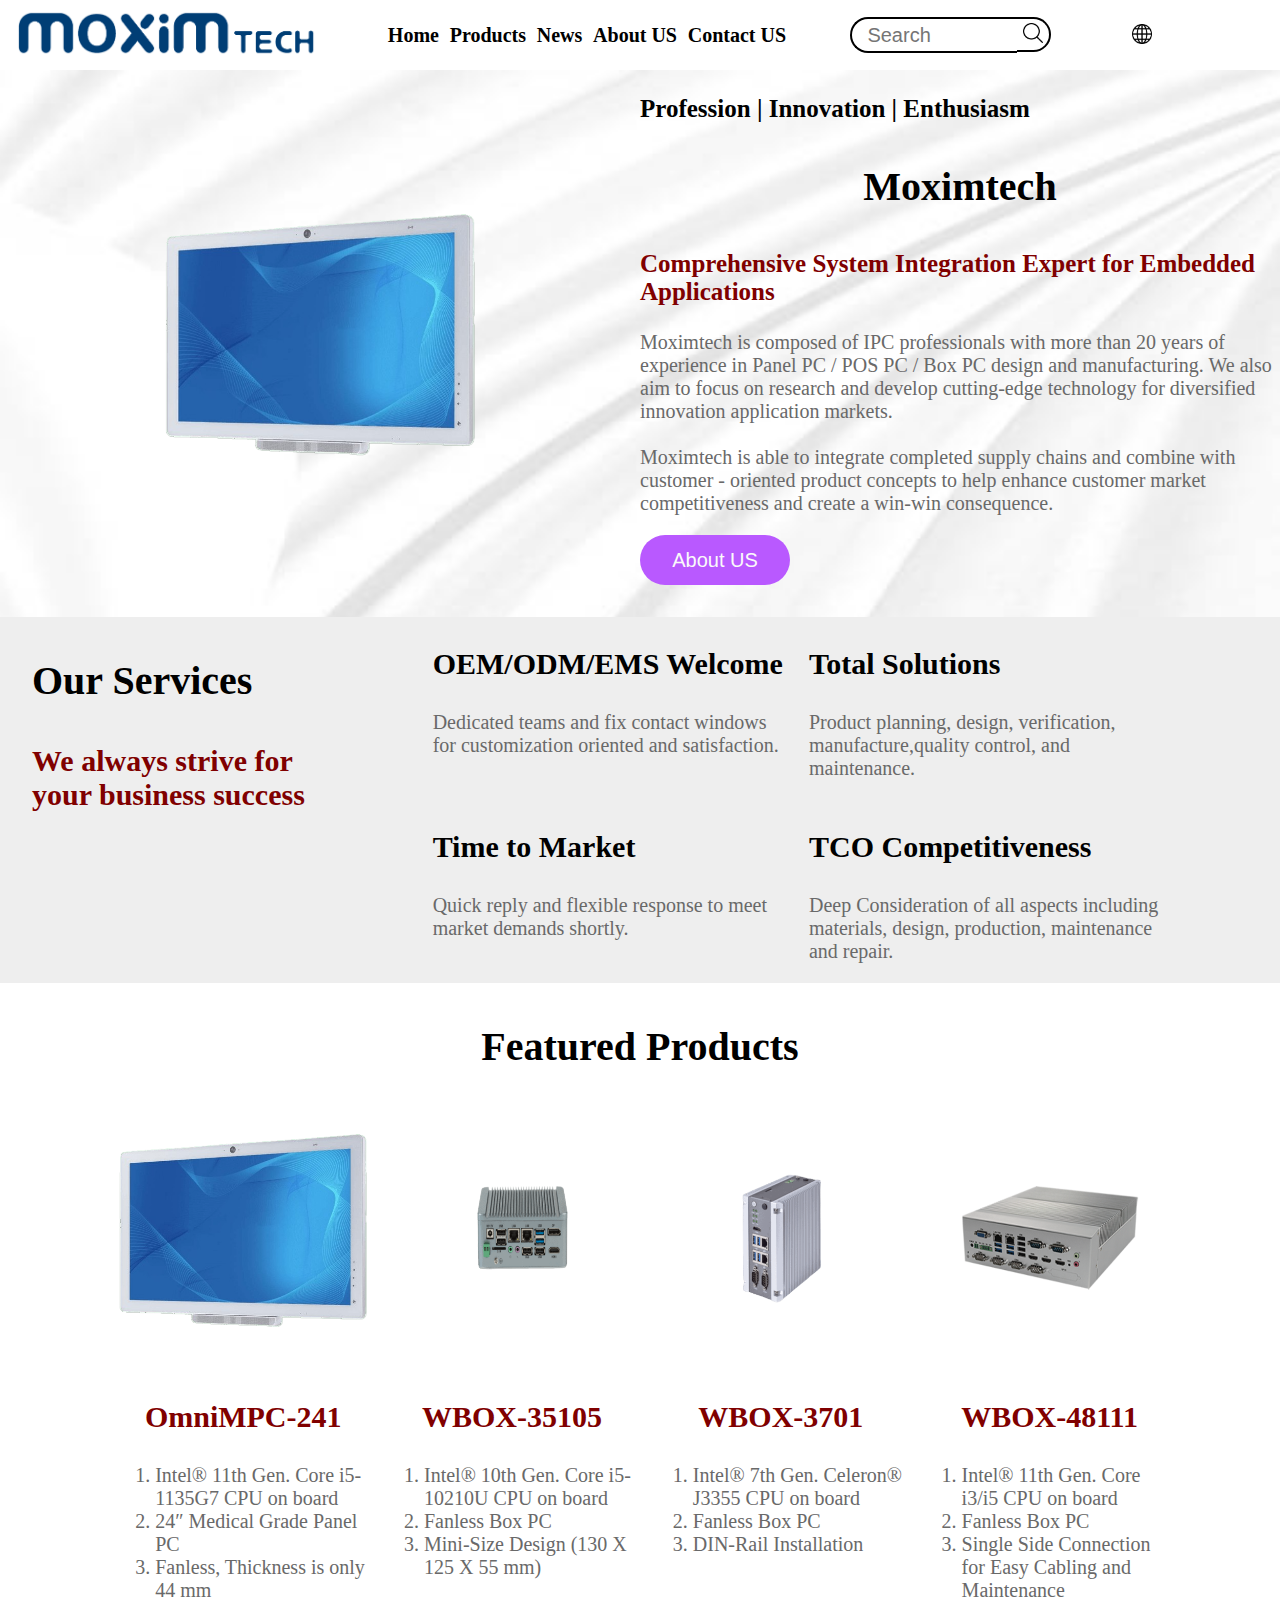
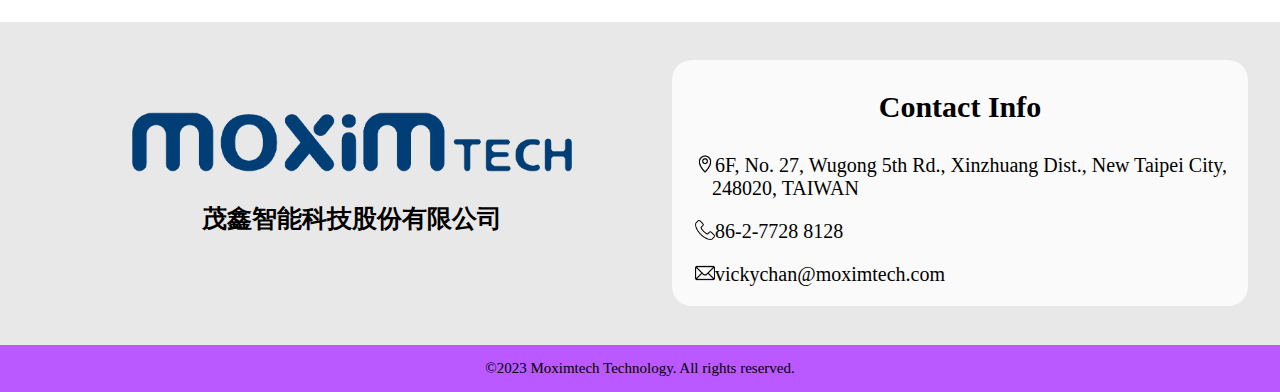
<file: Moximtech/EN/index.html>
<!DOCTYPE html>
<html>
    <head>
        <meta name="viewport" content="width=device-width, initial-scale=1.0 , user-scalable=no">
        <meta charset="utf-8"></meat>
        <meta name="description" content="Moximtech is composed of IPC professionals with more than 20 years of experience in Panel PC / POS PC / Box PC design and manufacturing.">
        <title>Moximtech</title>
        <link rel="shortcut icon" href="../Picture/Moximtech_ico.ico"/>
        <link rel="stylesheet" href="Basic.css"/>
        <link rel="stylesheet" href="index.css"/>
        <script src="Basic.js"></script>
    </head>

    <body>
        <!--導覽列-->
        <div class="guide">
            <div class="logo">
                <a href="index.html"><img src="../Picture/Moximtech_Logo.png"></a>
            </div>
            <div class="link">
                <div class="drop-down-menu">
                    <a href="index.html">Home</a>
                    <a href="Products.html">Products</a>
                    <a href="News.html">News</a>
                    <a href="About US.html">About US</a>
                    <a href="Contact US.html">Contact US</a>
                </div>
                <div class="search">
                    <form action="https://www.google.com/search" method="get" target="_blank">
                        <input class="search-bar" type="text" name="q" placeholder="Search" autocomplete="off">
                        <button class="search-btn"><img src="../Picture/Search.png" height="20px"></button>
                    </form>
                </div>
                <div class="language" onclick="languagebtn()">
                    <button class="language-btn"><img src="../Picture/language.png" height="20px">
                    </button>
                    <div class="language-content">
                        <a href="../EN/index.html">English</a>
                        <a href="../ZH-TW/index.html">繁中</a>
                    </div>
                </div>
                <div class="menu" onclick="menubtn()">
                    <button class="menu-btn"><img src="../Picture/Menu.png" height=" 20px">
                    </button>
                    <div class="menu-content">
                        <a href="index.html">Home</a>
                        <a href="Products.html">Products</a>
                        <a href="News.html">News</a>
                        <a href="About US.html">About US</a>
                        <a href="Contact US.html">Contact US</a>
                    </div>
                </div>
            </div>
        </div>

        <!--內文-->
        <div class="content">
            <div class="content1">
                <div class="word1">
                    <img src="../Picture/medical-panel-pc-omnimpc-241.png">
                </div>
                <div class="word2">
                    <p class="p1">Profession | Innovation | Enthusiasm</p>
                    <p class="p2">Moximtech</p>
                    <p class="p3">Comprehensive System Integration Expert for Embedded Applications</p>
                    <p class="p4">Moximtech is composed of IPC professionals with more than 20 years of experience 
                        in Panel PC / POS PC / Box PC design and manufacturing. We also aim to focus on research and 
                        develop cutting-edge technology for diversified innovation application markets.
                        <br><br>
                        Moximtech is able to integrate completed supply chains and combine with customer
                        - oriented product concepts to help enhance customer market competitiveness and create a win-win
                         consequence. 
                    </p>
                    <a onclick="location.href='About US.html'">
                        <button class="color-transition-button">
                            <span class="button-text">About US</span>
                            <span class="fill"></span>
                        </button>
                    </a>
                </div>
            </div>
            <div class="content2">
                <div class="word1">
                    <p class="p1">Our Services</p>
                    <p class="p2">We always strive for your business success</p>
                </div>
                <div class="word2">
                    <div class="word2-1">
                        <p class="p1">OEM/ODM/EMS Welcome</p>
                        <p class="p2">Dedicated teams and fix contact windows for customization oriented and satisfaction.</p>
                    </div>
                    <div class="word2-1">
                        <p class="p1">Total Solutions</p>
                        <p class="p2">Product planning, design, verification, manufacture,quality control, and maintenance.</p>
                    </div>
                    <div class="word2-1">
                        <p class="p1">Time to Market</p>
                        <p class="p2">Quick reply and flexible response to meet market demands shortly.</p>
                    </div>
                    <div class="word2-1">
                        <p class="p1">TCO Competitiveness</p>
                        <p class="p2">Deep Consideration of all aspects including materials, design, production, maintenance and repair.</p>
                    </div>
                </div>
            </div>
            <div class="content3">
                <div class="word1">
                    <p>Featured Products</p>
                </div>
                <div class="word2">
                    <div class="word2-1">
                        <img src="../Picture/medical-panel-pc-omnimpc-241.png">
                        <p class="p1">OmniMPC-241</p>
                        <ol class="p2">
                            <li>Intel® 11th Gen. Core i5-1135G7 CPU on board</li>
                            <li>24″ Medical Grade Panel PC</li>
                            <li>Fanless, Thickness is only 44 mm </li>
                        </ol>
                    </div>
                    <div class="word2-1">
                        <img src="../Picture/WBOX-35105.png">
                        <p class="p1">WBOX-35105</p>
                        <ol class="p2">
                            <li>Intel® 10th Gen. Core i5-10210U CPU  on board</li>
                            <li>Fanless Box PC</li>
                            <li>Mini-Size Design (130 X 125 X 55 mm)</li>
                        </ol>
                    </div>
                    <div class="word2-1">
                        <img src="../Picture/WBOX-3701.png">
                        <p class="p1">WBOX-3701</p>
                        <ol class="p2">
                            <li>Intel® 7th Gen. Celeron® J3355 CPU on board</li>
                            <li>Fanless Box PC</li>
                            <li>DIN-Rail Installation</li>
                        </ol>
                    </div>
                    <div class="word2-1">
                        <img src="../Picture/WBOX-48111.png">
                        <p class="p1">WBOX-48111</p>
                        <ol class="p2">
                            <li>Intel® 11th Gen. Core i3/i5 CPU on board</li>
                            <li>Fanless Box PC</li>
                            <li>Single Side Connection for Easy Cabling and Maintenance</li>
                        </ol>
                    </div>
                </div>
            </div>
            <div class="content4">
                <div class="word1">
                    <img src="../Picture/Moximtech_Logo.png">
                    <p class="p1">茂鑫智能科技股份有限公司</p>
                </div>
                <div class="word2">
                    <p class="p1">Contact Info</p>
                    <img src="../Picture/Address.png">
                    <ol class="p2">
                        <p>6F, No. 27, Wugong 5th Rd., Xinzhuang Dist., New Taipei City, 248020, TAIWAN</p>
                    </ol>
                    <img src="../Picture/Phone.png">
                    <ol class="p2">
                        <p>86-2-7728 8128</p>
                    </ol>
                    <img src="../Picture/Mail.png">
                    <ol class="p2">
                        <a href="mailto:vickychan@moximtech.com">vickychan@moximtech.com</a>
                    </ol>
                </div>
            </div>
        </div>

        <!--頁尾-->
        <div class="copyright">
           <p>©2023 Moximtech Technology. All rights reserved.</p>
        </div>
    </body>
</html>
</file>
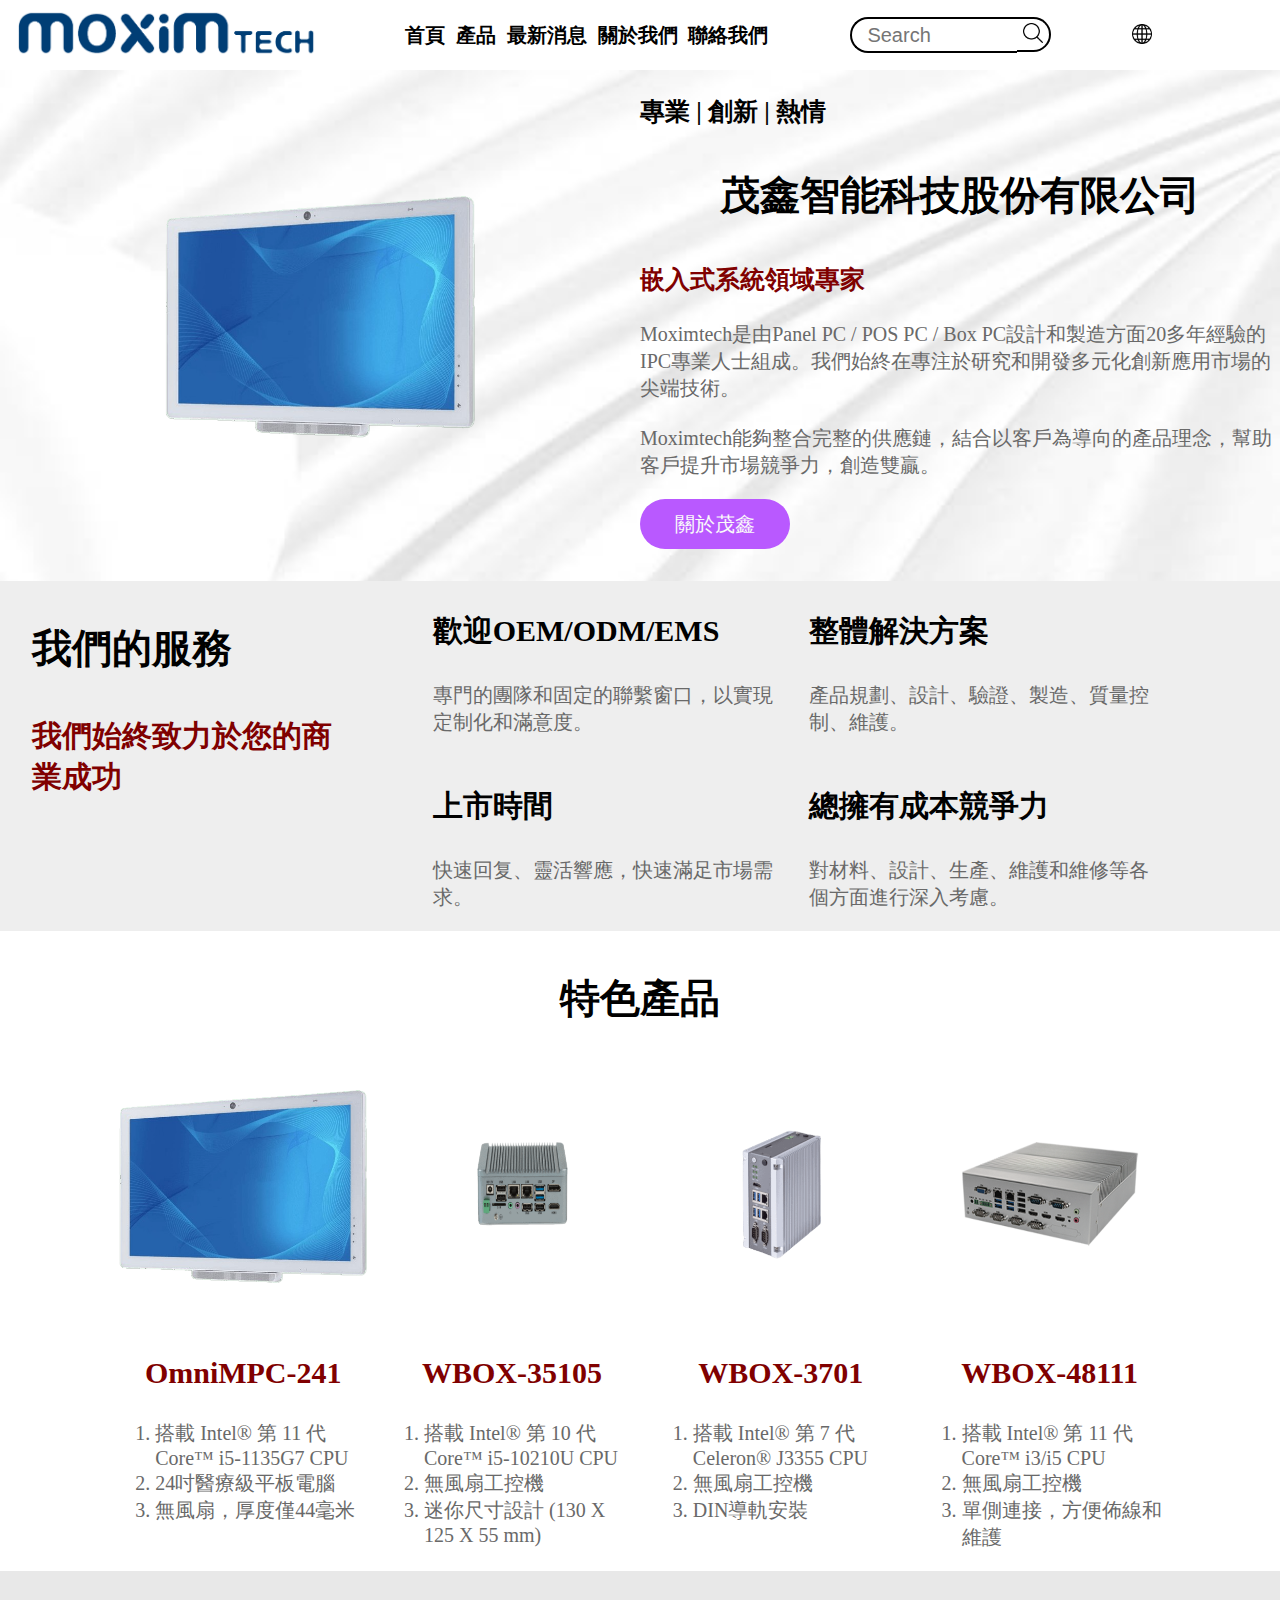
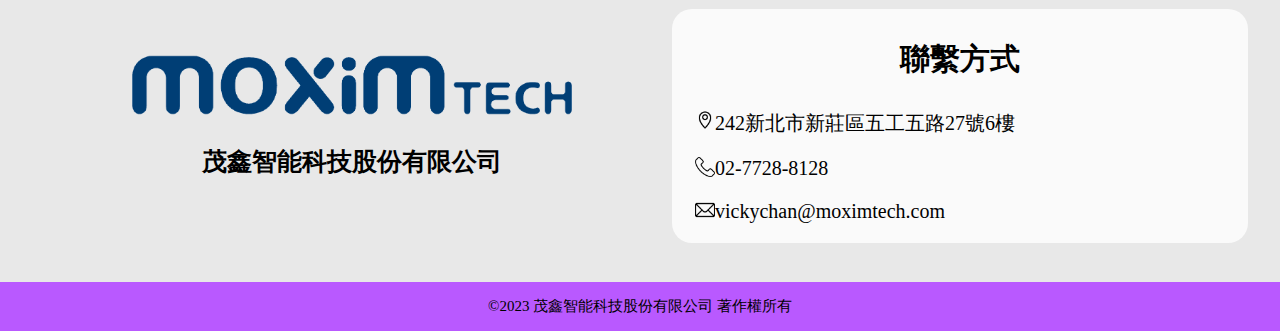
<file: Moximtech/ZH-TW/index.html>
<!DOCTYPE html>
<html>
    <head>
        <meta name="viewport" content="width=device-width, initial-scale=1.0 , user-scalable=no">
        <meta charset="UTF-8"></meat>
        <title>Moximtech</title>
        <link rel="shortcut icon" href="../Picture/Moximtech_ico.ico"/>
        <link rel="stylesheet" href="Basic.css"/>
        <link rel="stylesheet" href="index.css"/>
        <script src="Basic.js"></script>
    </head>

    <body>
        <!--導覽列-->
        <div class="guide">
            <div class="logo">
                <a href="index.html"><img src="../Picture/Moximtech_Logo.png"></a>
            </div>
            <div class="link">
                <div class="drop-down-menu">
                    <a href="index.html">首頁</a>
                    <a href="Products.html">產品</a>
                    <a href="News.html">最新消息</a>
                    <a href="About US.html">關於我們</a>
                    <a href="Contact US.html">聯絡我們</a>
                </div>
                <div class="search">
                    <form action="https://www.google.com/search" method="get" target="_blank">
                        <input class="search-bar" type="text" name="q" placeholder="Search" autocomplete="off">
                        <button class="search-btn"><img src="../Picture/Search.png" height="20px"></button>
                    </form>
                </div>
                <div class="language" onclick="languagebtn()">
                    <button class="language-btn"><img src="../Picture/language.png" height="20px">
                    </button>
                    <div class="language-content">
                        <a href="../EN/index.html">English</a>
                        <a href="../ZH-TW/index.html">繁中</a>
                    </div>
                </div>
                <div class="menu" onclick="menubtn()">
                    <button class="menu-btn"><img src="../Picture/Menu.png" height=" 20px">
                    </button>
                    <div class="menu-content">
                        <a href="index.html">首頁</a>
                        <a href="Products.html">產品</a>
                        <a href="News.html">最新消息</a>
                        <a href="About US.html">關於我們</a>
                        <a href="Contact US.html">聯絡我們</a>
                    </div>
                </div>
            </div>
        </div>

        <!--內文-->
        <div class="content">
            <div class="content1">
                <div class="word1">
                    <img src="../Picture/medical-panel-pc-omnimpc-241.png">
                </div>
                <div class="word2">
                    <p class="p1">專業 | 創新 | 熱情</p>
                    <p class="p2">茂鑫智能科技股份有限公司</p>
                    <p class="p3">嵌入式系統領域專家</p>
                    <p class="p4">Moximtech是由Panel PC / POS PC / Box PC設計和製造方面20多年經驗的IPC專業人士組成。我們始終在專注於研究和開發多元化創新應用市場的尖端技術。
                        <br><br>
                        Moximtech能夠整合完整的供應鏈，結合以客戶為導向的產品理念，幫助客戶提升市場競爭力，創造雙贏。
                    </p>
                    <a onclick="location.href='About US.html'">
                        <button class="color-transition-button">
                            <span class="button-text">關於茂鑫</span>
                            <span class="fill"></span>
                        </button>
                    </a>
                </div>
            </div>
            <div class="content2">
                <div class="word1">
                    <p class="p1">我們的服務</p>
                    <p class="p2">我們始終致力於您的商業成功</p>
                </div>
                <div class="word2">
                    <div class="word2-1">
                        <p class="p1">歡迎OEM/ODM/EMS</p>
                        <p class="p2">專門的團隊和固定的聯繫窗口，以實現定制化和滿意度。</p>
                    </div>
                    <div class="word2-1">
                        <p class="p1">整體解決方案</p>
                        <p class="p2">產品規劃、設計、驗證、製造、質量控制、維護。</p>
                    </div>
                    <div class="word2-1">
                        <p class="p1">上市時間</p>
                        <p class="p2">快速回复、靈活響應，快速滿足市場需求。</p>
                    </div>
                    <div class="word2-1">
                        <p class="p1">總擁有成本競爭力</p>
                        <p class="p2">對材料、設計、生產、維護和維修等各個方面進行深入考慮。</p>
                    </div>
                </div>
            </div>
            <div class="content3">
                <div class="word1">
                    <p>特色產品</p>
                </div>
                <div class="word2">
                    <div class="word2-1">
                        <img src="../Picture/medical-panel-pc-omnimpc-241.png">
                        <p class="p1">OmniMPC-241</p>
                        <ol class="p2">
                            <li>搭載 Intel® 第 11 代 Core™ i5-1135G7 CPU</li>
                            <li>24吋醫療級平板電腦</li>
                            <li>無風扇，厚度僅44毫米</li>
                        </ol>
                    </div>
                    <div class="word2-1">
                        <img src="../Picture/WBOX-35105.png">
                        <p class="p1">WBOX-35105</p>
                        <ol class="p2">
                            <li>搭載 Intel® 第 10 代 Core™ i5-10210U CPU</li>
                            <li>無風扇工控機</li>
                            <li>迷你尺寸設計 (130 X 125 X 55 mm)</li>
                        </ol>
                    </div>
                    <div class="word2-1">
                        <img src="../Picture/WBOX-3701.png">
                        <p class="p1">WBOX-3701</p>
                        <ol class="p2">
                            <li>搭載 Intel® 第 7 代 Celeron® J3355 CPU</li>
                            <li>無風扇工控機</li>
                            <li>DIN導軌安裝</li>
                        </ol>
                    </div>
                    <div class="word2-1">
                        <img src="../Picture/WBOX-48111.png">
                        <p class="p1">WBOX-48111</p>
                        <ol class="p2">
                            <li>搭載 Intel® 第 11 代 Core™ i3/i5 CPU</li>
                            <li>無風扇工控機</li>
                            <li>單側連接，方便佈線和維護</li>
                        </ol>
                    </div>
                </div>
            </div>
            <div class="content4">
                <div class="word1">
                    <img src="../Picture/Moximtech_Logo.png">
                    <p class="p1">茂鑫智能科技股份有限公司</p>
                </div>
                <div class="word2">
                    <p class="p1">聯繫方式</p>
                    <img src="../Picture/Address.png">
                    <ol class="p2">
                        <p>242新北市新莊區五工五路27號6樓</p>
                    </ol>
                    <img src="../Picture/Phone.png">
                    <ol class="p2">
                        <p>02-7728-8128</p>
                    </ol>
                    <img src="../Picture/Mail.png">
                    <ol class="p2">
                        <a href="mailto:vickychan@moximtech.com">vickychan@moximtech.com</a>
                    </ol>
                </div>
            </div>
        </div>

        <!--頁尾-->
        <div class="copyright">
           <p>©2023 茂鑫智能科技股份有限公司 著作權所有</p>
        </div>
    </body>
</html>
</file>
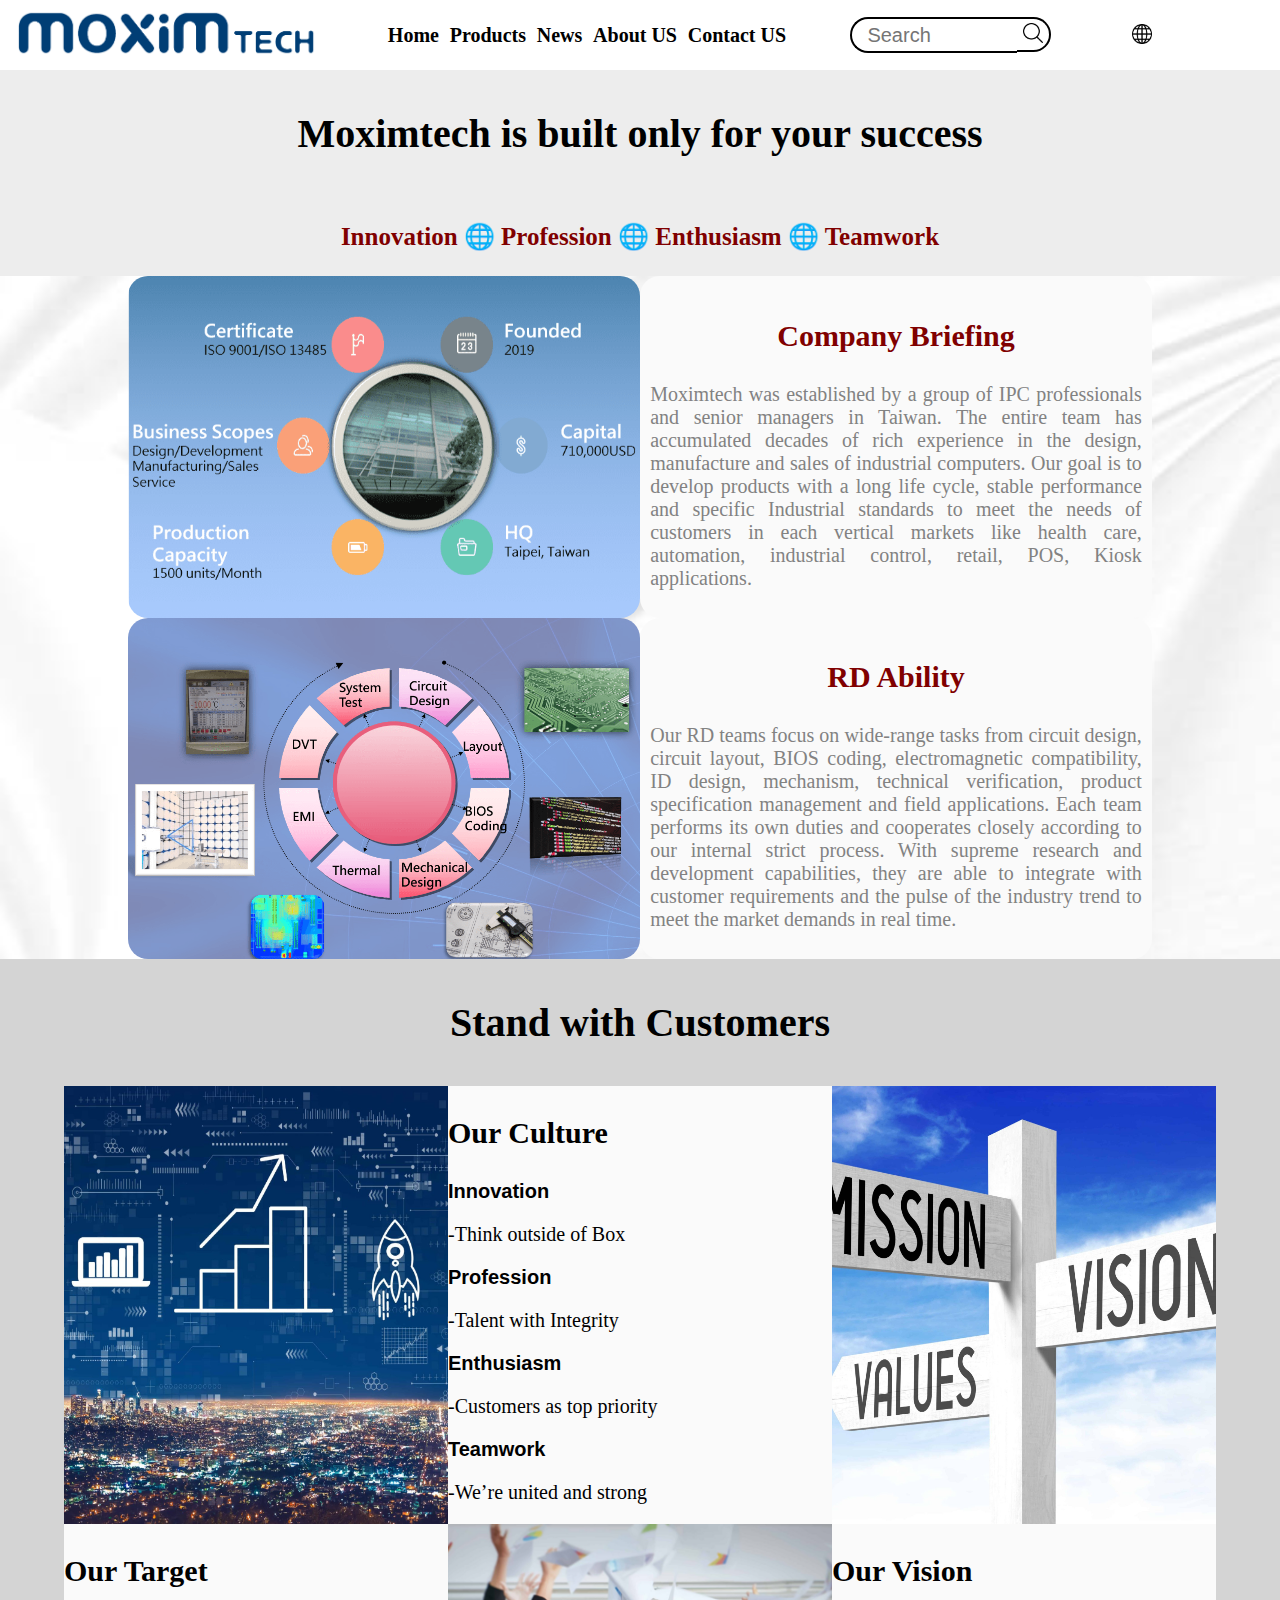
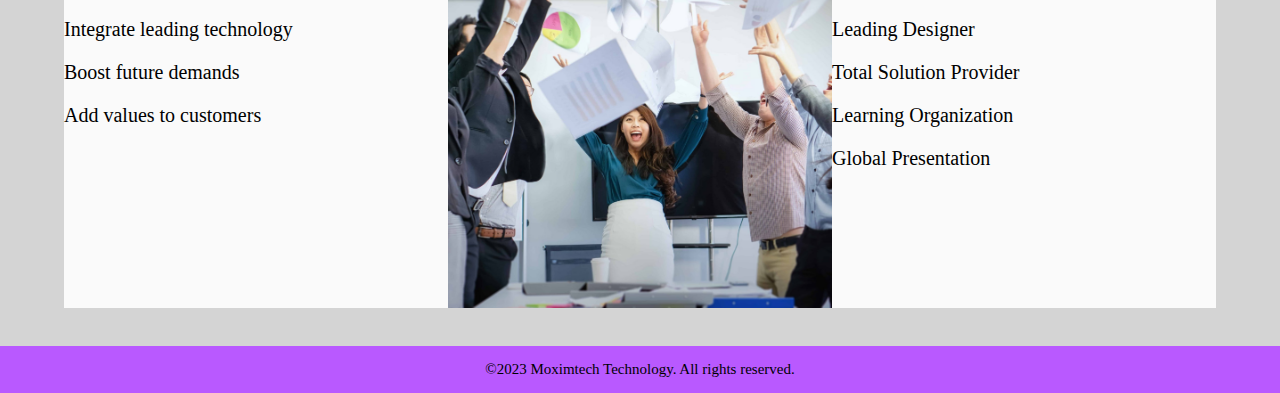
<file: Moximtech/EN/About US.html>
<!DOCTYPE html>
<html>
    <head>
        <meta name="viewport" content="width=device-width, initial-scale=1.0">
        <meta charset="UTF-8"></meat>
        <title>Moximtech</title>
        <link rel="shortcut icon" href="../Picture/Moximtech_ico.ico"/>
        <link rel="stylesheet" href="Basic.css"/>
        <link rel="stylesheet" href="About US.css"/>
        <script src="Basic.js"> </script>
    </head>

    <body>
        <!--導覽列-->
        <div class="guide">
            <div class="logo">
                <a href="index.html"><img src="../Picture/Moximtech_Logo.png"></a>
            </div>
            <div class="link">
                <div class="drop-down-menu">
                    <a href="index.html">Home</a>
                    <a href="Products.html">Products</a>
                    <a href="News.html">News</a>
                    <a href="About US.html">About US</a>
                    <a href="Contact US.html">Contact US</a>
                </div>
                <div class="search">
                    <form action="https://www.google.com/search" method="get" target="_blank">
                        <input class="search-bar" type="text" name="q" placeholder="Search" autocomplete="off">
                        <button class="search-btn"><img src="../Picture/Search.png" height="20px"></button>
                    </form>
                </div>
                <div class="language" onclick="languagebtn()">
                    <button class="language-btn"><img src="../Picture/language.png" height="20px">
                    </button>
                    <div class="language-content">
                        <a href="../EN/About US.html">English</a>
                        <a href="../ZH-TW/About US.html">繁中</a>
                    </div>
                </div>
                <div class="menu" onclick="menubtn()">
                    <button class="menu-btn"><img src="../Picture/Menu.png" height=" 20px">
                    </button>
                    <div class="menu-content">
                        <a href="index.html">Home</a>
                        <a href="Products.html">Products</a>
                        <a href="News.html">News</a>
                        <a href="About US.html">About US</a>
                        <a href="Contact US.html">Contact US</a>
                    </div>
                </div>
            </div>
        </div>

        <!--內文-->
        <div class="content">
            <div class="content1">
                <div class="word1">
                    <p class="p1">Moximtech is built only for your success</p>
                    <p class="p2">Innovation 🌐 Profession 🌐 Enthusiasm 🌐 Teamwork</p>
                </div>
            </div>
            <div class="content2">
                <div class="word1">
                    <img src="../Picture/test1.png">
                </div>
                <div class="word2">
                    <p class="p1">Company Briefing</p>
                    <p class="p2">Moximtech was established by a group of IPC professionals and senior managers in Taiwan. 
                        The entire team has accumulated decades of rich experience in the design, 
                        manufacture and sales of industrial computers. Our goal is to develop products with a long life cycle, 
                        stable performance and specific Industrial standards to meet the needs of customers in each vertical markets like health care, 
                        automation, industrial control, retail, POS, Kiosk applications.
                    </p>
                </div>
                <div class="word1">
                    <img src="../Picture/test2.png">
                </div>
                <div class="word2">
                    <p class="p1">RD Ability</p>
                    <p class="p2">Our RD teams focus on wide-range tasks from circuit design, circuit layout, BIOS coding, 
                        electromagnetic compatibility, ID design, mechanism, technical verification, product specification management and field applications.  
                        Each team performs its own duties and cooperates closely according to our internal strict process. With supreme research and development capabilities, 
                        they are able to integrate with customer requirements and the pulse of the industry trend to meet the market demands in real time.
                    </p>
                </div>
            </div>
            <div class="content3">
                <div class="word1">
                    <p>Stand with Customers</p>
                </div>
                <div class="word2">
                    <img src="../Picture/test5.png">
                </div>
                <div class="word3">
                    <p class="p1">Our Culture</p>
                    <p class="p2">Innovation</p>
                    <p class="p3">-Think outside of Box</p>
                    <p class="p2">Profession</p>
                    <p class="p3">-Talent with Integrity</p>
                    <p class="p2">Enthusiasm</p>
                    <p class="p3">-Customers as top priority </p>
                    <p class="p2">Teamwork</p>
                    <p class="p3">-We’re united and strong </p>
                </div>
                <div class="word2">
                    <img src="../Picture/test6.png">
                </div>
                <div class="word3">
                    <p class="p1">Our Target</p>
                    <p class="p3">Integrate leading technology</p>
                    <p class="p3">Boost future demands</p>
                    <p class="p3">Add values to customers</p>
                </div>
                <div class="word2">
                    <img src="../Picture/test7.png">
                </div>
                <div class="word3">
                    <p class="p1">Our Vision</p>
                    <p class="p3">Leading Designer</p>
                    <p class="p3">Total Solution Provider</p>
                    <p class="p3">Learning Organization</p>
                    <p class="p3">Global Presentation</p>
                </div>
            </div>
        </div>

        <!--頁尾-->
        <div class="copyright">
           <p>©2023 Moximtech Technology. All rights reserved.</p>
        </div>
    </body>
</html>
</file>
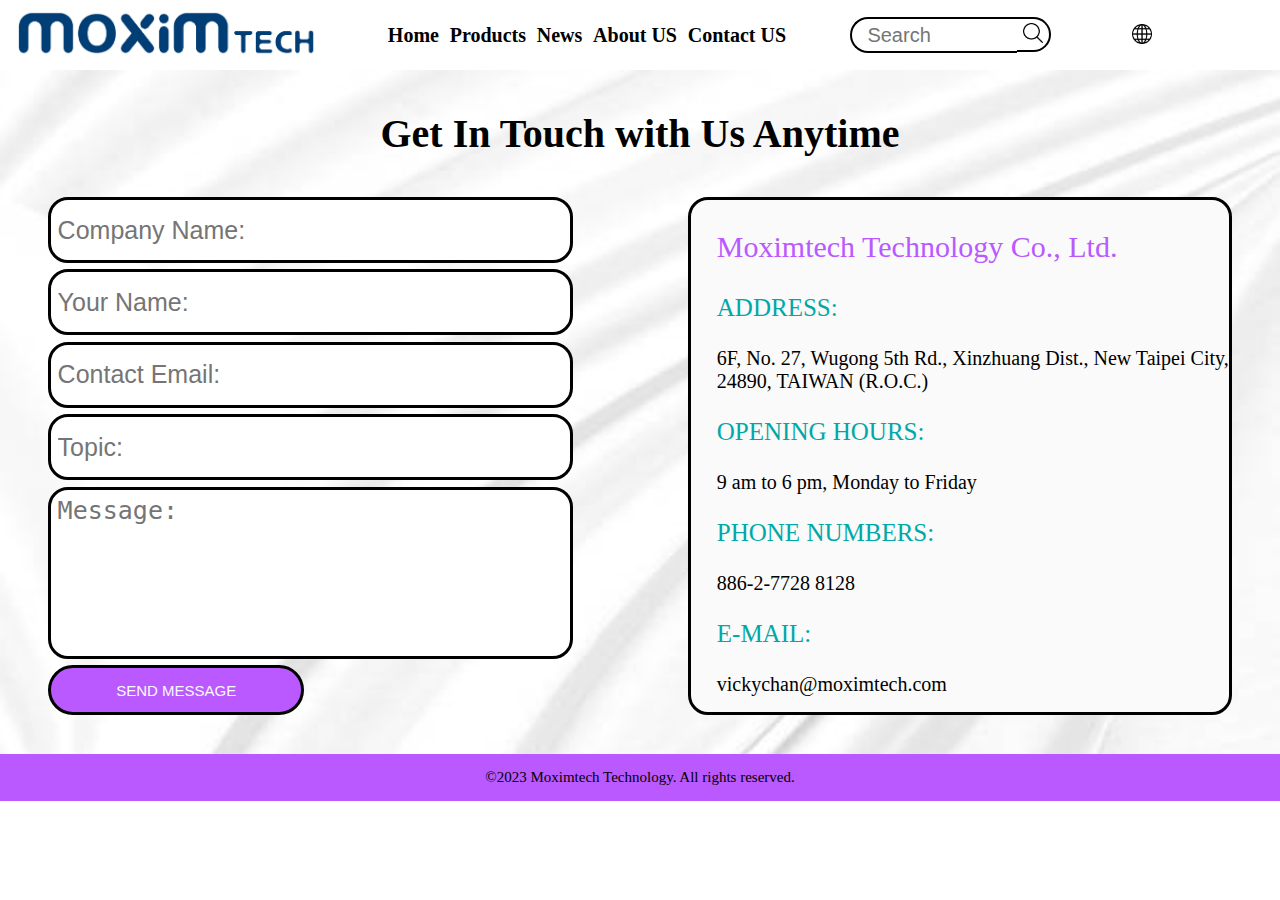
<file: Moximtech/EN/Contact US.html>
<!DOCTYPE html>
<html>
    <head>
        <meta name="viewport" content="width=device-width, initial-scale=1.0">
        <meta charset="UTF-8"></meat>
        <title>Moximtech</title>
        <link rel="shortcut icon" href="../Picture/Moximtech_ico.ico"/>
        <link rel="stylesheet" href="Basic.css"/>
        <link rel="stylesheet" href="Contact US.css"/>
        <script src="Basic.js"> </script>
    </head>

    <body>
        <!--導覽列-->
        <div class="guide">
            <div class="logo">
                <a href="index.html"><img src="../Picture/Moximtech_Logo.png"></a>
            </div>
            <div class="link">
                <div class="drop-down-menu">
                    <a href="index.html">Home</a>
                    <a href="Products.html">Products</a>
                    <a href="News.html">News</a>
                    <a href="About US.html">About US</a>
                    <a href="Contact US.html">Contact US</a>
                </div>
                <div class="search">
                    <form action="https://www.google.com/search" method="get" target="_blank">
                        <input class="search-bar" type="text" name="q" placeholder="Search" autocomplete="off">
                        <button class="search-btn"><img src="../Picture/Search.png" height="20px"></button>
                    </form>
                </div>
                <div class="language" onclick="languagebtn()">
                    <button class="language-btn"><img src="../Picture/language.png" height="20px">
                    </button>
                    <div class="language-content">
                        <a href="../EN/Contact US.html">English</a>
                        <a href="../ZH-TW/Contact US.html">繁中</a>
                    </div>
                </div>
                <div class="menu" onclick="menubtn()">
                    <button class="menu-btn"><img src="../Picture/Menu.png" height=" 20px">
                    </button>
                    <div class="menu-content">
                        <a href="index.html">Home</a>
                        <a href="Products.html">Products</a>
                        <a href="News.html">News</a>
                        <a href="About US.html">About US</a>
                        <a href="Contact US.html">Contact US</a>
                    </div>
                </div>
            </div>
        </div>

        <!--內文-->
        <div class="content">
            <div class="content1">
                <div class="word1">
                    <p>Get In Touch with Us Anytime</p>
                </div>
            </div>
            <div class="content2">  
                <div class="word1">
                    <form action="Contact US.php" method="post" target="_top">
                        <input type="text" placeholder="Company Name:" name="companyname" autocomplete="off">
                        <input type="text" placeholder="Your Name:" name="username" autocomplete="off">
                        <input type="text" placeholder="Contact Email:" name="emailText" autocomplete="off">
                        <input type="text" placeholder="Topic:" name="subject" autocomplete="off">
                        <textarea placeholder="Message:" name="body" autocomplete="off"></textarea>
                        <!-- <input type="submit" value="送出"> -->
                        <button class="color-transition-button" type="submit">
                            <span class="button-text">SEND MESSAGE</span>
                            <span class="fill"></span>
                        </button>
                    </form>
                </div>
                <div class="word2">
                    <p class="p1">Moximtech Technology Co., Ltd.</p>
                    <p class="p2">ADDRESS:</p>
                    <p class="p3">6F, No. 27, Wugong 5th Rd., Xinzhuang Dist., New Taipei City, 24890, TAIWAN (R.O.C.)</p>
                    <p class="p2">OPENING HOURS:</p>
                    <p class="p3">9 am to 6 pm, Monday to Friday</p>
                    <p class="p2">PHONE NUMBERS:</p>
                    <p class="p3">886-2-7728 8128</p>
                    <p class="p2">E-MAIL:</p>
                    <a class="p3" href="mailto:vickychan@moximtech.com">vickychan@moximtech.com</a>
                </div>
            </div>
            <script src="../EN/Contact US.js"></script>
        </div>
        <!--頁尾-->
        <div class="copyright">
           <p>©2023 Moximtech Technology. All rights reserved.</p>
        </div>
    </body>
</html>
</file>
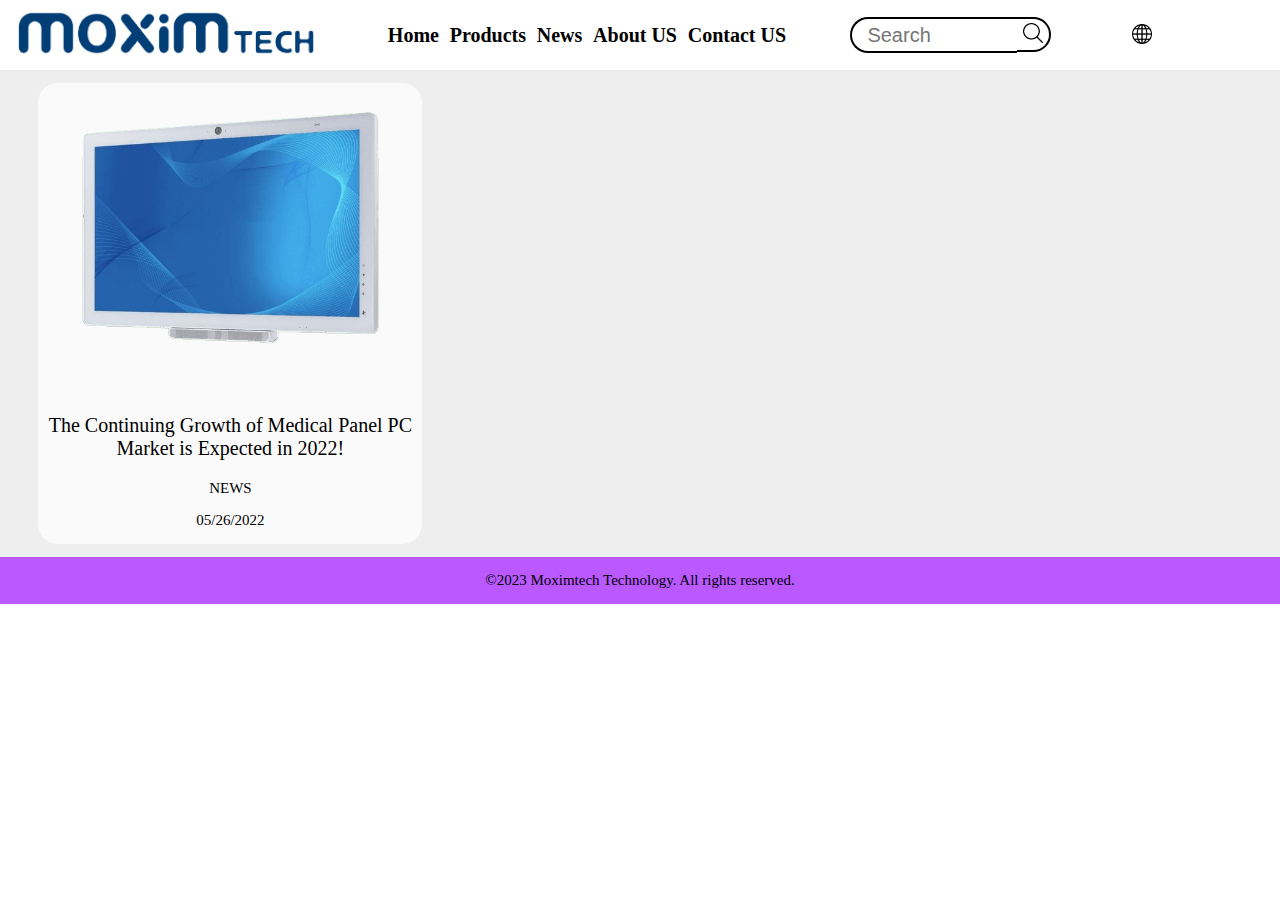
<file: Moximtech/EN/News.html>
<!DOCTYPE html>
<html>
    <head>
        <meta name="viewport" content="width=device-width, initial-scale=1.0">
        <meta charset="UTF-8"></meat>
        <title>Moximtech</title>
        <link rel="shortcut icon" href="../Picture/Moximtech_ico.ico"/>
        <link rel="stylesheet" href="Basic.css"/>
        <link rel="stylesheet" href="News.css"/>
        <script src="Basic.js"> </script>
    </head>

    <body>
        <!--導覽列-->
        <div class="guide">
            <div class="logo">
                <a href="index.html"><img src="../Picture/Moximtech_Logo.png"></a>
            </div>
            <div class="link">
                <div class="drop-down-menu">
                    <a href="index.html">Home</a>
                    <a href="Products.html">Products</a>
                    <a href="News.html">News</a>
                    <a href="About US.html">About US</a>
                    <a href="Contact US.html">Contact US</a>
                </div>
                <div class="search">
                    <form action="https://www.google.com/search" method="get" target="_blank">
                        <input class="search-bar" type="text" name="q" placeholder="Search" autocomplete="off">
                        <button class="search-btn"><img src="../Picture/Search.png" height="20px"></button>
                    </form>
                </div>
                <div class="language" onclick="languagebtn()">
                    <button class="language-btn"><img src="../Picture/language.png" height="20px">
                    </button>
                    <div class="language-content">
                        <a href="../EN/News.html">English</a>
                        <a href="../ZH-TW/News.html">繁中</a>
                    </div>
                </div>
                <div class="menu" onclick="menubtn()">
                    <button class="menu-btn"><img src="../Picture/Menu.png" height=" 20px">
                    </button>
                    <div class="menu-content">
                        <a href="index.html">Home</a>
                        <a href="Products.html">Products</a>
                        <a href="News.html">News</a>
                        <a href="About US.html">About US</a>
                        <a href="Contact US.html">Contact US</a>
                    </div>
                </div>
            </div>
        </div>

        <!--內文-->
        
        <div class="content">
            <div class="content1">
                <div class="word1">
                    <a href="ProductsNews/News1.html">
                        <img src="../Picture/medical-panel-pc-omnimpc-241.png">
                    </a>
                </div>
                <div class="word2">
                    <a class="p1" href="ProductsNews/News1.html">
                        <p class="p1">The Continuing Growth of Medical Panel PC Market is Expected in 2022!</p>
                        <p class="p2">NEWS</p>
                        <p class="p2">05/26/2022</p>
                    </a>
                </div>
            </div>
        </div>

        <!--頁尾-->
        <div class="copyright">
           <p>©2023 Moximtech Technology. All rights reserved.</p>
        </div>
    </body>
</html>
</file>
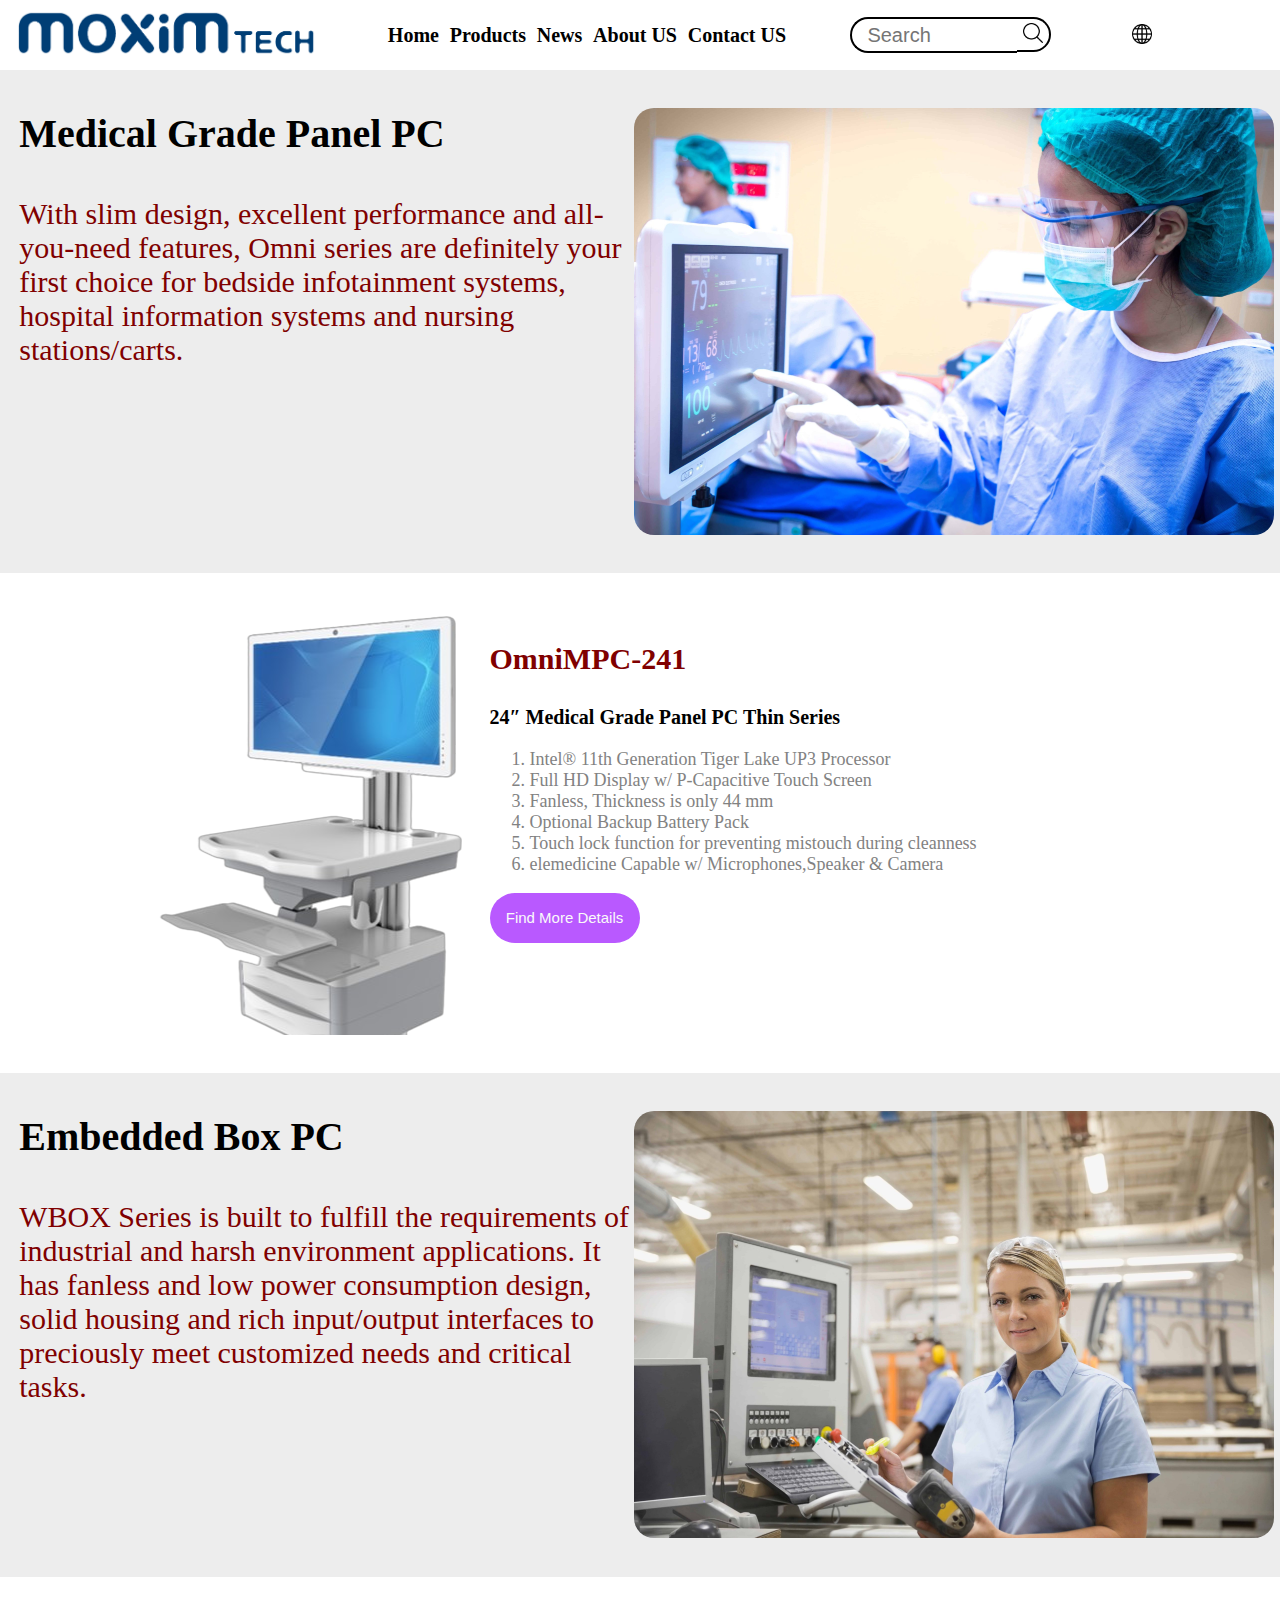
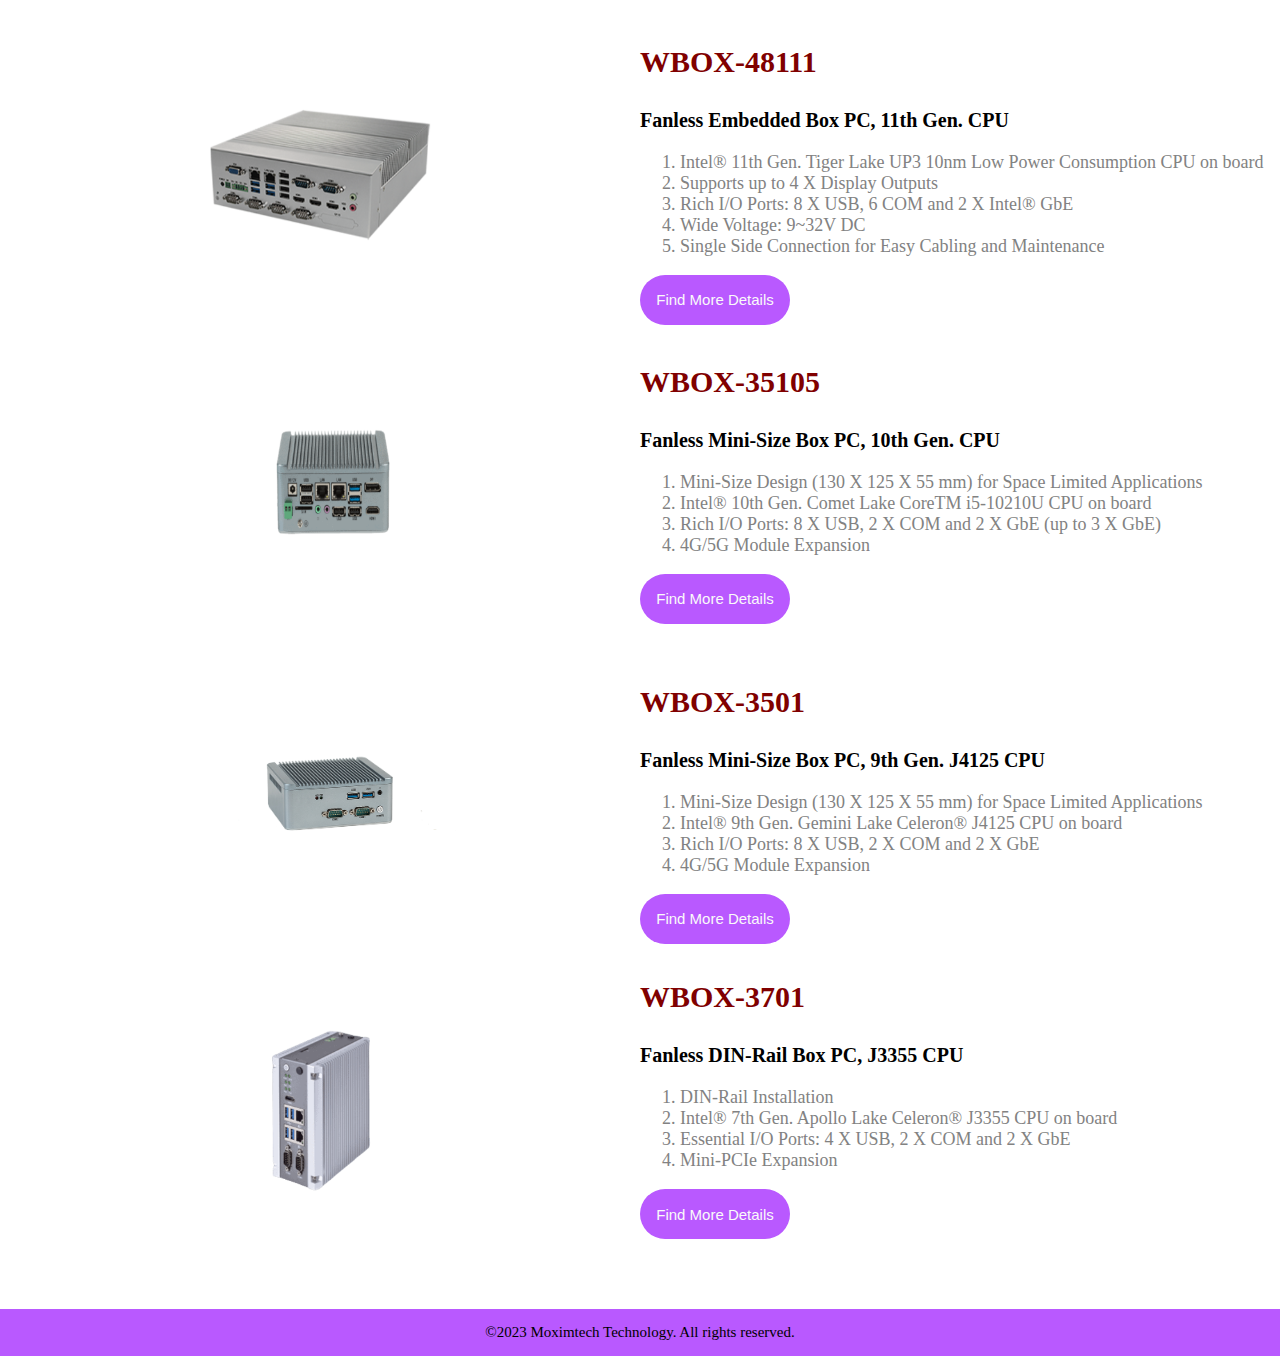
<file: Moximtech/EN/Products.html>
<!DOCTYPE html>
<html>
    <head>
        <meta name="viewport" content="width=device-width, initial-scale=1.0">
        <meta charset="UTF-8"></meat>
        <title>Moximtech</title>
        <link rel="shortcut icon" href="../Picture/Moximtech_ico.ico"/>
        <link rel="stylesheet" href="Basic.css"/>
        <link rel="stylesheet" href="Products.css"/>
        <script src="Basic.js"> </script>
    </head>

    <body>
        <!--導覽列-->
        <div class="guide">
            <div class="logo">
                <a href="index.html"><img src="../Picture/Moximtech_Logo.png"></a>
            </div>
            <div class="link">
                <div class="drop-down-menu">
                    <a href="index.html">Home</a>
                    <a href="Products.html">Products</a>
                    <a href="News.html">News</a>
                    <a href="About US.html">About US</a>
                    <a href="Contact US.html">Contact US</a>
                </div>
                <div class="search">
                    <form action="https://www.google.com/search" method="get" target="_blank">
                        <input class="search-bar" type="text" name="q" placeholder="Search" autocomplete="off">
                        <button class="search-btn"><img src="../Picture/Search.png" height="20px"></button>
                    </form>
                </div>
                <div class="language" onclick="languagebtn()">
                    <button class="language-btn"><img src="../Picture/language.png" height="20px">
                    </button>
                    <div class="language-content">
                        <a href="../EN/Products.html">English</a>
                        <a href="../ZH-TW/Products.html">繁中</a>
                    </div>
                </div>
                <div class="menu" onclick="menubtn()">
                    <button class="menu-btn"><img src="../Picture/Menu.png" height=" 20px">
                    </button>
                    <div class="menu-content">
                        <a href="index.html">Home</a>
                        <a href="Products.html">Products</a>
                        <a href="News.html">News</a>
                        <a href="About US.html">About US</a>
                        <a href="Contact US.html">Contact US</a>
                    </div>
                </div>
            </div>
        </div>

        <!--內文-->
        <div class="content">
            <div class="content1">
                <div class="word1">
                    <p class="p1">Medical Grade Panel PC</p>
                    <p class="p2">With slim design, excellent performance and all-you-need features, 
                        Omni series are definitely your first choice for bedside infotainment systems, 
                        hospital information systems and nursing stations/carts.
                    </p>
                </div>
                <div class="word2">
                    <img src="../Picture/test9.png">
                </div>
            </div>
            <div class="content2">
                <div class="word1">
                    <img src="../Picture/OmniMPC-241-1.png">
                </div>
                <div class="word2">
                    <p class="p1">OmniMPC-241</p>
                    <p class="p2">24″ Medical Grade Panel PC Thin Series</p>
                    <ol class="p3">
                        <li>Intel® 11th Generation Tiger Lake UP3 Processor</li>
                        <li>Full HD Display w/ P-Capacitive Touch Screen</li>
                        <li>Fanless, Thickness is only 44 mm</li>
                        <li>Optional Backup Battery Pack</li>
                        <li>Touch lock function for preventing mistouch during cleanness</li>
                        <li>elemedicine Capable w/ Microphones,Speaker & Camera</li>
                    </ol>
                    <a href="mailto:vickychan@moximtech.com?subject=OmniMPC-241">
                        <button class="color-transition-button">
                            <span class="button-text">Find More Details</span>
                            <span class="fill"></span>
                        </button>
                    </a>
                </div>
            </div>
            <div class="content3">
                <div class="word1">
                    <p class="p1">Embedded Box PC</p>
                    <p class="p2">WBOX Series is built to fulfill the requirements of industrial and harsh environment applications. 
                        It has fanless and low power consumption design, solid housing and rich input/output interfaces  to preciously 
                        meet customized needs and critical tasks.
                    </p>
                </div>
                <div class="word2">
                    <img src="../Picture/test10.png">
                </div>
            </div>
            <div class="content4">
                <div class="word1">
                    <img src="../Picture/WBOX-48111.png">
                </div>
                <div class="word2">
                    <p class="p1">WBOX-48111</p>
                    <p class="p2">Fanless Embedded Box PC, 11th Gen. CPU</p>
                    <ol class="p3">
                        <li>Intel® 11th Gen. Tiger Lake UP3 10nm Low Power Consumption CPU on board</li>
                        <li>Supports up to 4 X Display Outputs</li>
                        <li>Rich I/O Ports: 8 X USB, 6 COM and 2 X Intel® GbE</li>
                        <li>Wide Voltage: 9~32V DC</li>
                        <li>Single Side Connection for Easy Cabling and Maintenance</li>
                    </ol>
                    <a href="mailto:vickychan@moximtech.com?subject=OmniMPC-241">
                        <button class="color-transition-button">
                            <span class="button-text">Find More Details</span>
                            <span class="fill"></span>
                        </button>
                    </a>
                </div>
                <div class="word1">
                    <img src="../Picture/WBOX-35105.png">
                </div>
                <div class="word2">
                    <p class="p1">WBOX-35105</p>
                    <p class="p2">Fanless Mini-Size Box PC, 10th Gen. CPU</p>
                    <ol class="p3">
                        <li>Mini-Size Design (130 X 125 X 55 mm) for Space Limited Applications</li>
                        <li>Intel® 10th Gen. Comet Lake CoreTM i5-10210U CPU on board</li>
                        <li>Rich I/O Ports: 8 X USB, 2 X COM and 2 X GbE (up to 3 X GbE)</li>
                        <li>4G/5G Module Expansion</li>
                    </ol>
                    <a href="mailto:vickychan@moximtech.com?subject=WBOX-35105">
                        <button class="color-transition-button">
                            <span class="button-text">Find More Details</span>
                            <span class="fill"></span>
                        </button>
                    </a>
                </div>
                <div class="word1">
                    <img src="../Picture/WBOX-3501.png">
                </div>
                <div class="word2">
                    <p class="p1">WBOX-3501</p>
                    <p class="p2">Fanless Mini-Size Box PC, 9th Gen. J4125 CPU</p>
                    <ol class="p3">
                        <li>Mini-Size Design (130 X 125 X 55 mm) for Space Limited Applications</li>
                        <li>Intel® 9th Gen. Gemini Lake Celeron® J4125 CPU on board</li>
                        <li>Rich I/O Ports: 8 X USB, 2 X COM and 2 X GbE</li>
                        <li>4G/5G Module Expansion</li>
                    </ol>
                    <a href="mailto:vickychan@moximtech.com?subject=WBOX-3501">
                        <button class="color-transition-button">
                            <span class="button-text">Find More Details</span>
                            <span class="fill"></span>
                        </button>
                    </a>
                </div>
                <div class="word1">
                    <img src="../Picture/WBOX-3701.png">
                </div>
                <div class="word2">
                    <p class="p1">WBOX-3701</p>
                    <p class="p2">Fanless DIN-Rail Box PC, J3355 CPU</p>
                    <ol class="p3">
                        <li>DIN-Rail Installation</li>
                        <li>Intel® 7th Gen. Apollo Lake Celeron® J3355 CPU on board</li>
                        <li>Essential I/O Ports: 4 X USB, 2 X COM and 2 X GbE</li>
                        <li>Mini-PCIe Expansion</li>
                    </ol>
                    <a href="mailto:vickychan@moximtech.com?subject=WBOX-3701">
                        <button class="color-transition-button">
                            <span class="button-text">Find More Details</span>
                            <span class="fill"></span>
                        </button>
                    </a>
                </div>
            </div>
        </div>

        <!--頁尾-->
        <div class="copyright">
           <p>©2023 Moximtech Technology. All rights reserved.</p>
        </div>
    </body>
</html>
</file>
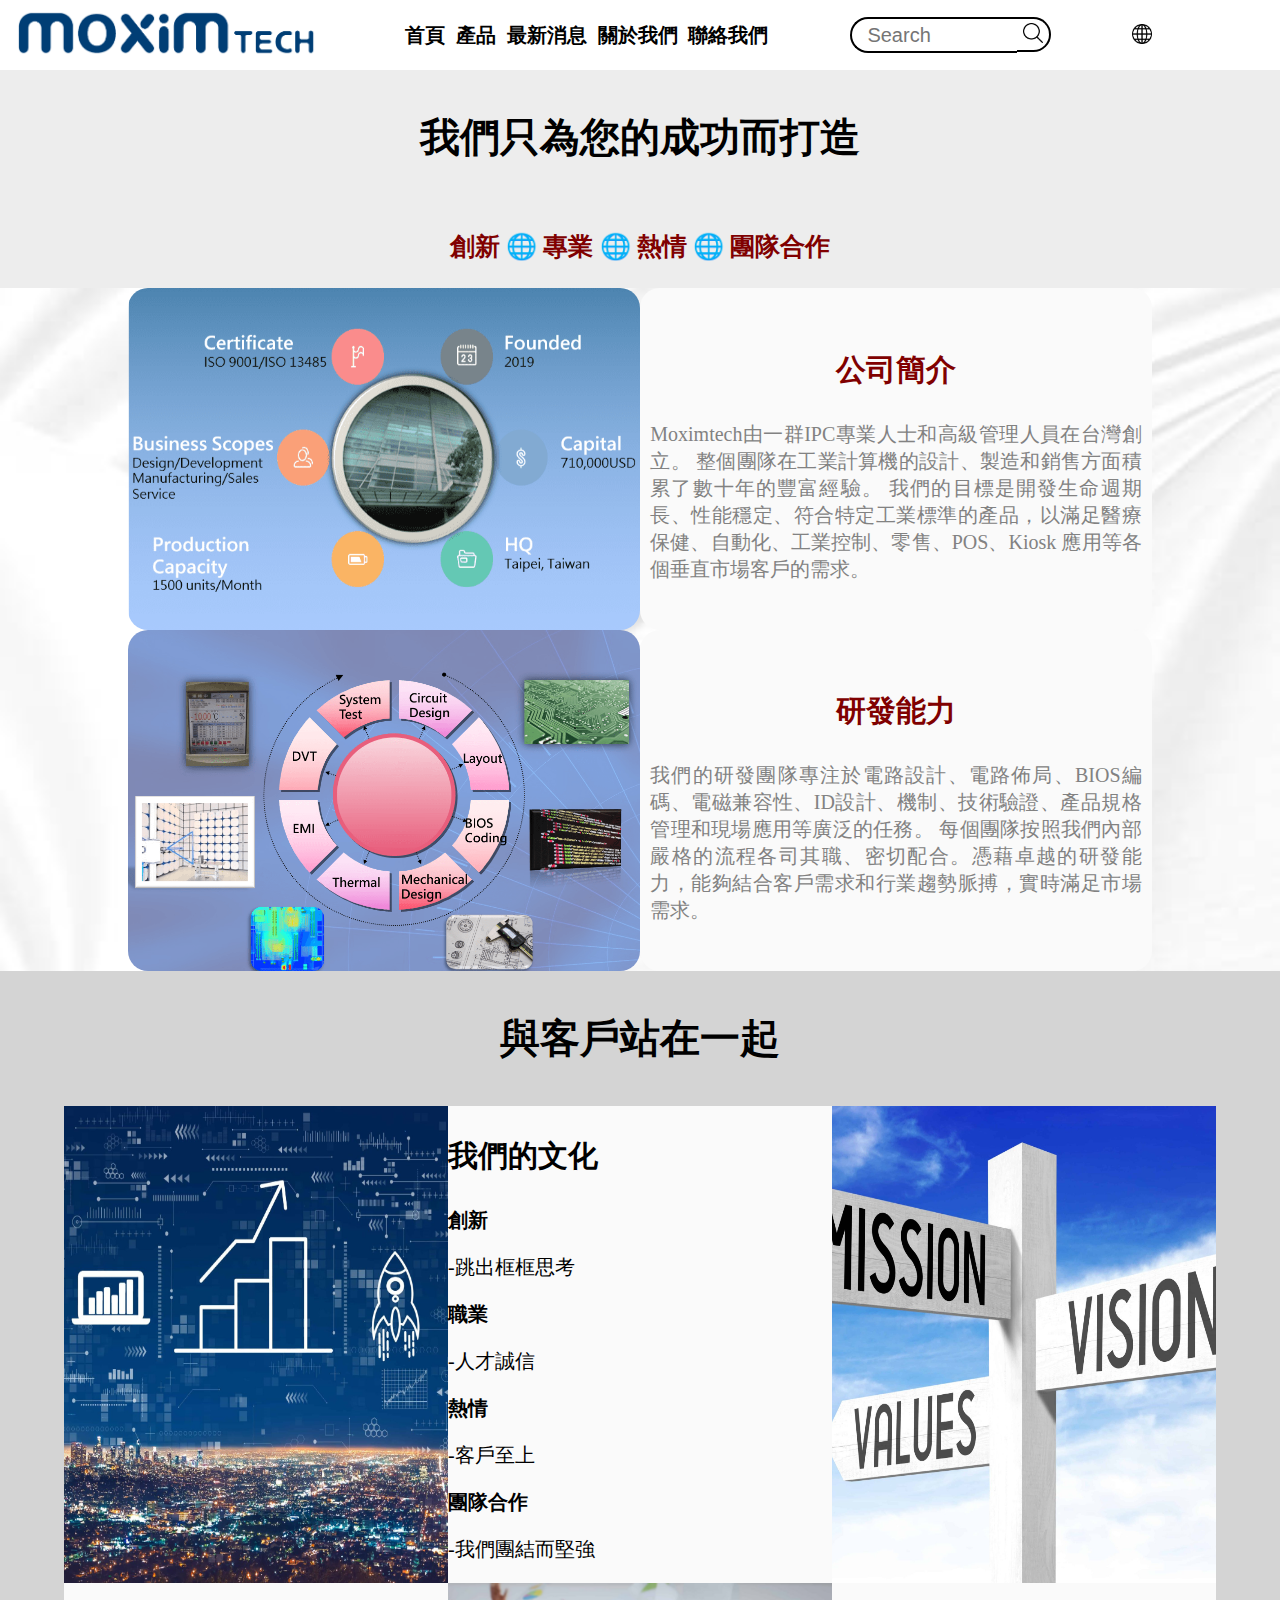
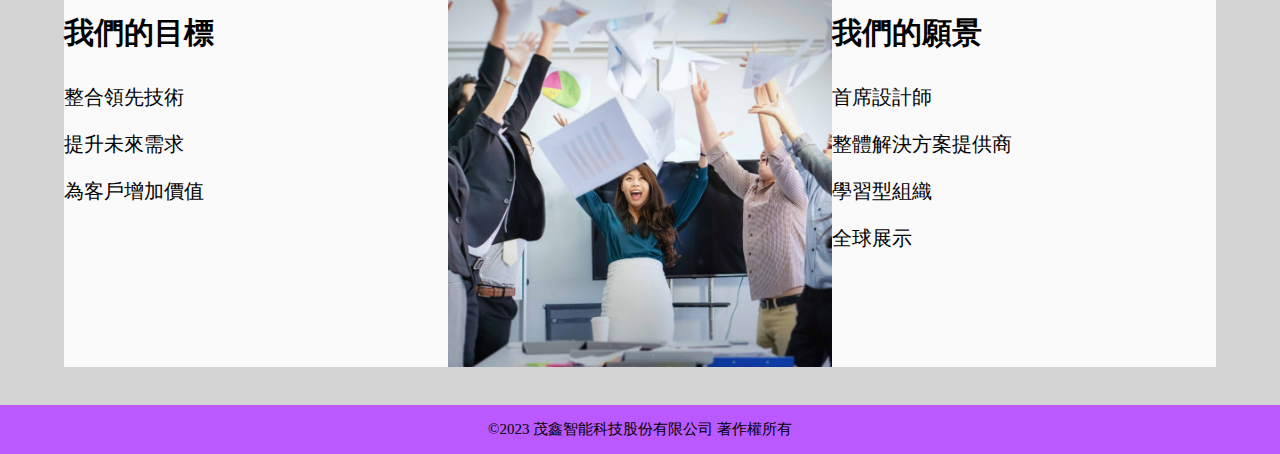
<file: Moximtech/ZH-TW/About US.html>
<!DOCTYPE html>
<html>
    <head>
        <meta name="viewport" content="width=device-width, initial-scale=1.0">
        <meta charset="UTF-8"></meat>
        <title>Moximtech</title>
        <link rel="shortcut icon" href="../Picture/Moximtech_ico.ico"/>
        <link rel="stylesheet" href="Basic.css"/>
        <link rel="stylesheet" href="About US.css"/>
        <script src="Basic.js"> </script>
    </head>

    <body>
        <!--導覽列-->
        <div class="guide">
            <div class="logo">
                <a href="index.html"><img src="../Picture/Moximtech_Logo.png"></a>
            </div>
            <div class="link">
                <div class="drop-down-menu">
                    <a href="index.html">首頁</a>
                    <a href="Products.html">產品</a>
                    <a href="News.html">最新消息</a>
                    <a href="About US.html">關於我們</a>
                    <a href="Contact US.html">聯絡我們</a>
                </div>
                <div class="search">
                    <form action="https://www.google.com/search" method="get" target="_blank">
                        <input class="search-bar" type="text" name="q" placeholder="Search" autocomplete="off">
                        <button class="search-btn"><img src="../Picture/Search.png" height="20px"></button>
                    </form>
                </div>
                <div class="language" onclick="languagebtn()">
                    <button class="language-btn"><img src="../Picture/language.png" height="20px">
                    </button>
                    <div class="language-content">
                        <a href="../EN/About US.html">English</a>
                        <a href="../ZH-TW/About US.html">繁中</a>
                    </div>
                </div>
                <div class="menu" onclick="menubtn()">
                    <button class="menu-btn"><img src="../Picture/Menu.png" height=" 20px">
                    </button>
                    <div class="menu-content">
                        <a href="index.html">首頁</a>
                        <a href="Products.html">產品</a>
                        <a href="News.html">最新消息</a>
                        <a href="About US.html">關於我們</a>
                        <a href="Contact US.html">聯絡我們</a>
                    </div>
                </div>
            </div>
        </div>

        <!--內文-->
        <div class="content">
            <div class="content1">
                <div class="word1">
                    <p class="p1">我們只為您的成功而打造</p>
                    <p class="p2">創新 🌐 專業 🌐 熱情 🌐 團隊合作</p>
                </div>
            </div>
            <div class="content2">
                <div class="word1">
                    <img src="../Picture/test1.png">
                </div>
                <div class="word2">
                    <p class="p1">公司簡介</p>
                    <p class="p2">Moximtech由一群IPC專業人士和高級管理人員在台灣創立。
                        整個團隊在工業計算機的設計、製造和銷售方面積累了數十年的豐富經驗。
                        我們的目標是開發生命週期長、性能穩定、符合特定工業標準的產品，以滿足醫療保健、自動化、工業控制、零售、POS、Kiosk 應用等各個垂直市場客戶的需求。
                    </p>
                </div>
                <div class="word1">
                    <img src="../Picture/test2.png">
                </div>
                <div class="word2">
                    <p class="p1">研發能力</p>
                    <p class="p2">我們的研發團隊專注於電路設計、電路佈局、BIOS編碼、電磁兼容性、ID設計、機制、技術驗證、產品規格管理和現場應用等廣泛的任務。
                        每個團隊按照我們內部嚴格的流程各司其職、密切配合。憑藉卓越的研發能力，能夠結合客戶需求和行業趨勢脈搏，實時滿足市場需求。
                    </p>
                </div>
            </div>
            <div class="content3">
                <div class="word1">
                    <p>與客戶站在一起</p>
                </div>
                <div class="word2">
                    <img src="../Picture/test5.png">
                </div>
                <div class="word3">
                    <p class="p1">我們的文化</p>
                    <p class="p2">創新</p>
                    <p class="p3">-跳出框框思考</p>
                    <p class="p2">職業</p>
                    <p class="p3">-人才誠信</p>
                    <p class="p2">熱情</p>
                    <p class="p3">-客戶至上</p>
                    <p class="p2">團隊合作</p>
                    <p class="p3">-我們團結而堅強</p>
                </div>
                <div class="word2">
                    <img src="../Picture/test6.png">
                </div>
                <div class="word3">
                    <p class="p1">我們的目標</p>
                    <p class="p3">整合領先技術</p>
                    <p class="p3">提升未來需求</p>
                    <p class="p3">為客戶增加價值</p>
                </div>
                <div class="word2">
                    <img src="../Picture/test7.png">
                </div>
                <div class="word3">
                    <p class="p1">我們的願景</p>
                    <p class="p3">首席設計師</p>
                    <p class="p3">整體解決方案提供商</p>
                    <p class="p3">學習型組織</p>
                    <p class="p3">全球展示</p>
                </div>
            </div>
        </div>

        <!--頁尾-->
        <div class="copyright">
           <p>©2023 茂鑫智能科技股份有限公司 著作權所有</p>
        </div>
    </body>
</html>
</file>
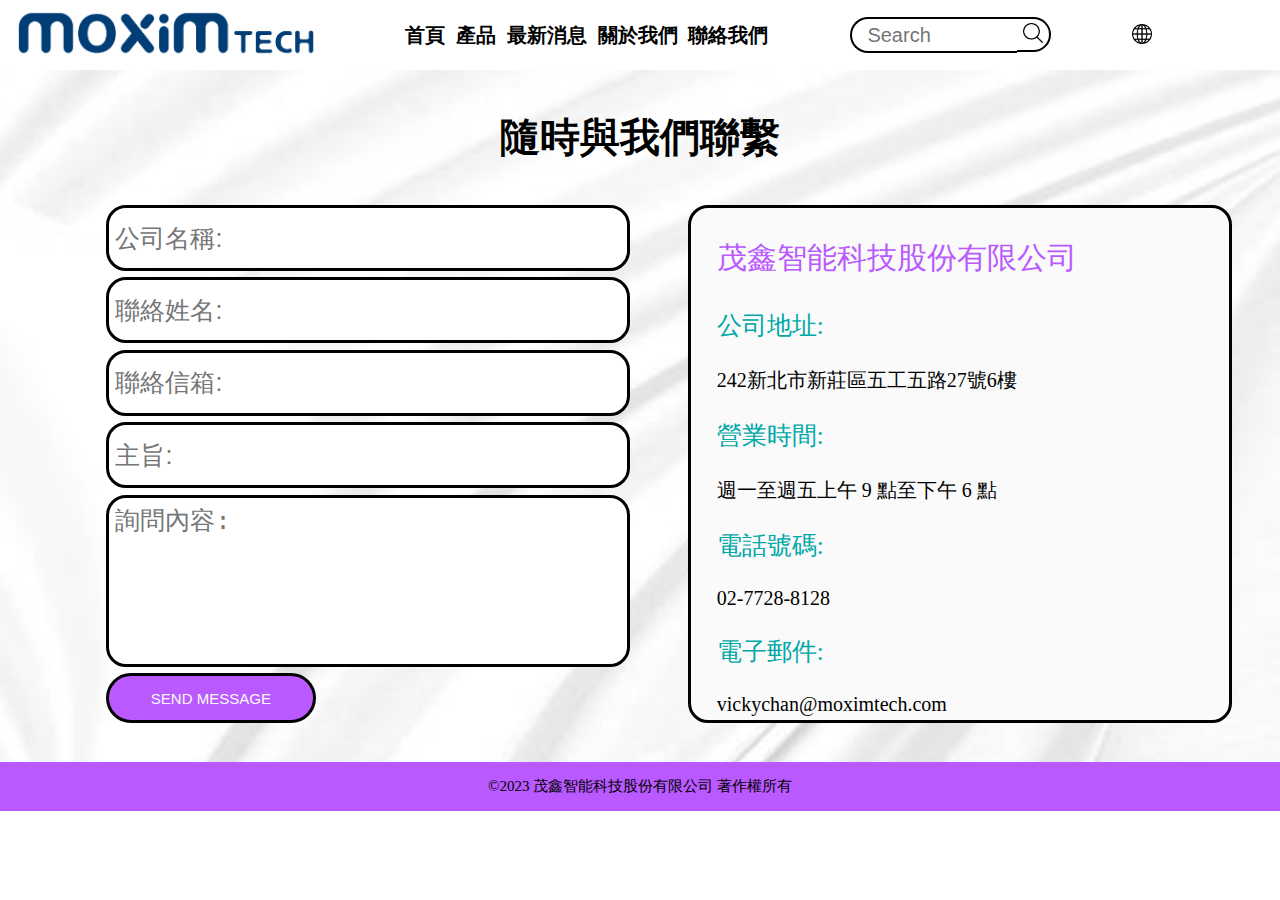
<file: Moximtech/ZH-TW/Contact US.html>
<!DOCTYPE html>
<html>
    <head>
        <meta name="viewport" content="width=device-width, initial-scale=1.0">
        <meta charset="UTF-8"></meat>
        <title>Moximtech</title>
        <link rel="shortcut icon" href="../Picture/Moximtech_ico.ico"/>
        <link rel="stylesheet" href="Basic.css"/>
        <link rel="stylesheet" href="Contact US.css"/>
        <script src="Basic.js"> </script>
    </head>

    <body>
        <!--導覽列-->
        <div class="guide">
            <div class="logo">
                <a href="index.html"><img src="../Picture/Moximtech_Logo.png"></a>
            </div>
            <div class="link">
                <div class="drop-down-menu">
                    <a href="index.html">首頁</a>
                    <a href="Products.html">產品</a>
                    <a href="News.html">最新消息</a>
                    <a href="About US.html">關於我們</a>
                    <a href="Contact US.html">聯絡我們</a>
                </div>
                <div class="search">
                    <form action="https://www.google.com/search" method="get" target="_blank">
                        <input class="search-bar" type="text" name="q" placeholder="Search" autocomplete="off">
                        <button class="search-btn"><img src="../Picture/Search.png" height="20px"></button>
                    </form>
                </div>
                <div class="language" onclick="languagebtn()">
                    <button class="language-btn"><img src="../Picture/language.png" height="20px">
                    </button>
                    <div class="language-content">
                        <a href="../EN/Contact US.html">English</a>
                        <a href="../ZH-TW/Contact US.html">繁中</a>
                    </div>
                </div>
                <div class="menu" onclick="menubtn()">
                    <button class="menu-btn"><img src="../Picture/Menu.png" height=" 20px">
                    </button>
                    <div class="menu-content">
                        <a href="index.html">首頁</a>
                        <a href="Products.html">產品</a>
                        <a href="News.html">最新消息</a>
                        <a href="About US.html">關於我們</a>
                        <a href="Contact US.html">聯絡我們</a>
                    </div>
                </div>
            </div>
        </div>

        <!--內文-->
        <div class="content">
            <div class="content1">
                <div class="word1">
                    <p>隨時與我們聯繫</p>
                </div>
            </div>
            <div class="content2">
                <div class="word1">
                    <input placeholder="公司名稱:" id="companyname" autocomplete="off">
                    <input placeholder="聯絡姓名:" id="username" autocomplete="off">
                    <input placeholder="聯絡信箱:" id="emailText" autocomplete="off">
                    <input placeholder="主旨:" id="subject" autocomplete="off">
                    <textarea placeholder="詢問內容:" id="body" autocomplete="off"></textarea>
                    <form action="Contact US.js" method="post">
                        <button class="color-transition-button">
                            <span class="button-text">SEND MESSAGE</span>
                            <span class="fill"></span>
                        </button>
                    </form>
                </div>
                <div class="word2">
                    <p class="p1">茂鑫智能科技股份有限公司</p>
                    <p class="p2">公司地址:</p>
                    <p class="p3">242新北市新莊區五工五路27號6樓</p>
                    <p class="p2">營業時間:</p>
                    <p class="p3">週一至週五上午 9 點至下午 6 點</p>
                    <p class="p2">電話號碼:</p>
                    <p class="p3">02-7728-8128</p>
                    <p class="p2">電子郵件:</p>
                    <a class="p3" href="mailto:vickychan@moximtech.com">vickychan@moximtech.com</a>
                </div>
            </div>
            <script src="../EN/Contact US.js"></script>
        </div>

        <!--頁尾-->
        <div class="copyright">
           <p>©2023 茂鑫智能科技股份有限公司 著作權所有</p>
        </div>
    </body>
</html>
</file>
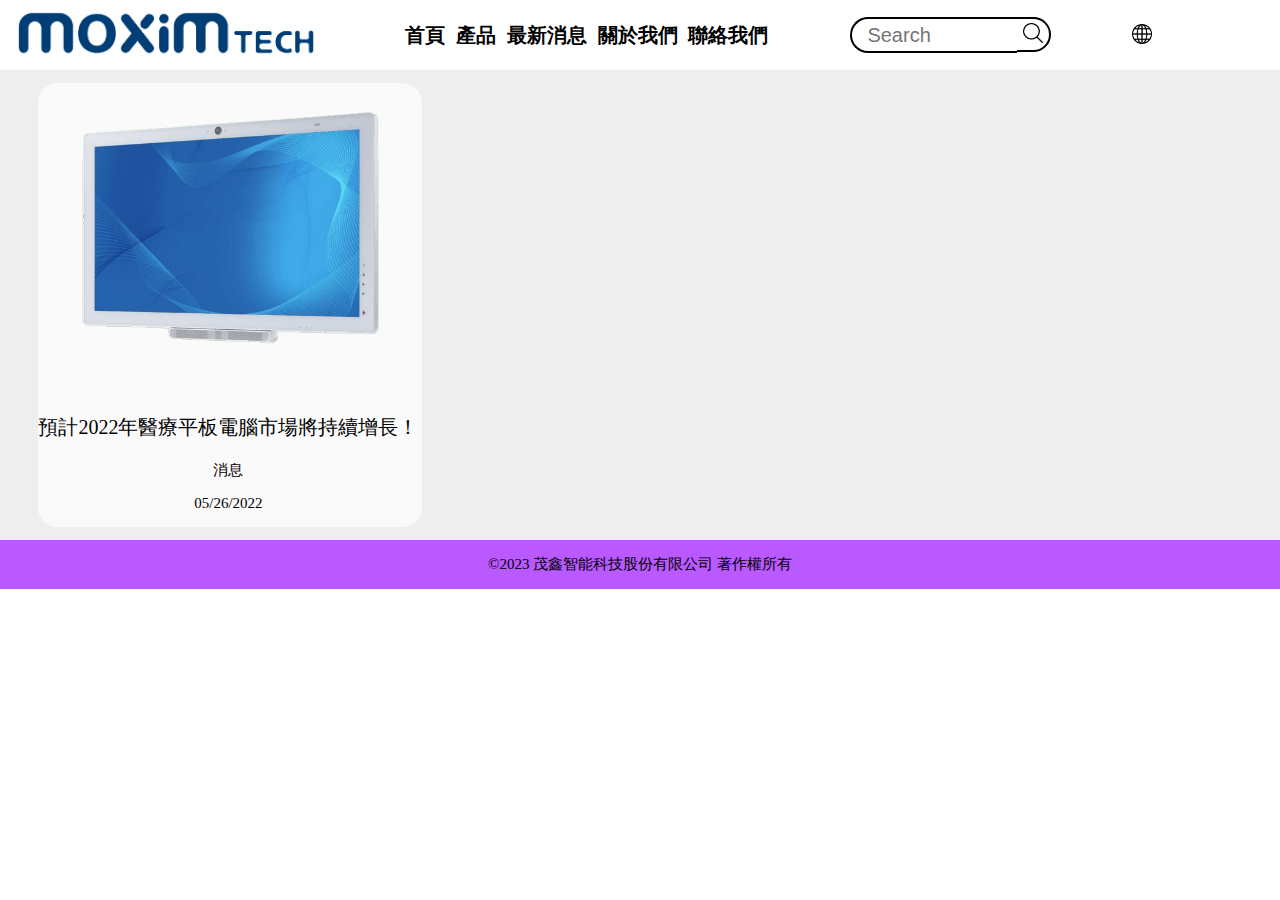
<file: Moximtech/ZH-TW/News.html>
<!DOCTYPE html>
<html>
    <head>
        <meta name="viewport" content="width=device-width, initial-scale=1.0">
        <meta charset="UTF-8"></meat>
        <title>Moximtech</title>
        <link rel="shortcut icon" href="../Picture/Moximtech_ico.ico"/>
        <link rel="stylesheet" href="Basic.css"/>
        <link rel="stylesheet" href="News.css"/>
        <script src="Basic.js"> </script>
    </head>

    <body>
        <!--導覽列-->
        <div class="guide">
            <div class="logo">
                <a href="index.html"><img src="../Picture/Moximtech_Logo.png"></a>
            </div>
            <div class="link">
                <div class="drop-down-menu">
                    <a href="index.html">首頁</a>
                    <a href="Products.html">產品</a>
                    <a href="News.html">最新消息</a>
                    <a href="About US.html">關於我們</a>
                    <a href="Contact US.html">聯絡我們</a>
                </div>
                <div class="search">
                    <form action="https://www.google.com/search" method="get" target="_blank">
                        <input class="search-bar" type="text" name="q" placeholder="Search" autocomplete="off">
                        <button class="search-btn"><img src="../Picture/Search.png" height="20px"></button>
                    </form>
                </div>
                <div class="language" onclick="languagebtn()">
                    <button class="language-btn"><img src="../Picture/language.png" height="20px">
                    </button>
                    <div class="language-content">
                        <a href="../EN/News.html">English</a>
                        <a href="../ZH-TW/News.html">繁中</a>
                    </div>
                </div>
                <div class="menu" onclick="menubtn()">
                    <button class="menu-btn"><img src="../Picture/Menu.png" height=" 20px">
                    </button>
                    <div class="menu-content">
                        <a href="index.html">首頁</a>
                        <a href="Products.html">產品</a>
                        <a href="News.html">最新消息</a>
                        <a href="About US.html">關於我們</a>
                        <a href="Contact US.html">聯絡我們</a>
                    </div>
                </div>
            </div>
        </div>

        <!--內文-->
        
        <div class="content">
            <div class="content1">
                <div class="word1">
                    <a href="ProductsNews/News1.html">
                        <img src="../Picture/medical-panel-pc-omnimpc-241.png">
                    </a>
                </div>
                <div class="word2">
                    <a class="p1" href="ProductsNews/News1.html">
                        <p class="p1">預計2022年醫療平板電腦市場將持續增長！</p>
                        <p class="p2">消息</p>
                        <p class="p2">05/26/2022</p>
                    </a>
                </div>
            </div>
        </div>

        <!--頁尾-->
        <div class="copyright">
           <p>©2023 茂鑫智能科技股份有限公司 著作權所有</p>
        </div>
    </body>
</html>
</file>
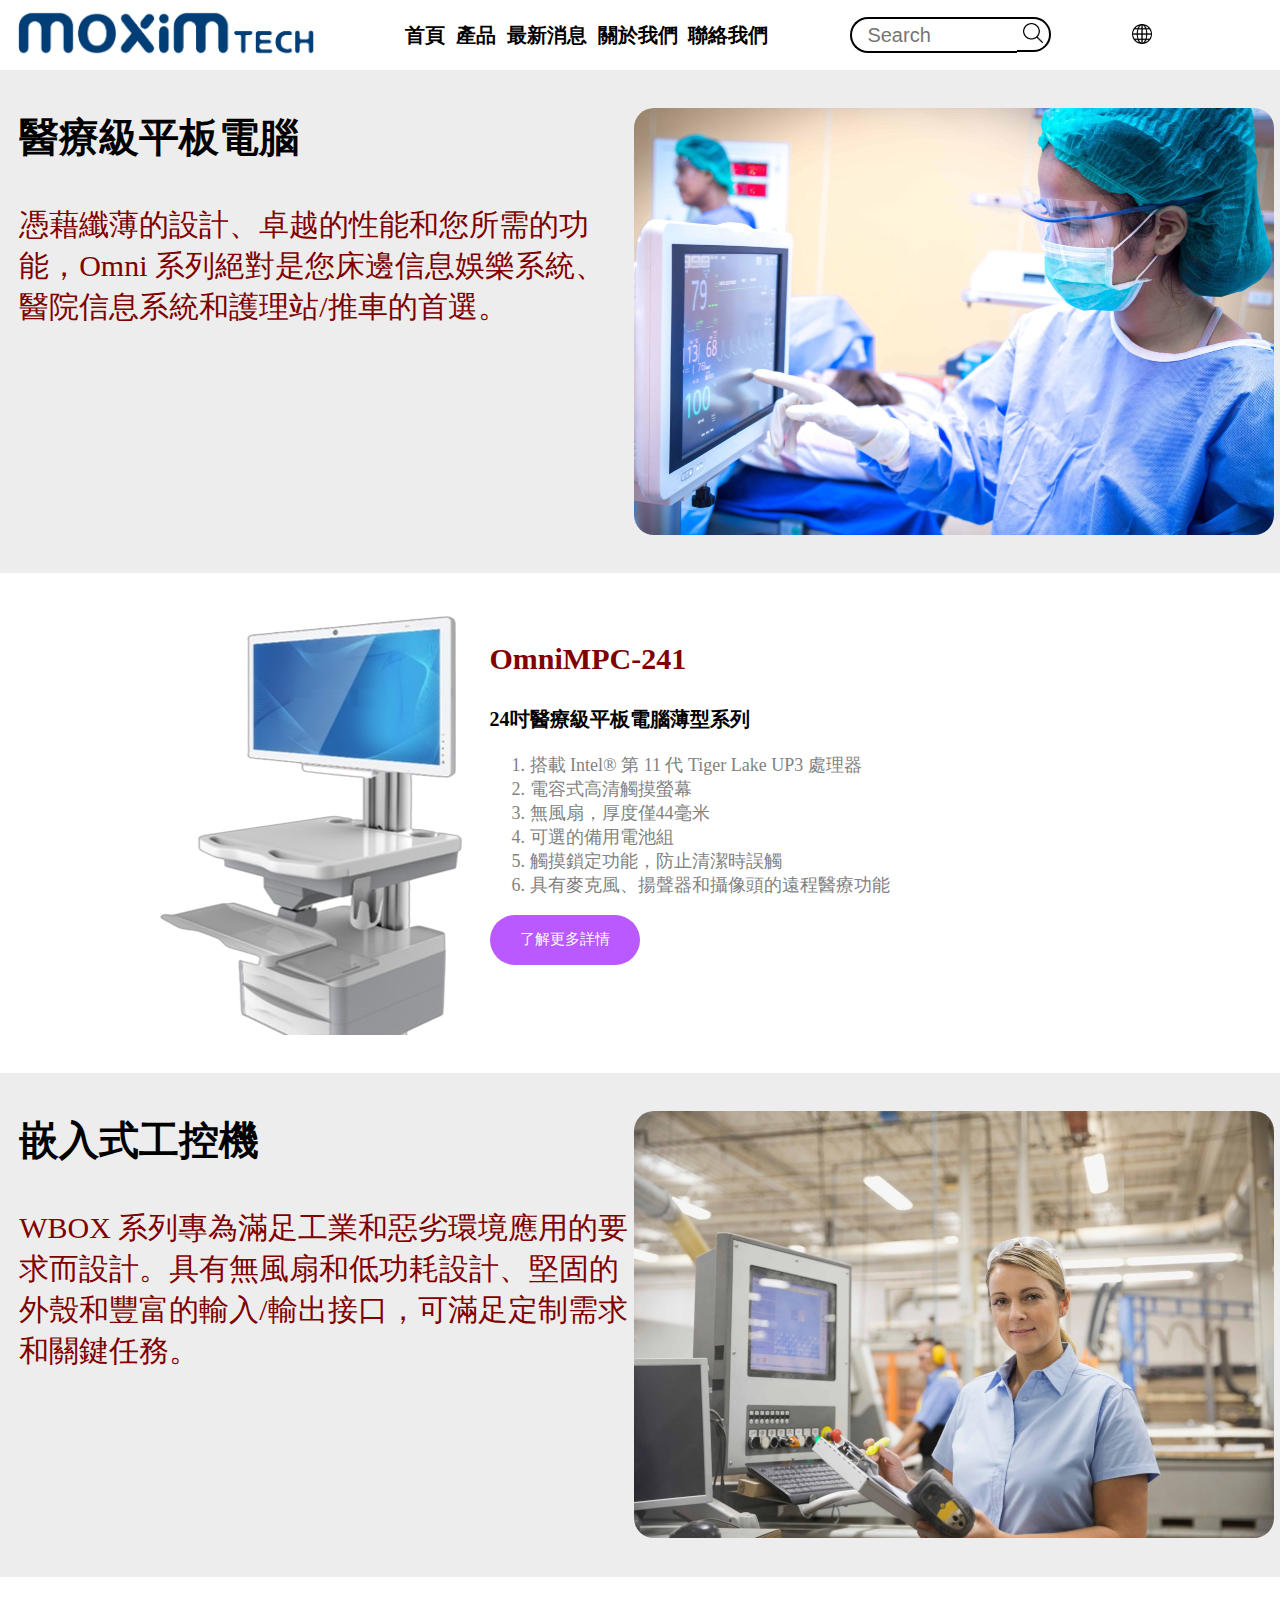
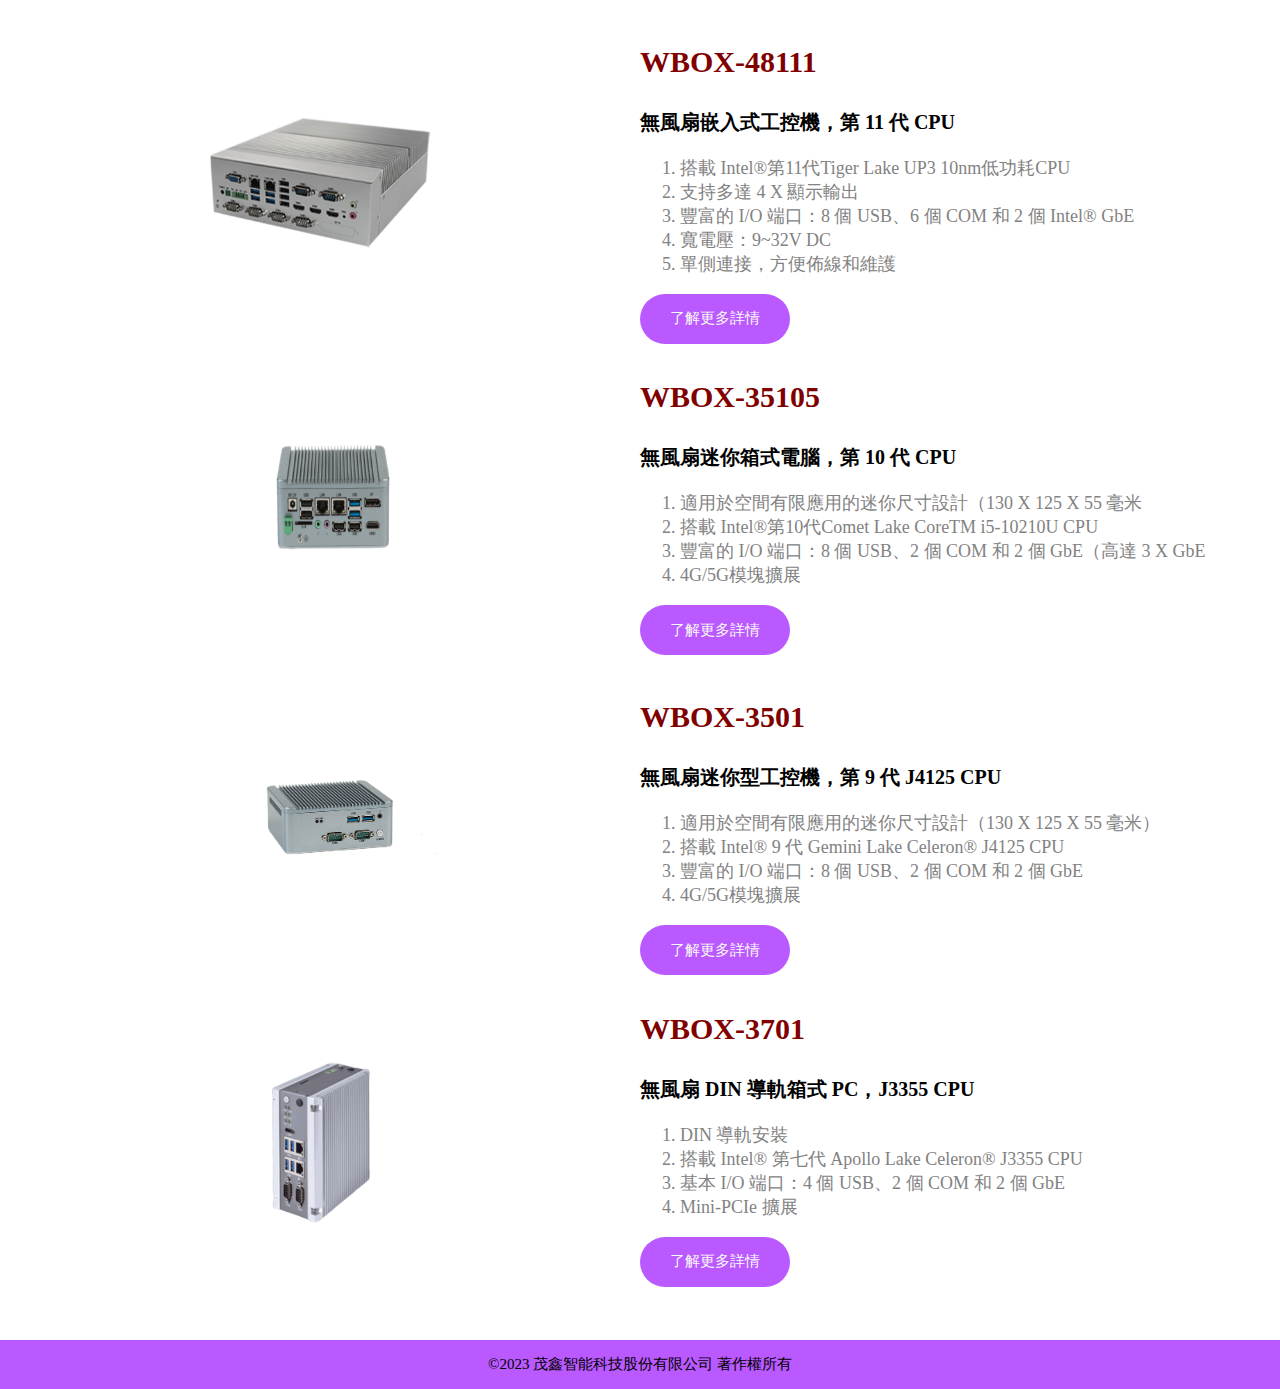
<file: Moximtech/ZH-TW/Products.html>
<!DOCTYPE html>
<html>
    <head>
        <meta name="viewport" content="width=device-width, initial-scale=1.0">
        <meta charset="UTF-8"></meat>
        <title>Moximtech</title>
        <link rel="shortcut icon" href="../Picture/Moximtech_ico.ico"/>
        <link rel="stylesheet" href="Basic.css"/>
        <link rel="stylesheet" href="Products.css"/>
        <script src="Basic.js"> </script>
    </head>

    <body>
        <!--導覽列-->
        <div class="guide">
            <div class="logo">
                <a href="index.html"><img src="../Picture/Moximtech_Logo.png"></a>
            </div>
            <div class="link">
                <div class="drop-down-menu">
                    <a href="index.html">首頁</a>
                    <a href="Products.html">產品</a>
                    <a href="News.html">最新消息</a>
                    <a href="About US.html">關於我們</a>
                    <a href="Contact US.html">聯絡我們</a>
                </div>
                <div class="search">
                    <form action="https://www.google.com/search" method="get" target="_blank">
                        <input class="search-bar" type="text" name="q" placeholder="Search" autocomplete="off">
                        <button class="search-btn"><img src="../Picture/Search.png" height="20px"></button>
                    </form>
                </div>
                <div class="language" onclick="languagebtn()">
                    <button class="language-btn"><img src="../Picture/language.png" height="20px">
                    </button>
                    <div class="language-content">
                        <a href="../EN/Products.html">English</a>
                        <a href="../ZH-TW/Products.html">繁中</a>
                    </div>
                </div>
                <div class="menu" onclick="menubtn()">
                    <button class="menu-btn"><img src="../Picture/Menu.png" height=" 20px">
                    </button>
                    <div class="menu-content">
                        <a href="index.html">首頁</a>
                        <a href="Products.html">產品</a>
                        <a href="News.html">最新消息</a>
                        <a href="About US.html">關於我們</a>
                        <a href="Contact US.html">聯絡我們</a>
                    </div>
                </div>
            </div>
        </div>

        <!--內文-->
        <div class="content">
            <div class="content1">
                <div class="word1">
                    <p class="p1">醫療級平板電腦</p>
                    <p class="p2">憑藉纖薄的設計、卓越的性能和您所需的功能，Omni 系列絕對是您床邊信息娛樂系統、醫院信息系統和護理站/推車的首選。</p>
                </div>
                <div class="word2">
                    <img src="../Picture/test9.png">
                </div>
            </div>
            <div class="content2">
                <div class="word1">
                    <img src="../Picture/OmniMPC-241-1.png">
                </div>
                <div class="word2">
                    <p class="p1">OmniMPC-241</p>
                    <p class="p2">24吋醫療級平板電腦薄型系列</p>
                    <ol class="p3">
                        <li>搭載 Intel® 第 11 代 Tiger Lake UP3 處理器</li>
                        <li>電容式高清觸摸螢幕</li>
                        <li>無風扇，厚度僅44毫米</li>
                        <li>可選的備用電池組</li>
                        <li>觸摸鎖定功能，防止清潔時誤觸</li>
                        <li>具有麥克風、揚聲器和攝像頭的遠程醫療功能</li>
                    </ol>
                    <a href="mailto:vickychan@moximtech.com?subject=OmniMPC-241">
                        <button class="color-transition-button">
                            <span class="button-text">了解更多詳情</span>
                            <span class="fill"></span>
                        </button>
                    </a>
                </div>
            </div>
            <div class="content3">
                <div class="word1">
                    <p class="p1">嵌入式工控機</p>
                    <p class="p2">WBOX 系列專為滿足工業和惡劣環境應用的要求而設計。具有無風扇和低功耗設計、堅固的外殼和豐富的輸入/輸出接口，可滿足定制需求和關鍵任務。</p>
                </div>
                <div class="word2">
                    <img src="../Picture/test10.png">
                </div>
            </div>
            <div class="content4">
                <div class="word1">
                    <img src="../Picture/WBOX-48111.png">
                </div>
                <div class="word2">
                    <p class="p1">WBOX-48111</p>
                    <p class="p2">無風扇嵌入式工控機，第 11 代 CPU</p>
                    <ol class="p3">
                        <li>搭載 Intel®第11代Tiger Lake UP3 10nm低功耗CPU</li>
                        <li>支持多達 4 X 顯示輸出</li>
                        <li>豐富的 I/O 端口：8 個 USB、6 個 COM 和 2 個 Intel® GbE</li>
                        <li>寬電壓：9~32V DC</li>
                        <li>單側連接，方便佈線和維護</li>
                    </ol>
                    <a href="mailto:vickychan@moximtech.com?subject=OmniMPC-241">
                        <button class="color-transition-button">
                            <span class="button-text">了解更多詳情</span>
                            <span class="fill"></span>
                        </button>
                    </a>
                </div>
                <div class="word1">
                    <img src="../Picture/WBOX-35105.png">
                </div>
                <div class="word2">
                    <p class="p1">WBOX-35105</p>
                    <p class="p2">無風扇迷你箱式電腦，第 10 代 CPU</p>
                    <ol class="p3">
                        <li>適用於空間有限應用的迷你尺寸設計（130 X 125 X 55 毫米</li>
                        <li>搭載 Intel®第10代Comet Lake CoreTM i5-10210U CPU</li>
                        <li>豐富的 I/O 端口：8 個 USB、2 個 COM 和 2 個 GbE（高達 3 X GbE</li>
                        <li>4G/5G模塊擴展</li>
                    </ol>
                    <a href="mailto:vickychan@moximtech.com?subject=WBOX-35105">
                        <button class="color-transition-button">
                            <span class="button-text">了解更多詳情</span>
                            <span class="fill"></span>
                        </button>
                    </a>
                </div>
                <div class="word1">
                    <img src="../Picture/WBOX-3501.png">
                </div>
                <div class="word2">
                    <p class="p1">WBOX-3501</p>
                    <p class="p2">無風扇迷你型工控機，第 9 代 J4125 CPU</p>
                    <ol class="p3">
                        <li>適用於空間有限應用的迷你尺寸設計（130 X 125 X 55 毫米）</li>
                        <li>搭載 Intel® 9 代 Gemini Lake Celeron® J4125 CPU</li>
                        <li>豐富的 I/O 端口：8 個 USB、2 個 COM 和 2 個 GbE</li>
                        <li>4G/5G模塊擴展</li>
                    </ol>
                    <a href="mailto:vickychan@moximtech.com?subject=WBOX-3501">
                        <button class="color-transition-button">
                            <span class="button-text">了解更多詳情</span>
                            <span class="fill"></span>
                        </button>
                    </a>
                </div>
                <div class="word1">
                    <img src="../Picture/WBOX-3701.png">
                </div>
                <div class="word2">
                    <p class="p1">WBOX-3701</p>
                    <p class="p2">無風扇 DIN 導軌箱式 PC，J3355 CPU</p>
                    <ol class="p3">
                        <li>DIN 導軌安裝</li>
                        <li>搭載 Intel® 第七代 Apollo Lake Celeron® J3355 CPU</li>
                        <li>基本 I/O 端口：4 個 USB、2 個 COM 和 2 個 GbE</li>
                        <li>Mini-PCIe 擴展</li>
                    </ol>
                    <a href="mailto:vickychan@moximtech.com?subject=WBOX-3701">
                        <button class="color-transition-button">
                            <span class="button-text">了解更多詳情</span>
                            <span class="fill"></span>
                        </button>
                    </a>
                </div>
            </div>
        </div>
        

        <!--頁尾-->
        <div class="copyright">
           <p>©2023 茂鑫智能科技股份有限公司 著作權所有</p>
        </div>
    </body>
</html>
</file>
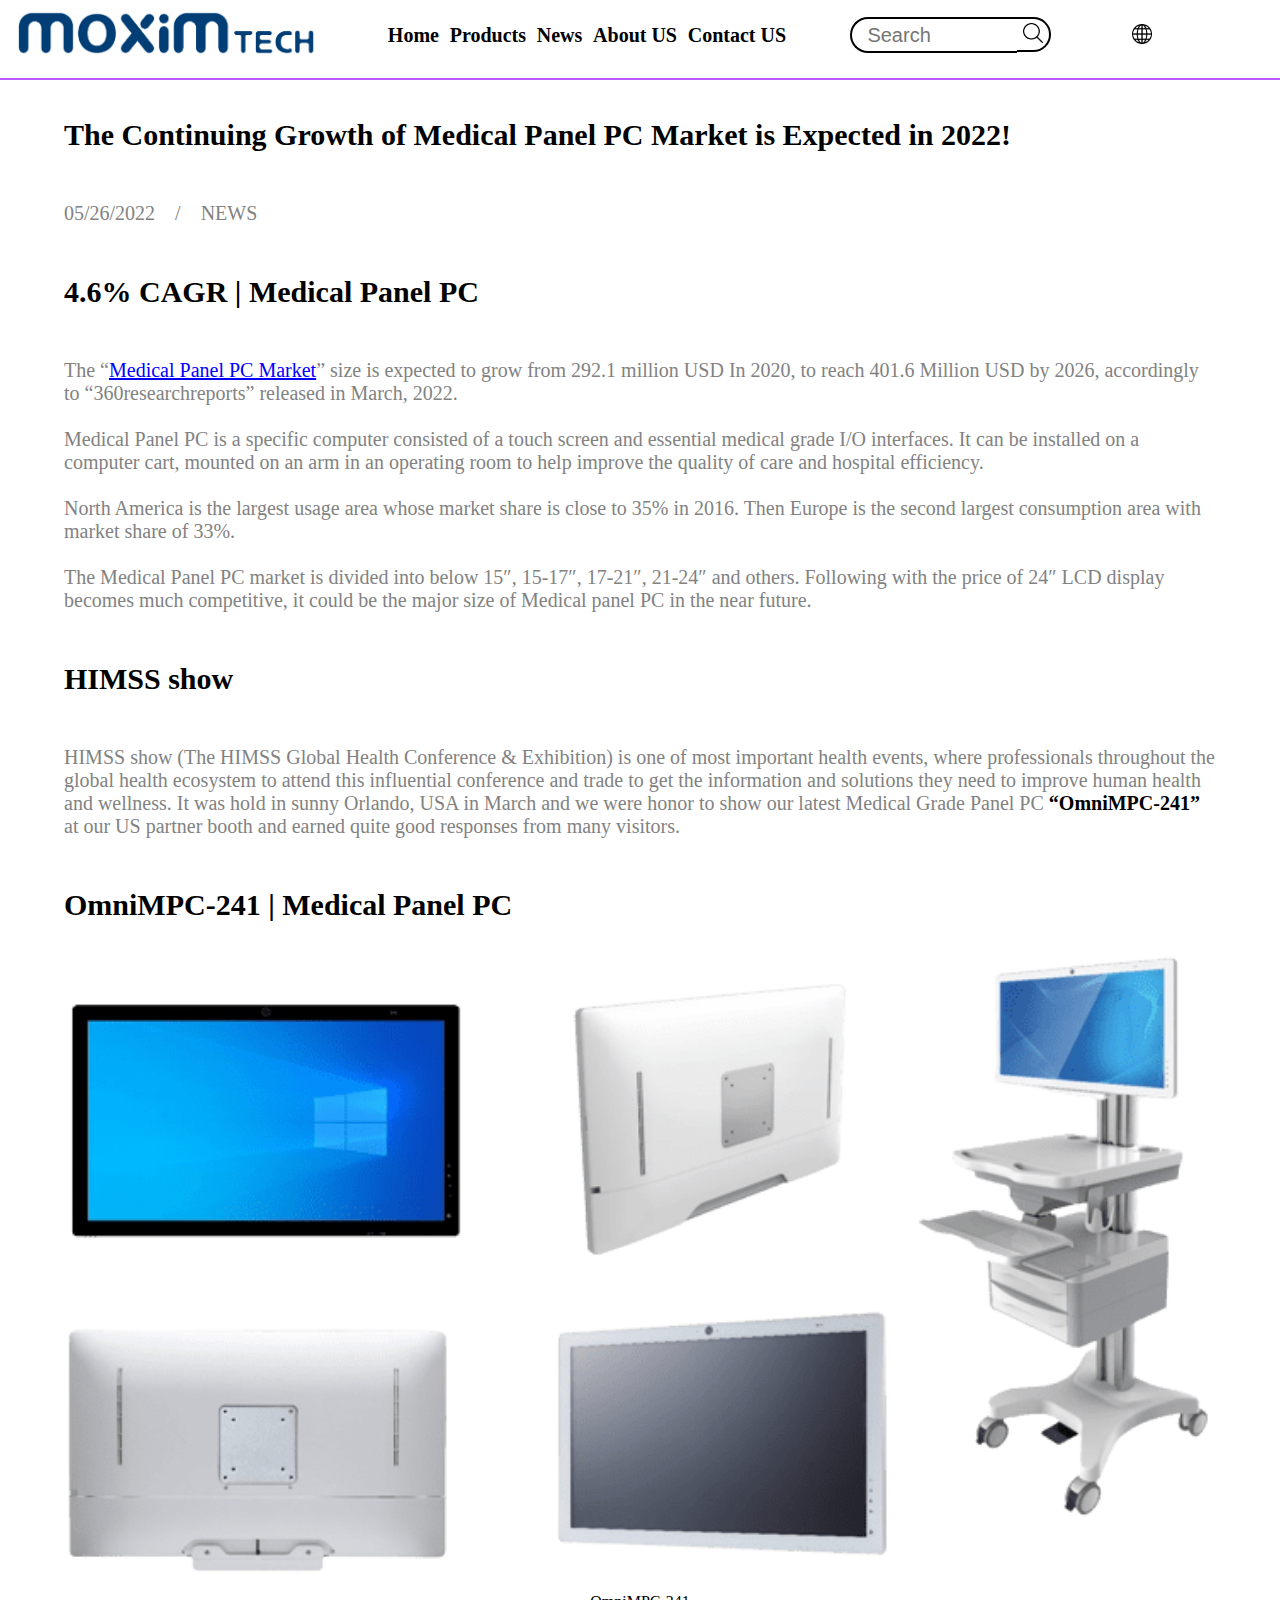
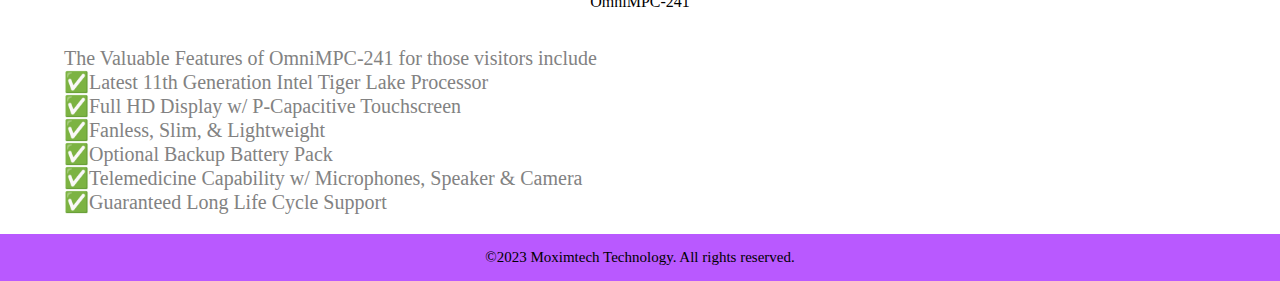
<file: Moximtech/EN/ProductsNews/News1.html>
<!DOCTYPE html>
<html>
    <head>
        <meta name="viewport" content="width=device-width, initial-scale=1.0">
        <meta charset="UTF-8"></meat>
        <title>Moximtech</title>
        <link rel="shortcut icon" href="../../Picture/Moximtech_ico.ico"/>
        <link rel="stylesheet" href="../Basic.css"/>
        <link rel="stylesheet" href="News1.css"/>
        <script src="../Basic.js"> </script>
    </head>

    <body>
        <!--導覽列-->
        <div class="guide">
            <div class="logo">
                <a href="../index.html"><img src="../../Picture/Moximtech_Logo.png"></a>
            </div>
            <div class="link">
                <div class="drop-down-menu">
                    <a href="../index.html">Home</a>
                    <a href="../Products.html">Products</a>
                    <a href="../News.html">News</a>
                    <a href="../About US.html">About US</a>
                    <a href="../Contact US.html">Contact US</a>
                </div>
                <div class="search">
                    <form action="https://www.google.com/search" method="get" target="_blank">
                        <input class="search-bar" type="text" name="q" placeholder="Search" autocomplete="off">
                        <button class="search-btn"><img src="../../Picture/Search.png" height="20px"></button>
                    </form>
                </div>
                <div class="language" onclick="languagebtn()">
                    <button class="language-btn"><img src="../../Picture/language.png" height="20px">
                    </button>
                    <div class="language-content">
                        <a href="../../EN/ProductsNews/News1.html">English</a>
                        <a href="../../ZH-TW/ProductsNews/News1.html">繁中</a>
                    </div>
                </div>
                <div class="menu" onclick="menubtn()">
                    <button class="menu-btn"><img src="../../Picture/Menu.png" height=" 20px">
                    </button>
                    <div class="menu-content">
                        <a href="../index.html">Home</a>
                        <a href="../Products.html">Products</a>
                        <a href="../News.html">News</a>
                        <a href="../About US.html">About US</a>
                        <a href="../Contact US.html">Contact US</a>
                    </div>
                </div>
            </div>
        </div>
        <hr size="2px" width="100%" color="#b959ff">

        <!--內文-->
        <div class="content">
            <p class="p1">The Continuing Growth of Medical Panel PC Market is Expected in 2022!</p>
            <p class="p2">05/26/2022&nbsp;&nbsp;&nbsp;&nbsp;&#47;&nbsp;&nbsp;&nbsp;&nbsp;<a class="b1" href="../News.html">NEWS</a></p>
            <p class="p1">4.6% CAGR | Medical Panel PC</p>
            <p class="p2">The “<a class="b2" href="https://www.360researchreports.com/global-medical-panel-pc-market-15046481" target="_blank">Medical Panel PC Market</a>” size is expected to grow from 292.1 million USD In 2020, to reach 401.6 Million USD by 2026, accordingly to “360researchreports” released in March, 2022.
                <br><br>
                Medical Panel PC is a specific computer consisted of a touch screen and essential medical grade I/O interfaces. It can be installed on a computer cart, mounted on an arm in an operating room to help improve the quality of care and hospital efficiency.
                <br><br>
                North America is the largest usage area whose market share is close to 35% in 2016. Then Europe is the second largest consumption area with market share of 33%.
                <br><br>
                The Medical Panel PC market is divided into below 15″, 15-17″, 17-21″, 21-24″ and others. Following with the price of 24″ LCD display becomes much competitive, it could be the major size of Medical panel PC in the near future.
            </p>
            <p class="p1">HIMSS show</p>
            <p class="p2">HIMSS show (The HIMSS Global Health Conference & Exhibition) is one of most important health events, 
                where professionals throughout the global health ecosystem to attend this influential conference and trade to 
                get the information and solutions they need to improve human health and wellness.
                It was hold in sunny Orlando, USA in March and we were honor to show our latest Medical Grade Panel PC <b class="b3">“OmniMPC-241”</b>
                at our US partner booth and earned quite good responses from many visitors.
            </p>
            <p class="p1">OmniMPC-241 | Medical Panel PC</p>
            <img src="../../Picture/OmniMPC-241.png">
            <p class="p3">OmniMPC-241</p>
            <p class="p2">The Valuable Features of OmniMPC-241 for those visitors include<br>
                ✅Latest 11th Generation Intel Tiger Lake Processor<br>
                ✅Full HD Display w/ P-Capacitive Touchscreen<br>
                ✅Fanless, Slim, & Lightweight<br>
                ✅Optional Backup Battery Pack<br>
                ✅Telemedicine Capability w/ Microphones, Speaker & Camera<br>
                ✅Guaranteed Long Life Cycle Support<br>
            </p>
        </div>

        <!--頁尾-->
        <div class="copyright">
           <p>©2023 Moximtech Technology. All rights reserved.</p>
        </div>
    </body>
</html>
</file>
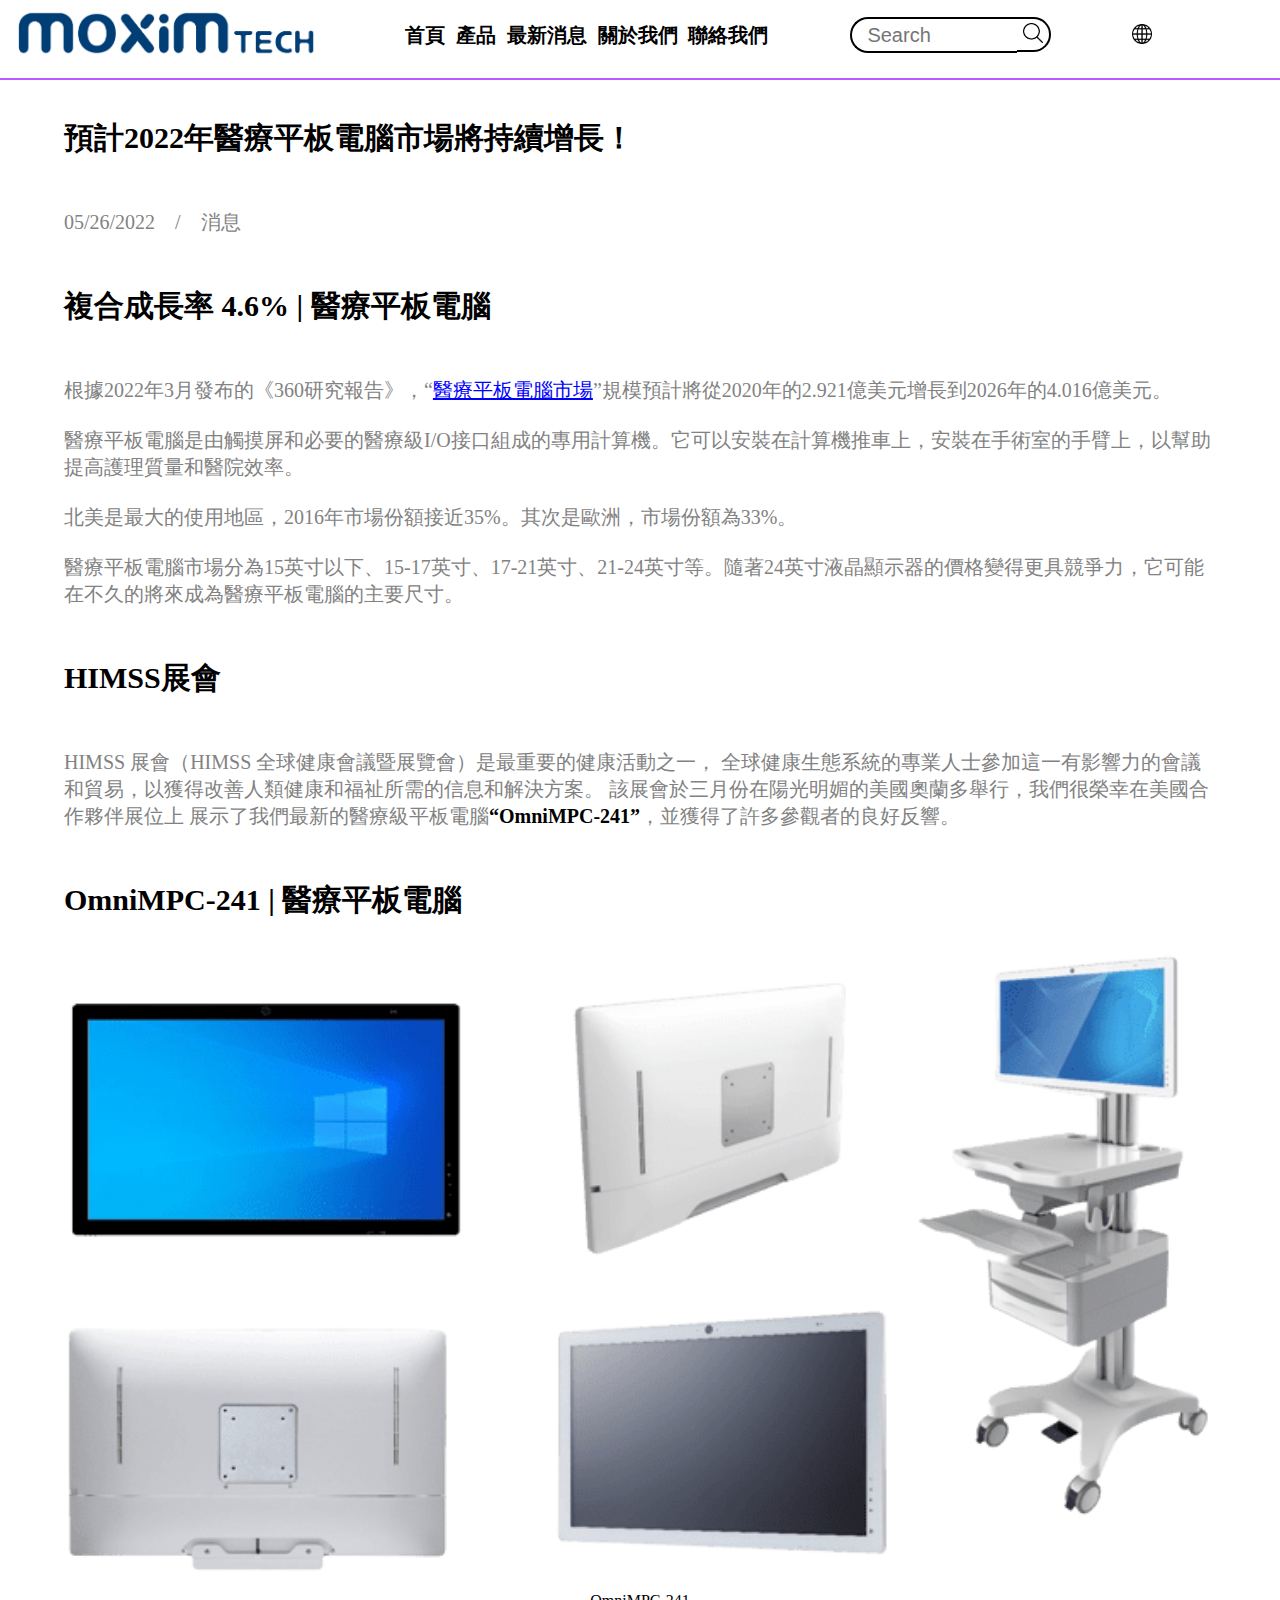
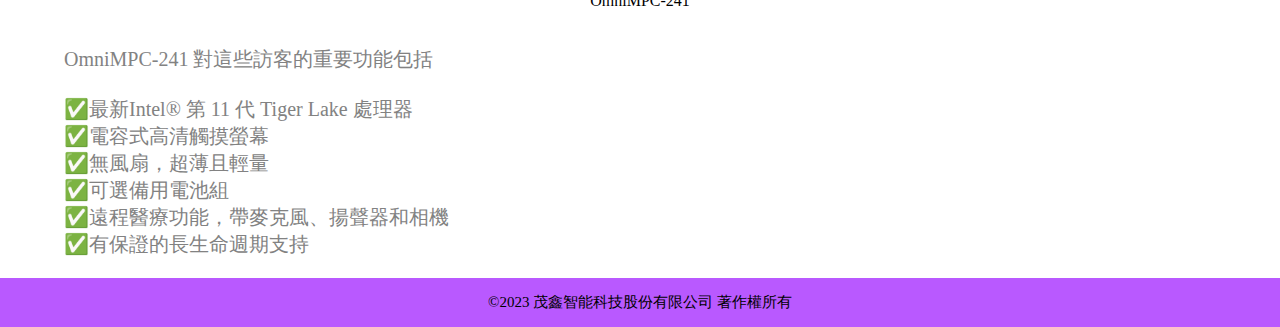
<file: Moximtech/ZH-TW/ProductsNews/News1.html>
<!DOCTYPE html>
<html>
    <head>
        <meta charset="UTF-8"></meat>
        <title>Moximtech</title>
        <link rel="shortcut icon" href="../../Picture/Moximtech_ico.ico"/>
        <link rel="stylesheet" href="../Basic.css"/>
        <link rel="stylesheet" href="News1.css"/>
        <script src="../Basic.js"> </script>
    </head>

    <body>
        <!--導覽列-->
        <div class="guide">
            <div class="logo">
                <a href="../index.html"><img src="../../Picture/Moximtech_Logo.png"></a>
            </div>
            <div class="link">
                <div class="drop-down-menu">
                    <a href="../index.html">首頁</a>
                    <a href="../Products.html">產品</a>
                    <a href="../News.html">最新消息</a>
                    <a href="../About US.html">關於我們</a>
                    <a href="../Contact US.html">聯絡我們</a>
                </div>
                <div class="search">
                    <form action="https://www.google.com/search" method="get" target="_blank">
                        <input class="search-bar" type="text" name="q" placeholder="Search" autocomplete="off">
                        <button class="search-btn"><img src="../../Picture/Search.png" height="20px"></button>
                    </form>
                </div>
                <div class="language" onclick="languagebtn()">
                    <button class="language-btn"><img src="../../Picture/language.png" height="20px">
                    </button>
                    <div class="language-content">
                        <a href="../../EN/ProductsNews/News1.html">English</a>
                        <a href="../../ZH-TW/ProductsNews/News1.html">繁中</a>
                    </div>
                </div>
                <div class="menu" onclick="menubtn()">
                    <button class="menu-btn"><img src="../../Picture/Menu.png" height=" 20px">
                    </button>
                    <div class="menu-content">
                        <a href="../index.html">首頁</a>
                        <a href="../Products.html">產品</a>
                        <a href="../News.html">最新消息</a>
                        <a href="../About US.html">關於我們</a>
                        <a href="../Contact US.html">聯絡我們</a>
                    </div>
                </div>
            </div>
        </div>
        <hr size="2px" width="100%" color="#b959ff">
        
        <!--內文-->
        
        <div class="content">
            <p class="p1">預計2022年醫療平板電腦市場將持續增長！</p>
            <p class="p2">05/26/2022&nbsp;&nbsp;&nbsp;&nbsp;&#47;&nbsp;&nbsp;&nbsp;&nbsp;<a class="b1" href="../News.html">消息</a></p>
            <p class="p1">複合成長率 4.6% | 醫療平板電腦</p>
            <p class="p2">根據2022年3月發布的《360研究報告》，“<a class="b2" href="https://www.360researchreports.com/global-medical-panel-pc-market-15046481" target="_blank">醫療平板電腦市場</a>”規模預計將從2020年的2.921億美元增長到2026年的4.016億美元。
                <br><br>
                醫療平板電腦是由觸摸屏和必要的醫療級I/O接口組成的專用計算機。它可以安裝在計算機推車上，安裝在手術室的手臂上，以幫助提高護理質量和醫院效率。
                <br><br>
                北美是最大的使用地區，2016年市場份額接近35%。其次是歐洲，市場份額為33%。
                <br><br>
                醫療平板電腦市場分為15英寸以下、15-17英寸、17-21英寸、21-24英寸等。隨著24英寸液晶顯示器的價格變得更具競爭力，它可能在不久的將來成為醫療平板電腦的主要尺寸。
            </p>
            <p class="p1">HIMSS展會</p>
            <p class="p2">HIMSS 展會（HIMSS 全球健康會議暨展覽會）是最重要的健康活動之一，
                全球健康生態系統的專業人士參加這一有影響力的會議和貿易，以獲得改善人類健康和福祉所需的信息和解決方案。
                該展會於三月份在陽光明媚的美國奧蘭多舉行，我們很榮幸在美國合作夥伴展位上
                展示了我們最新的醫療級平板電腦<b class="b3">“OmniMPC-241”</b>，並獲得了許多參觀者的良好反響。
            </p>
            <p class="p1">OmniMPC-241 | 醫療平板電腦</p>
            <img src="../../Picture/OmniMPC-241.png">
            <p class="p3">OmniMPC-241</p>
            <p class="p2">OmniMPC-241 對這些訪客的重要功能包括
                <br><br>
                ✅最新Intel® 第 11 代 Tiger Lake 處理器<br>
                ✅電容式高清觸摸螢幕<br>
                ✅無風扇，超薄且輕量<br>
                ✅可選備用電池組<br>
                ✅遠程醫療功能，帶麥克風、揚聲器和相機<br>
                ✅有保證的長生命週期支持<br>
            </p>
        </div>

        <!--頁尾-->
        <div class="copyright">
           <p>©2023 茂鑫智能科技股份有限公司 著作權所有</p>
        </div>
    </body>
</html>
</file>
<file: Moximtech/EN/Basic.css>
@media(min-width: 1024px){ 
    body{
        margin: 0;
        padding: 0;
    }
    
    .guide{
        display: flex;
        height: 70px;
    }
    
    .guide .logo{
        display: flex;
        align-content: center;
        flex-wrap: wrap;
        margin: 0 0 0 1%;
        height: 70px;
    }
    
    .guide .link{
        display: flex;
        justify-content: center;
        align-content: center;
        flex-wrap: wrap;
        width: 70%;
        height: 70px;
    }
    
    .guide .logo img{
        margin: 0 0 0 1%;
        width: 300px;
    }
    /*  */
    .drop-down-menu {
        display: flex;
        justify-content: center;
        align-content: center;
        flex-wrap: wrap;
        font-size: 20px;
        width: 60%;
    }
    
    .drop-down-menu a {
        margin: 0 0 0 2%;
        color: #000000;
        font-weight: bolder;
        text-decoration: none;
    }
    
    .drop-down-menu a:hover{ 
        color: #b959ff;
        transition: .5s;
    }
    /*  */
    .language {
        display: flex;
        justify-content: center;
        align-content: center;
        flex-wrap: wrap;
        width: 15%;
    }
    
    .language-btn{
        border: none;
        background-color: transparent;
    }
    
    .language-content{
        display: none;
        position: absolute;
        background-color: #fff; 
        border-radius: 20px;
        box-shadow: 0 0 40px rgba(186, 89, 255, .2);
        top: 7%;
    }
    
    .language-content a {
        display: block;
        text-decoration: none;
        font-size: 20px;
        margin: 10px 20px 10px 20px;
        font-weight: bolder;
        color: #000;
    }
    
    .language a:hover{
        color: #b959ff;
        transition: .5s;
    }
    
    .language.active .language-content {
        display: block;
    }
    /*  */
    .search {
        display: flex;
        align-content: center;
        flex-wrap: wrap;
        width: 25%;
    }
    
    .search-bar{
        height: 32px;
        font-size: 20px;
        width: 150px;
        border-radius: 30px 0 0 30px;
        padding: 0 0 0 15px;
        border: none;
        border-top: 2px solid #000; /* 上邊框，2像素寬，黑色 */
        border-left: 2px solid #000; /* 右邊框，2像素寬，黑色 */
        border-bottom: 2px solid #000; /* 下邊框，2像素寬，黑色 */
        border-right: none; /* 左邊框不顯示 */
    }
    
    .search-btn{
        height: 35px;
        background-color: transparent;
        border: none;
        position: absolute;
        border-radius: 0 30px 30px 0;
        border-top: 2px solid #000; /* 上邊框，2像素寬，黑色 */
        border-right: 2px solid #000; /* 右邊框，2像素寬，黑色 */
        border-bottom: 2px solid #000; /* 下邊框，2像素寬，黑色 */
        border-left: none; /* 左邊框不顯示 */
    
    }
    
    .search:focus-within .search-bar {
        outline: none;
        border-top: 2px solid #b959ff; /* 上邊框，2像素寬，黑色 */
        border-left: 2px solid #b959ff; /* 右邊框，2像素寬，黑色 */
        border-bottom: 2px solid #b959ff; /* 下邊框，2像素寬，黑色 */
        border-right: none; /* 左邊框不顯示 */
    }
    
    .search:focus-within .search-btn {
        border-top: 2px solid #b959ff; /* 上邊框，2像素寬，黑色 */
        border-right: 2px solid #b959ff; /* 右邊框，2像素寬，黑色 */
        border-bottom: 2px solid #b959ff; /* 下邊框，2像素寬，黑色 */
        border-left: none; /* 左邊框不顯示 */
    }

    div.menu{
        display: none;
    }

    .copyright{
        background-color: #b959ff;
        display: flex;
        justify-content: center;
        align-content: center;
        flex-wrap: wrap;
        font-size: 15px;
    }
}

@media(min-width: 720px) and (max-width: 1024px) {
    .drop-down-menu{
        display: none;
    }

    .search{
        display: none;
    }

    body{
        margin: 0;
        padding: 0;
    }
    
    .guide{
        display: flex;
        height: 70px;
    }
    
    .guide .logo{
        display: flex;
        align-content: center;
        flex-wrap: wrap;
        margin: 0 0 0 1%;
        height: 70px;
    }
    
    .guide .link{
        display: flex;
        justify-content: center;
        align-content: center;
        flex-wrap: wrap;
        width: 70%;
        height: 70px;
    }
    
    .guide .logo img{
        width: 300px;
    }
    .language {
        position: relative;
        display: flex;
        justify-content: center;
        align-content: center;
        flex-wrap: wrap;
        width: 15%;
    }
    
    .language-btn{
        border: none;
        background-color: transparent;
    }
    
    .language-content{
        display: none;
        position: absolute;
        background-color: #fff; 
        border-radius: 20px;
        box-shadow: 0 0 40px rgba(186, 89, 255, .2);
        top: 70%;
    }
    
    .language-content a {
        display: block;
        text-decoration: none;
        font-size: 20px;
        margin: 10px 20px 10px 20px;
        font-weight: bolder;
        color: #000;
    }
    
    .language a:hover{
        color: #b959ff;
        transition: .5s;
    }
    
    .language.active .language-content {
        display: block;
    }

    .menu {
        position: relative;
        display: flex;
        justify-content: center;
        align-content: center;
        flex-wrap: wrap;
        width: 15%;
    }
    
    .menu-btn{
        border: none;
        background-color: transparent;
    }
    
    .menu-content {
        display: none;
        position: absolute;
        background-color: #fff;
        text-align: left;
        border-radius: 20px;
        box-shadow: 0 0 40px rgba(186, 89, 255, .2);
        top: 70%;
      }
    
    .menu-content a {
        display: block;
        text-decoration: none;
        font-size: 20px;
        width: 150px;
        margin: 0 0 0 20px;
        font-weight: bolder;
        color: #000;
    }
    
    .menu a:hover{
        color: #b959ff;
        transition: .5s;
    }
    
    .menu.active .menu-content {
        display: block;
    }

    .copyright{
        background-color: #b959ff;
        display: flex;
        justify-content: center;
        align-content: center;
        flex-wrap: wrap;
        font-size: 15px;
    }
}

@media(max-width: 720px){
    .drop-down-menu{
        display: none;
    }

    .search{
        display: none;
    }

    body{
        margin: 0;
        padding: 0;
    }
    
    .guide{
        display: flex;
        height: 70px;
    }
    
    .guide .logo{
        display: flex;
        align-content: center;
        flex-wrap: wrap;
        margin: 0 0 0 1%;
        height: 70px;
    }
    
    .guide .link{
        display: flex;
        justify-content: center;
        align-content: center;
        flex-wrap: wrap;
        width: 70%;
        height: 70px;
    }
    
    .guide .logo img{
        width: 300px;
    }
    /*  */
    .language {
        position: relative;
        display: flex;
        justify-content: center;
        align-content: center;
        flex-wrap: wrap;
    }
    
    .language-btn{
        border: none;
        background-color: transparent;
    }
    
    .language-content{
        display: none;
        position: absolute;
        background-color: #fff; 
        border-radius: 20px;
        box-shadow: 0 0 40px rgba(186, 89, 255, .2);
        top: 70%;
        z-index: 1;
    }
    
    .language-content a {
        display: block;
        text-decoration: none;
        font-size: 20px;
        margin: 10px 20px 10px 20px;
        font-weight: bolder;
        color: #000;
    }
    
    .language a:hover{
        color: #b959ff;
        transition: .5s;
    }
    
    .language.active .language-content {
        display: block;
    }

    .menu {
        position: relative;
        display: flex;
        justify-content: center;
        align-content: center;
        flex-wrap: wrap;
    }
    
    .menu-btn{
        border: none;
        background-color: transparent;
    }
    
    .menu-content {
        display: none;
        position: absolute;
        background-color: #fff;
        text-align: left;
        border-radius: 20px;
        box-shadow: 0 0 40px rgba(186, 89, 255, .2);
        top: 70%;
        z-index: 1;
      }
    
    .menu-content a {
        display: block;
        text-decoration: none;
        font-size: 20px;
        width: 150px;
        margin: 0 0 0 20px;
        font-weight: bolder;
        color: #000;
    }
    
    .menu a:hover{
        color: #b959ff;
        transition: .5s;
    }
    
    .menu.active .menu-content {
        display: block;
    }

    .copyright{
        background-color: #b959ff;
        display: flex;
        justify-content: center;
        align-content: center;
        flex-wrap: wrap;
        font-size: 12px;
    }
}
</file>
<file: Moximtech/EN/index.css>
@media(min-width: 1024px){

.content{
    display: flex;
    flex-direction: column;
}

.content1{
    background-image: url("../Picture/test4.png");
    background-size: 100%;
    display: flex;
}

.content1 .word1{
    display: flex;
    width: 50%;
}

.content1 .word1 img{
    display:block; 
    margin:auto;
    max-height: 500px;
    width: 50%;
}

.content1 .word2{
    height: 100%;
    width: 50%;
}

.content1 .word2 .p1{
    font-size: 25px;
    font-weight: bold;
}

.content1 .word2 .p2{
    font-size: 40px;
    display: flex;
    justify-content: center;
    font-weight: bold;
}

.content1 .word2 .p3{
    font-size: 25px;
    font-weight: bold;
    color: #800000;
}

.content1 .word2 .p4{
    font-size: 20px;
    color: #696969;
}

/* 样式表开始 */
.color-transition-button {
    /* 保持原始按钮的样式 */
    justify-content: center;
    align-content: center;
    flex-wrap: wrap;
    background-color: #b959ff;
    color: #fafafa;
    border: none;
    font-size: 20px;
    width: 150px;
    height: 50px;
    border-radius: 40px;
    margin-bottom: 5%;
    position: relative;
    overflow: hidden; /* 为了裁剪伪元素 */
}

.button-text {
    /* 设置按钮上文字的样式 */
    position: relative;
    z-index: 1; /* 将文字置于伪元素之上 */
}

.fill {
    /* 用于填充颜色的伪元素 */
    position: absolute;
    top: 0;
    left: 0;
    width: 0;
    height: 100%;
    background-color: #000;
    transform-origin: left;
    transition: width 0.5s ease-in-out; /* 宽度变化过渡效果，持续0.3秒，缓入缓出 */
}

.color-transition-button:hover .fill {
    /* 当按钮悬停时，伪元素宽度变为100%，实现颜色从左到右填充效果 */
    width: 100%;
}
/* 样式表结束 */

.content2{
    background-color: #eeeeee;
    display: flex;
    justify-content: center;
    align-content: center;
    flex-wrap: wrap;
}

.content2 .word1{
    width: 25%;
}

.content2 .word2{
    display: flex;
    justify-content: center;
    align-content: center;
    flex-wrap: wrap;
    width: 70%;
}

.content2 .word1 .p1{
    font-size: 40px;
    font-weight: bold;
    color: #000000;
}

.content2 .word1 .p2{
    font-size: 30px;
    font-weight: bold;
    color: #800000;
}

.content2 .word2 .p1{
    font-size: 30px;
    font-weight: bold;
    color: #000000;
}

.content2 .word2 .p2{
    font-size: 20px;
    color: #696969;
}

.content2 .word2 .word2-1{
    margin: 0 1% 0 1%;
    width: 40%;
}
/*  */
.content3{
    display: flex;
    justify-content: center;
    align-content: center;
    flex-wrap: wrap;
}

.content3 img{
    width: 100%;
}

.content3 .word1{
    color: #000000;
    font-weight: bold;
    text-align: center;
    font-size: 40px;
}

.content3 .word2{
    display: flex;
    justify-content: center;
    align-content: center;
    flex-wrap: wrap;
}

.content3 .p1{
    color: #800000;
    font-weight: bold;
    text-align: center;
    font-size: 30px;
}

.content3 .p2{
    color: #696969;
    font-size: 20px;
}

.content3 .word2-1{
    margin: 0 0 0 1%;
    width: 20%;
}
/*  */
.content4{
    background-color: #e8e8e8;
    display: flex;
    justify-content: center;
    align-content: center;
    flex-wrap: wrap;
}

.content4 .word1{
    display: flex;
    justify-content: center;
    align-content: center;
    flex-wrap: wrap;
    width: 50%;
}

.content4 .word1 .p1{
    display: flex;
    justify-content: center;
    align-content: center;
    flex-wrap: wrap;
    color: #000000;
    font-weight: bold;
    font-size: 25px;
}

.content4 .word1 img{
    display:block; 
    margin:auto;
    width: 70%;
}

.content4 .word2{
    background-color: #fafafa;
    border-radius: 20px;
    width: 45%;
    margin: 3% 0 3% 0;
}

.content4 .word2 .p1{
    display: flex;
    justify-content: center;
    align-content: center;
    flex-wrap: wrap;
    font-weight: bold;
    font-size: 30px;
}

.content4 .word2 img{
    margin: 0 0 0 4%;
    height: 20px;
    float: left;
}

.content4 .word2 .p2{
    list-style: none;
    font-size: 20px;
}

.content4 .word2 a{
    color: #000000;
    text-decoration: none;
}

.content4 .word2 a:hover{
    color: #0000D6;
}
}

@media(min-width: 720px) and (max-width: 1024px){

.content{
    display: flex;
    flex-direction: column;
}

.content1{
    background-image: url("../Picture/test4.png");
    background-size: 100%;
}

.content1 .word1{
    display: flex;
}

.content1 .word1 img{
    display:block; 
    margin:auto;
    width: 50%;
}

.content1 .word2{
    margin:  0 1% 0 1%;
}

.content1 .word2 .p1{
    font-size: 25px;
    font-weight: bold;
}

.content1 .word2 .p2{
    font-size: 40px;
    display: flex;
    justify-content: center;
    font-weight: bold;
}

.content1 .word2 .p3{
    font-size: 25px;
    font-weight: bold;
    color: #800000;
}

.content1 .word2 .p4{
    font-size: 20px;
    color: #696969;
}

/* 样式表开始 */
.color-transition-button {
    /* 保持原始按钮的样式 */
    justify-content: center;
    align-content: center;
    flex-wrap: wrap;
    background-color: #b959ff;
    color: #fafafa;
    border: none;
    font-size: 20px;
    width: 150px;
    height: 50px;
    border-radius: 40px;
    margin-bottom: 5%;
    position: relative;
    overflow: hidden; /* 为了裁剪伪元素 */
}

.button-text {
    /* 设置按钮上文字的样式 */
    position: relative;
    z-index: 1; /* 将文字置于伪元素之上 */
}

.fill {
    /* 用于填充颜色的伪元素 */
    position: absolute;
    top: 0;
    left: 0;
    width: 0;
    height: 100%;
    background-color: #000;
    transform-origin: left;
    transition: width 0.5s ease-in-out; /* 宽度变化过渡效果，持续0.3秒，缓入缓出 */
}

.color-transition-button:hover .fill {
    /* 当按钮悬停时，伪元素宽度变为100%，实现颜色从左到右填充效果 */
    width: 100%;
}
/* 样式表结束 */
/*  */
.content2{
    background-color: #eeeeee;
    display: flex;
    justify-content: center;
    align-content: center;
    flex-wrap: wrap;
}

.content2 .word1{
    text-align: center;
}

.content2 .word2{
    display: flex;
    justify-content: center;
    align-content: center;
    flex-wrap: wrap;
}

.content2 .word1 .p1{
    font-size: 40px;
    font-weight: bold;
    color: #000000;
}

.content2 .word1 .p2{
    font-size: 25px;
    font-weight: bold;
    color: #800000;
}

.content2 .word2 .p1{
    font-size: 20px;
    font-weight: bold;
    color: #000000;
}

.content2 .word2 .p2{
    font-size: 15px;
    color: #696969;
}

.content2 .word2 .word2-1{
    width: 45%;
}
/*  */
.content3{
    display: flex;
    justify-content: center;
    align-content: center;
    flex-wrap: wrap;
}

.content3 img{
    width: 100%;
}

.content3 .word1{
    font-weight: bold;
    color: #000000;
    text-align: center;
    font-size: 40px;
}

.content3 .word2{
    display: flex;
    justify-content: center;
    align-content: center;
    flex-wrap: wrap;

}

.content3 .p1{
    color: #800000;
    font-weight: bold;
    text-align: center;
    font-size: 20px;
}

.content3 .p2{
    color: #696969;
    font-size: 16px;
}

.content3 .word2-1{
    margin: 0 0 0 1%;
    width: 20%;
}
/*  */
.content4{
    background-color: #e8e8e8;
    display: flex;
    justify-content: center;
    align-content: center;
    flex-wrap: wrap;
}

.content4 .word1{
    display: flex;
    justify-content: center;
    align-content: center;
    flex-wrap: wrap;
    margin: 3% 0 3% 0;
    width: 50%;
}

.content4 .word1 .p1{
    display: flex;
    justify-content: center;
    align-content: center;
    flex-wrap: wrap;
    color: #000000;
    font-weight: bold;
    font-size: 18px;
}

.content4 .word1 img{
    display:block; 
    margin:auto;
    width: 70%;
}

.content4 .word2{
    background-color: #fafafa;
    border-radius: 20px;
    width: 45%;
    margin: 3% 0 3% 0;
    justify-content: center;
    align-content: center;
    flex-wrap: wrap;
}

.content4 .word2 .p1{
    display: flex;
    justify-content: center;
    align-content: center;
    flex-wrap: wrap;
    font-weight: bold;
    font-size: 30px;
}

.content4 .word2 img{
    margin: 0 0 0 4%;
    height: 20px;
    float: left;
}

.content4 .word2 .p2{
    list-style: none;
    font-size: 20px;
}

.content4 .word2 a{
    color: #000000;
    text-decoration: none;
}

.content4 .word2 a:hover{
    color: #0000D6;
}
}

@media(max-width: 720px){

    .content{
        display: flex;
        flex-direction: column;
    }
    
    .content1{
        background-image: url("../Picture/test4.png");
        background-size: cover;
    }
    
    .content1 .word1{
        display: flex;
        justify-content: center;
        align-content: center;
        flex-wrap: wrap;
    }
    
    .content1 .word2{
        margin:  0 2% 0 2%;
        display: flex;
        justify-content: center;
        align-content: center;
        flex-wrap: wrap;
    }
    
    .content1 .word1 img{
        display:block; 
        margin:auto;
        width: 100%;
    }
    
    .content1 .word2 .p1{
        font-size: 25px;
        font-weight: bold;
        color: #000;
    }
    
    .content1 .word2 .p2{
        font-size: 40px;
        font-weight: bold;
        color: #000;
    }
    
    .content1 .word2 .p3{
        text-align: center;
        font-size: 25px;
        font-weight: bold;
        color: #800000;
    }
    
    .content1 .word2 .p4{
        font-size: 18px;
        color: #696969;
    }
    
    /* 样式表开始 */
    .color-transition-button {
        /* 保持原始按钮的样式 */
        justify-content: center;
        align-content: center;
        flex-wrap: wrap;
        background-color: #b959ff;
        color: #fafafa;
        border: none;
        font-size: 20px;
        width: 150px;
        height: 50px;
        border-radius: 40px;
        margin-bottom: 5%;
        position: relative;
        overflow: hidden; /* 为了裁剪伪元素 */
    }
    
    .button-text {
        /* 设置按钮上文字的样式 */
        position: relative;
        z-index: 1; /* 将文字置于伪元素之上 */
    }
    
    .fill {
        /* 用于填充颜色的伪元素 */
        position: absolute;
        top: 0;
        left: 0;
        width: 0;
        height: 100%;
        background-color: #000;
        transform-origin: left;
        transition: width 0.5s ease-in-out; /* 宽度变化过渡效果，持续0.3秒，缓入缓出 */
    }
    
    .color-transition-button:hover .fill {
        /* 当按钮悬停时，伪元素宽度变为100%，实现颜色从左到右填充效果 */
        width: 100%;
    }
    /* 样式表结束 */
    /*  */
    .content2{
        background-color: #eeeeee;
        display: flex;
        justify-content: center;
        align-content: center;
        flex-wrap: wrap;
    }
    
    .content2 .word1{
        text-align: center;
    }
    
    .content2 .word2{
        display: flex;
        justify-content: center;
        align-content: center;
        flex-wrap: wrap;
    }
    
    .content2 .word1 .p1{
        font-size: 40px;
        font-weight: bold;
        color: #000000;
    }
    
    .content2 .word1 .p2{
        font-size: 25px;
        font-weight: bold;
        color: #800000;
    }
    
    .content2 .word2 .p1{
        font-size: 18px;
        font-weight: bold;
        color: #000000;
    }
    
    .content2 .word2 .p2{
        font-size: 15px;
        color: #696969;
    }
    
    .content2 .word2 .word2-1{
        width: 45%;
    }
    /*  */
    .content3{
        display: flex;
        justify-content: center;
        align-content: center;
        flex-wrap: wrap;
    }
    
    .content3 .word1{
        color: #000000;
        font-weight: bold;
        font-size: 40px;
    }

    .content3 .word2 img{
        width: 100%;
    }

    .content3 .word2 .p1{
        color: #800000;
        font-weight: bold;
        text-align: center;
        font-size: 22px;
    }
    
    .content3 .word2 .p2{
        color: #696969;
        font-size: 16px;
    }
    /*  */
    .content4{
        background-color: #e8e8e8;
        display: flex;
        justify-content: center;
        align-content: center;
        flex-wrap: wrap;
    }
    
    .content4 .word1{
        display: flex;
        justify-content: center;
        align-content: center;
        flex-wrap: wrap;
        margin: 3% 0 0 0;
    }
    
    .content4 .word2{
        background-color: #fafafa;
        border-radius: 20px;
        margin: 3% 0 3% 0;
    }
    
    .content4 .word1 img{
        display:block; 
        margin:auto;
        width: 100%;
    }

    .content4 .word1 .p1{
        color: #000000;
        font-weight: bold;
        font-size: 12px;
    }
    
    
    .content4 .word2 img{
        margin: 0 0 0 4%;
        height: 20px;
        float: left;
    }

    .content4 .word2 .p1{
        text-align: center;
        font-weight: bold;
        font-size: 20px;
    }
    
    .content4 .word2 .p2{
        list-style: none;
        font-size: 13px;
    }
    
    .content4 .word2 a{
        color: #000000;
        text-decoration: none;
    }
    
    .content4 .word2 a:hover{
        color: #0000D6;
    }
}
</file>
<file: Moximtech/ZH-TW/Basic.css>
@media(min-width: 1024px){ 
    body{
        margin: 0;
        padding: 0;
    }
    
    .guide{
        display: flex;
        height: 70px;
    }
    
    .guide .logo{
        display: flex;
        align-content: center;
        flex-wrap: wrap;
        margin: 0 0 0 1%;
        height: 70px;
    }
    
    .guide .link{
        display: flex;
        justify-content: center;
        align-content: center;
        flex-wrap: wrap;
        width: 70%;
        height: 70px;
    }
    
    .guide .logo img{
        margin: 0 0 0 1%;
        width: 300px;
    }
    /*  */
    .drop-down-menu {
        display: flex;
        justify-content: center;
        align-content: center;
        flex-wrap: wrap;
        font-size: 20px;
        width: 60%;
    }
    
    .drop-down-menu a {
        margin: 0 0 0 2%;
        color: #000000;
        font-weight: bolder;
        text-decoration: none;
    }
    
    .drop-down-menu a:hover{ 
        color: #b959ff;
        transition: .5s;
    }
    /*  */
    .language {
        display: flex;
        justify-content: center;
        align-content: center;
        flex-wrap: wrap;
        width: 15%;
    }
    
    .language-btn{
        border: none;
        background-color: transparent;
    }
    
    .language-content{
        display: none;
        position: absolute;
        background-color: #fff; 
        border-radius: 20px;
        box-shadow: 0 0 40px rgba(186, 89, 255, .2);
        top: 7%;
    }
    
    .language-content a {
        display: block;
        text-decoration: none;
        font-size: 20px;
        margin: 10px 20px 10px 20px;
        font-weight: bolder;
        color: #000;
    }
    
    .language a:hover{
        color: #b959ff;
        transition: .5s;
    }
    
    .language.active .language-content {
        display: block;
    }
    /*  */
    .search {
        display: flex;
        align-content: center;
        flex-wrap: wrap;
        width: 25%;
    }
    
    .search-bar{
        height: 32px;
        font-size: 20px;
        width: 150px;
        border-radius: 30px 0 0 30px;
        padding: 0 0 0 15px;
        border: none;
        border-top: 2px solid #000; /* 上邊框，2像素寬，黑色 */
        border-left: 2px solid #000; /* 右邊框，2像素寬，黑色 */
        border-bottom: 2px solid #000; /* 下邊框，2像素寬，黑色 */
        border-right: none; /* 左邊框不顯示 */
    }
    
    .search-btn{
        height: 35px;
        background-color: transparent;
        border: none;
        position: absolute;
        border-radius: 0 30px 30px 0;
        border-top: 2px solid #000; /* 上邊框，2像素寬，黑色 */
        border-right: 2px solid #000; /* 右邊框，2像素寬，黑色 */
        border-bottom: 2px solid #000; /* 下邊框，2像素寬，黑色 */
        border-left: none; /* 左邊框不顯示 */
    
    }
    
    .search:focus-within .search-bar {
        outline: none;
        border-top: 2px solid #b959ff; /* 上邊框，2像素寬，黑色 */
        border-left: 2px solid #b959ff; /* 右邊框，2像素寬，黑色 */
        border-bottom: 2px solid #b959ff; /* 下邊框，2像素寬，黑色 */
        border-right: none; /* 左邊框不顯示 */
    }
    
    .search:focus-within .search-btn {
        border-top: 2px solid #b959ff; /* 上邊框，2像素寬，黑色 */
        border-right: 2px solid #b959ff; /* 右邊框，2像素寬，黑色 */
        border-bottom: 2px solid #b959ff; /* 下邊框，2像素寬，黑色 */
        border-left: none; /* 左邊框不顯示 */
    }

    div.menu{
        display: none;
    }

    .copyright{
        background-color: #b959ff;
        display: flex;
        justify-content: center;
        align-content: center;
        flex-wrap: wrap;
        font-size: 15px;
    }
}

@media(min-width: 720px) and (max-width: 1024px) {
    .drop-down-menu{
        display: none;
    }

    .search{
        display: none;
    }

    body{
        margin: 0;
        padding: 0;
    }
    
    .guide{
        display: flex;
        height: 70px;
    }
    
    .guide .logo{
        display: flex;
        align-content: center;
        flex-wrap: wrap;
        margin: 0 0 0 1%;
        height: 70px;
    }
    
    .guide .link{
        display: flex;
        justify-content: center;
        align-content: center;
        flex-wrap: wrap;
        width: 70%;
        height: 70px;
    }
    
    .guide .logo img{
        width: 300px;
    }
    .language {
        position: relative;
        display: flex;
        justify-content: center;
        align-content: center;
        flex-wrap: wrap;
        width: 15%;
    }
    
    .language-btn{
        border: none;
        background-color: transparent;
    }
    
    .language-content{
        display: none;
        position: absolute;
        background-color: #fff; 
        border-radius: 20px;
        box-shadow: 0 0 40px rgba(186, 89, 255, .2);
        top: 70%;
    }
    
    .language-content a {
        display: block;
        text-decoration: none;
        font-size: 20px;
        margin: 10px 20px 10px 20px;
        font-weight: bolder;
        color: #000;
    }
    
    .language a:hover{
        color: #b959ff;
        transition: .5s;
    }
    
    .language.active .language-content {
        display: block;
    }

    .menu {
        position: relative;
        display: flex;
        justify-content: center;
        align-content: center;
        flex-wrap: wrap;
        width: 15%;
    }
    
    .menu-btn{
        border: none;
        background-color: transparent;
    }
    
    .menu-content {
        display: none;
        position: absolute;
        background-color: #fff;
        text-align: left;
        border-radius: 20px;
        box-shadow: 0 0 40px rgba(186, 89, 255, .2);
        top: 70%;
      }
    
    .menu-content a {
        display: block;
        text-decoration: none;
        font-size: 20px;
        width: 150px;
        margin: 0 0 0 20px;
        font-weight: bolder;
        color: #000;
    }
    
    .menu a:hover{
        color: #b959ff;
        transition: .5s;
    }
    
    .menu.active .menu-content {
        display: block;
    }

    .copyright{
        background-color: #b959ff;
        display: flex;
        justify-content: center;
        align-content: center;
        flex-wrap: wrap;
        font-size: 15px;
    }
}

@media(max-width: 720px){
    .drop-down-menu{
        display: none;
    }

    .search{
        display: none;
    }

    body{
        margin: 0;
        padding: 0;
    }
    
    .guide{
        display: flex;
        height: 70px;
    }
    
    .guide .logo{
        display: flex;
        align-content: center;
        flex-wrap: wrap;
        margin: 0 0 0 1%;
        height: 70px;
    }
    
    .guide .link{
        display: flex;
        justify-content: center;
        align-content: center;
        flex-wrap: wrap;
        width: 70%;
        height: 70px;
    }
    
    .guide .logo img{
        width: 300px;
    }
    /*  */
    .language {
        position: relative;
        display: flex;
        justify-content: center;
        align-content: center;
        flex-wrap: wrap;
    }
    
    .language-btn{
        border: none;
        background-color: transparent;
    }
    
    .language-content{
        display: none;
        position: absolute;
        background-color: #fff; 
        border-radius: 20px;
        box-shadow: 0 0 40px rgba(186, 89, 255, .2);
        top: 70%;
        z-index: 1;
    }
    
    .language-content a {
        display: block;
        text-decoration: none;
        font-size: 20px;
        margin: 10px 20px 10px 20px;
        font-weight: bolder;
        color: #000;
    }
    
    .language a:hover{
        color: #b959ff;
        transition: .5s;
    }
    
    .language.active .language-content {
        display: block;
    }

    .menu {
        position: relative;
        display: flex;
        justify-content: center;
        align-content: center;
        flex-wrap: wrap;
    }
    
    .menu-btn{
        border: none;
        background-color: transparent;
    }
    
    .menu-content {
        display: none;
        position: absolute;
        background-color: #fff;
        text-align: left;
        border-radius: 20px;
        box-shadow: 0 0 40px rgba(186, 89, 255, .2);
        top: 70%;
        z-index: 1;
      }
    
    .menu-content a {
        display: block;
        text-decoration: none;
        font-size: 20px;
        width: 150px;
        margin: 0 0 0 20px;
        font-weight: bolder;
        color: #000;
    }
    
    .menu a:hover{
        color: #b959ff;
        transition: .5s;
    }
    
    .menu.active .menu-content {
        display: block;
    }

    .copyright{
        background-color: #b959ff;
        display: flex;
        justify-content: center;
        align-content: center;
        flex-wrap: wrap;
        font-size: 12px;
    }
}
</file>
<file: Moximtech/ZH-TW/index.css>
@media(min-width: 1024px){

    .content{
        display: flex;
        flex-direction: column;
    }
    
    .content1{
        background-image: url("../Picture/test4.png");
        background-size: 100%;
        display: flex;
    }
    
    .content1 .word1{
        display: flex;
        width: 50%;
    }
    
    .content1 .word1 img{
        display:block; 
        margin:auto;
        max-height: 500px;
        width: 50%;
    }
    
    .content1 .word2{
        height: 100%;
        width: 50%;
    }
    
    .content1 .word2 .p1{
        font-size: 25px;
        font-weight: bold;
    }
    
    .content1 .word2 .p2{
        font-size: 40px;
        display: flex;
        justify-content: center;
        font-weight: bold;
    }
    
    .content1 .word2 .p3{
        font-size: 25px;
        font-weight: bold;
        color: #800000;
    }
    
    .content1 .word2 .p4{
        font-size: 20px;
        color: #696969;
    }
    
    /* 样式表开始 */
    .color-transition-button {
        /* 保持原始按钮的样式 */
        justify-content: center;
        align-content: center;
        flex-wrap: wrap;
        background-color: #b959ff;
        color: #fafafa;
        border: none;
        font-size: 20px;
        width: 150px;
        height: 50px;
        border-radius: 40px;
        margin-bottom: 5%;
        position: relative;
        overflow: hidden; /* 为了裁剪伪元素 */
    }
    
    .button-text {
        /* 设置按钮上文字的样式 */
        position: relative;
        z-index: 1; /* 将文字置于伪元素之上 */
    }
    
    .fill {
        /* 用于填充颜色的伪元素 */
        position: absolute;
        top: 0;
        left: 0;
        width: 0;
        height: 100%;
        background-color: #000;
        transform-origin: left;
        transition: width 0.5s ease-in-out; /* 宽度变化过渡效果，持续0.3秒，缓入缓出 */
    }
    
    .color-transition-button:hover .fill {
        /* 当按钮悬停时，伪元素宽度变为100%，实现颜色从左到右填充效果 */
        width: 100%;
    }
    /* 样式表结束 */
    
    .content2{
        background-color: #eeeeee;
        display: flex;
        justify-content: center;
        align-content: center;
        flex-wrap: wrap;
    }
    
    .content2 .word1{
        width: 25%;
    }
    
    .content2 .word2{
        display: flex;
        justify-content: center;
        align-content: center;
        flex-wrap: wrap;
        width: 70%;
    }
    
    .content2 .word1 .p1{
        font-size: 40px;
        font-weight: bold;
        color: #000000;
    }
    
    .content2 .word1 .p2{
        font-size: 30px;
        font-weight: bold;
        color: #800000;
    }
    
    .content2 .word2 .p1{
        font-size: 30px;
        font-weight: bold;
        color: #000000;
    }
    
    .content2 .word2 .p2{
        font-size: 20px;
        color: #696969;
    }
    
    .content2 .word2 .word2-1{
        margin: 0 1% 0 1%;
        width: 40%;
    }
    /*  */
    .content3{
        display: flex;
        justify-content: center;
        align-content: center;
        flex-wrap: wrap;
    }
    
    .content3 img{
        width: 100%;
    }
    
    .content3 .word1{
        color: #000000;
        font-weight: bold;
        text-align: center;
        font-size: 40px;
    }
    
    .content3 .word2{
        display: flex;
        justify-content: center;
        align-content: center;
        flex-wrap: wrap;
    }
    
    .content3 .p1{
        color: #800000;
        font-weight: bold;
        text-align: center;
        font-size: 30px;
    }
    
    .content3 .p2{
        color: #696969;
        font-size: 20px;
    }
    
    .content3 .word2-1{
        margin: 0 0 0 1%;
        width: 20%;
    }
    /*  */
    .content4{
        background-color: #e8e8e8;
        display: flex;
        justify-content: center;
        align-content: center;
        flex-wrap: wrap;
    }
    
    .content4 .word1{
        display: flex;
        justify-content: center;
        align-content: center;
        flex-wrap: wrap;
        width: 50%;
    }
    
    .content4 .word1 .p1{
        display: flex;
        justify-content: center;
        align-content: center;
        flex-wrap: wrap;
        color: #000000;
        font-weight: bold;
        font-size: 25px;
    }
    
    .content4 .word1 img{
        display:block; 
        margin:auto;
        width: 70%;
    }
    
    .content4 .word2{
        background-color: #fafafa;
        border-radius: 20px;
        width: 45%;
        margin: 3% 0 3% 0;
    }
    
    .content4 .word2 .p1{
        display: flex;
        justify-content: center;
        align-content: center;
        flex-wrap: wrap;
        font-weight: bold;
        font-size: 30px;
    }
    
    .content4 .word2 img{
        margin: 0 0 0 4%;
        height: 20px;
        float: left;
    }
    
    .content4 .word2 .p2{
        list-style: none;
        font-size: 20px;
    }
    
    .content4 .word2 a{
        color: #000000;
        text-decoration: none;
    }
    
    .content4 .word2 a:hover{
        color: #0000D6;
    }
    }
    
    @media(min-width: 720px) and (max-width: 1024px){
    
    .content{
        display: flex;
        flex-direction: column;
    }
    
    .content1{
        background-image: url("../Picture/test4.png");
        background-size: 100%;
    }
    
    .content1 .word1{
        display: flex;
    }
    
    .content1 .word1 img{
        display:block; 
        margin:auto;
        width: 50%;
    }
    
    .content1 .word2{
        margin:  0 1% 0 1%;
    }
    
    .content1 .word2 .p1{
        font-size: 25px;
        font-weight: bold;
    }
    
    .content1 .word2 .p2{
        font-size: 40px;
        display: flex;
        justify-content: center;
        font-weight: bold;
    }
    
    .content1 .word2 .p3{
        font-size: 25px;
        font-weight: bold;
        color: #800000;
    }
    
    .content1 .word2 .p4{
        font-size: 20px;
        color: #696969;
    }
    
    /* 样式表开始 */
    .color-transition-button {
        /* 保持原始按钮的样式 */
        justify-content: center;
        align-content: center;
        flex-wrap: wrap;
        background-color: #b959ff;
        color: #fafafa;
        border: none;
        font-size: 20px;
        width: 150px;
        height: 50px;
        border-radius: 40px;
        margin-bottom: 5%;
        position: relative;
        overflow: hidden; /* 为了裁剪伪元素 */
    }
    
    .button-text {
        /* 设置按钮上文字的样式 */
        position: relative;
        z-index: 1; /* 将文字置于伪元素之上 */
    }
    
    .fill {
        /* 用于填充颜色的伪元素 */
        position: absolute;
        top: 0;
        left: 0;
        width: 0;
        height: 100%;
        background-color: #000;
        transform-origin: left;
        transition: width 0.5s ease-in-out; /* 宽度变化过渡效果，持续0.3秒，缓入缓出 */
    }
    
    .color-transition-button:hover .fill {
        /* 当按钮悬停时，伪元素宽度变为100%，实现颜色从左到右填充效果 */
        width: 100%;
    }
    /* 样式表结束 */
    /*  */
    .content2{
        background-color: #eeeeee;
        display: flex;
        justify-content: center;
        align-content: center;
        flex-wrap: wrap;
    }
    
    .content2 .word1{
        text-align: center;
    }
    
    .content2 .word2{
        display: flex;
        justify-content: center;
        align-content: center;
        flex-wrap: wrap;
    }
    
    .content2 .word1 .p1{
        font-size: 40px;
        font-weight: bold;
        color: #000000;
    }
    
    .content2 .word1 .p2{
        font-size: 25px;
        font-weight: bold;
        color: #800000;
    }
    
    .content2 .word2 .p1{
        font-size: 20px;
        font-weight: bold;
        color: #000000;
    }
    
    .content2 .word2 .p2{
        font-size: 15px;
        color: #696969;
    }
    
    .content2 .word2 .word2-1{
        width: 45%;
    }
    /*  */
    .content3{
        display: flex;
        justify-content: center;
        align-content: center;
        flex-wrap: wrap;
    }
    
    .content3 img{
        width: 100%;
    }
    
    .content3 .word1{
        font-weight: bold;
        color: #000000;
        text-align: center;
        font-size: 40px;
    }
    
    .content3 .word2{
        display: flex;
        justify-content: center;
        align-content: center;
        flex-wrap: wrap;
    
    }
    
    .content3 .p1{
        color: #800000;
        font-weight: bold;
        text-align: center;
        font-size: 20px;
    }
    
    .content3 .p2{
        color: #696969;
        font-size: 16px;
    }
    
    .content3 .word2-1{
        margin: 0 0 0 1%;
        width: 20%;
    }
    /*  */
    .content4{
        background-color: #e8e8e8;
        display: flex;
        justify-content: center;
        align-content: center;
        flex-wrap: wrap;
    }
    
    .content4 .word1{
        display: flex;
        justify-content: center;
        align-content: center;
        flex-wrap: wrap;
        margin: 3% 0 3% 0;
        width: 50%;
    }
    
    .content4 .word1 .p1{
        display: flex;
        justify-content: center;
        align-content: center;
        flex-wrap: wrap;
        color: #000000;
        font-weight: bold;
        font-size: 18px;
    }
    
    .content4 .word1 img{
        display:block; 
        margin:auto;
        width: 70%;
    }
    
    .content4 .word2{
        background-color: #fafafa;
        border-radius: 20px;
        width: 45%;
        margin: 3% 0 3% 0;
        justify-content: center;
        align-content: center;
        flex-wrap: wrap;
    }
    
    .content4 .word2 .p1{
        display: flex;
        justify-content: center;
        align-content: center;
        flex-wrap: wrap;
        font-weight: bold;
        font-size: 30px;
    }
    
    .content4 .word2 img{
        margin: 0 0 0 4%;
        height: 20px;
        float: left;
    }
    
    .content4 .word2 .p2{
        list-style: none;
        font-size: 20px;
    }
    
    .content4 .word2 a{
        color: #000000;
        text-decoration: none;
    }
    
    .content4 .word2 a:hover{
        color: #0000D6;
    }
    }
    
    @media(max-width: 720px){
    
        .content{
            display: flex;
            flex-direction: column;
        }
        
        .content1{
            background-image: url("../Picture/test4.png");
            background-size: cover;
        }
        
        .content1 .word1{
            display: flex;
            justify-content: center;
            align-content: center;
            flex-wrap: wrap;
        }
        
        .content1 .word2{
            margin:  0 2% 0 2%;
            display: flex;
            justify-content: center;
            align-content: center;
            flex-wrap: wrap;
        }
        
        .content1 .word1 img{
            display:block; 
            margin:auto;
            width: 100%;
        }
        
        .content1 .word2 .p1{
            font-size: 25px;
            font-weight: bold;
            color: #000;
        }
        
        .content1 .word2 .p2{
            font-size: 40px;
            font-weight: bold;
            text-align: center;
            color: #000;
        }
        
        .content1 .word2 .p3{
            text-align: center;
            font-size: 25px;
            font-weight: bold;
            color: #800000;
        }
        
        .content1 .word2 .p4{
            font-size: 18px;
            color: #696969;
        }
        
        /* 样式表开始 */
        .color-transition-button {
            /* 保持原始按钮的样式 */
            justify-content: center;
            align-content: center;
            flex-wrap: wrap;
            background-color: #b959ff;
            color: #fafafa;
            border: none;
            font-size: 20px;
            width: 150px;
            height: 50px;
            border-radius: 40px;
            margin-bottom: 5%;
            position: relative;
            overflow: hidden; /* 为了裁剪伪元素 */
        }
        
        .button-text {
            /* 设置按钮上文字的样式 */
            position: relative;
            z-index: 1; /* 将文字置于伪元素之上 */
        }
        
        .fill {
            /* 用于填充颜色的伪元素 */
            position: absolute;
            top: 0;
            left: 0;
            width: 0;
            height: 100%;
            background-color: #000;
            transform-origin: left;
            transition: width 0.5s ease-in-out; /* 宽度变化过渡效果，持续0.3秒，缓入缓出 */
        }
        
        .color-transition-button:hover .fill {
            /* 当按钮悬停时，伪元素宽度变为100%，实现颜色从左到右填充效果 */
            width: 100%;
        }
        /* 样式表结束 */
        /*  */
        .content2{
            background-color: #eeeeee;
            display: flex;
            justify-content: center;
            align-content: center;
            flex-wrap: wrap;
        }
        
        .content2 .word1{
            text-align: center;
        }
        
        .content2 .word2{
            display: flex;
            justify-content: center;
            align-content: center;
            flex-wrap: wrap;
        }
        
        .content2 .word1 .p1{
            font-size: 40px;
            font-weight: bold;
            color: #000000;
        }
        
        .content2 .word1 .p2{
            font-size: 25px;
            font-weight: bold;
            color: #800000;
        }
        
        .content2 .word2 .p1{
            font-size: 18px;
            font-weight: bold;
            color: #000000;
        }
        
        .content2 .word2 .p2{
            font-size: 15px;
            color: #696969;
        }
        
        .content2 .word2 .word2-1{
            width: 45%;
        }
        /*  */
        .content3{
            display: flex;
            justify-content: center;
            align-content: center;
            flex-wrap: wrap;
        }
        
        .content3 .word1{
            color: #000000;
            font-weight: bold;
            font-size: 40px;
        }
    
        .content3 .word2 img{
            width: 100%;
        }
    
        .content3 .word2 .p1{
            color: #800000;
            font-weight: bold;
            text-align: center;
            font-size: 22px;
        }
        
        .content3 .word2 .p2{
            color: #696969;
            font-size: 16px;
        }
        /*  */
        .content4{
            background-color: #e8e8e8;
            display: flex;
            justify-content: center;
            align-content: center;
            flex-wrap: wrap;
        }
        
        .content4 .word1{
            display: flex;
            justify-content: center;
            align-content: center;
            flex-wrap: wrap;
            margin: 3% 0 0 0;
        }
        
        .content4 .word2{
            background-color: #fafafa;
            border-radius: 20px;
            margin: 3% 0 3% 0;
        }
        
        .content4 .word1 img{
            display:block; 
            margin:auto;
            width: 100%;
        }
    
        .content4 .word1 .p1{
            color: #000000;
            font-weight: bold;
            font-size: 12px;
        }
        
        
        .content4 .word2 img{
            margin: 0 0 0 4%;
            height: 20px;
            float: left;
        }
    
        .content4 .word2 .p1{
            text-align: center;
            font-weight: bold;
            font-size: 20px;
        }
        
        .content4 .word2 .p2{
            list-style: none;
            font-size: 13px;
        }
        
        .content4 .word2 a{
            color: #000000;
            text-decoration: none;
        }
        
        .content4 .word2 a:hover{
            color: #0000D6;
        }
    }
</file>
<file: Moximtech/EN/About US.css>
@media(min-width: 1024px){
    .content1{
        background-color: #ededed;
        font-weight: bold;
        font-family: "Comic Sans MS";
    }
    
    .content1 .word1{
        display: flex;
        justify-content: center;
        align-content: center;
        flex-wrap: wrap;
    }

    .content1 .p1{
        font-size: 40px;
        text-align: center;
        width: 100%;
    }
    
    .content1 .p2{
        font-size: 25px;
        color: #800000;
        font-weight: bold;
    }
    /*  */
    .content2{
        background-image: url("../Picture/test4.png");
        background-size: cover;
        display: flex;
        justify-content: center;
        align-content: center;
        flex-wrap: wrap;
    }
    
    .content2 .word1{
        display: flex;
        width: 40%;
    }
    
    .content2 .word2{
        background-color: #fafafa;
        display: flex;
        justify-content: center;
        align-content: center;
        flex-wrap: wrap;
        border-radius: 20px;
        width: 40%;
    }
    
    .content2 .word1 img{
        border-radius: 20px;
        width: 100%;
    }

    .content2 .word2 .p1{
        color: #800000;
        font-size: 30px;
        font-weight: bold;
    }
    
    .content2 .word2 .p2{
        color: #828282;
        font-size: 20px;
        text-align: justify;
        margin: 0 2% 3% 2%;
    }
    /*  */
    .content3{
        background-color: #d4d4d4;
        display: flex;
        justify-content: center;
        align-content: center;
        flex-wrap: wrap;
        padding: 0 0 3% 0;
    }
    
    .content3 .word1{
        font-family: "Comic Sans MS";
        text-align: center;
        font-size: 40px;
        font-weight: bold;
        width: 100%;
    }

    .content3 .word2{
        display: flex;
        width: 30%;
    }

    .content3 .word3{
        background-color: #fafafa;
        width: 30%;
    }

    .content3 .word2 img{
        width: 100%;
    }

    .content3 .word3 .p1{
        display: flex;
        font-size: 30px;
        font-weight: bolder;
    }

    .content3 .word3 .p2{
        font-size: 20px;
        font-weight: bolder;
        font-family: 'Segoe UI', Tahoma, Geneva, Verdana, sans-serif;
    }

    .content3 .word3 .p3{
        font-size: 20px;
    }
}

@media(min-width: 720px) and (max-width: 1024px){
    .content1{
        background-color: #ededed;
        font-family: "Comic Sans MS";
        font-weight: bold;
    }
    
    .content1 .word1{
        display: flex;
        justify-content: center;
        align-content: center;
        flex-wrap: wrap;
    }

    .content1 .p1{
        font-size: 30px;
    }
    
    .content1 .p2{
        font-size: 20px;
        color: #800000;
        font-weight: bold;
    }
    /*  */
    .content2{
        background-image: url("../Picture/test4.png");
        background-size: cover;
        display: flex;
        justify-content: center;
        align-content: center;
        flex-wrap: wrap;
    }
    
    .content2 .word1{
        display: flex;
        width: 40%;
    }
    
    .content2 .word2{
        background-color: #fafafa;
        display: flex;
        justify-content: center;
        align-content: center;
        flex-wrap: wrap;
        border-radius: 20px;
        width: 40%;
    }
    
    .content2 .word1 img{
        border-radius: 20px;
        width: 100%;
    }

    .content2 .word2 .p1{
        font-size: 20px;
        color: #800000;
        font-weight: bold;
    }
    
    .content2 .word2 .p2{
        color: #828282;
        font-size: 17px;
        text-align: justify;
        margin: 0 2% 3% 2%;
    }
    /*  */
    .content3{
        background-color: #d4d4d4;
        display: flex;
        justify-content: center;
        align-content: center;
        flex-wrap: wrap;
        padding: 0 0 3% 0;
    }
    
    .content3 .word1{
        font-family: "Comic Sans MS";
        text-align: center;
        font-size: 40px;
        font-weight: bold;
        width: 100%;
    }

    .content3 .word2{
        display: flex;
        width: 30%;
    }

    .content3 .word3{
        background-color: #fafafa;
        width: 30%;
    }

    .content3 .word2 img{
        width: 100%;
    }

    .content3 .word3 .p1{
        display: flex;
        font-size: 25px;
        font-weight: bolder;
    }

    .content3 .word3 .p2{
        font-size: 20px;
        font-weight: bolder;
        font-family: 'Segoe UI', Tahoma, Geneva, Verdana, sans-serif;
    }

    .content3 .word3 .p3{
        font-size: 20px;
    }
}

@media(max-width: 720px){
    .content1{
        background-color: #ededed;
        font-family: "Comic Sans MS";
        font-weight: bold;
    }
    
    .content1 .word1{
        display: flex;
        justify-content: center;
        align-content: center;
        flex-wrap: wrap;
    }

    .content1 .p1{
        font-size: 25px;
        text-align: center;
    }
    
    .content1 .p2{
        font-size: 20px;
        color: #800000;
        font-weight: bold;
        text-align: center;
    }
    /*  */
    .content2{
        background-image: url("../Picture/test4.png");
        background-size: cover;
        display: flex;
        justify-content: center;
        align-content: center;
        flex-wrap: wrap;
        padding: 3% 0 0 0;
    }
    
    .content2 .word1{
        width: 80%;
    }
    
    .content2 .word2{
        display: flex;
        justify-content: center;
        align-content: center;
        flex-wrap: wrap;
        width: 80%;
    }
    
    .content2 .word1 img{
        border-radius: 20px;
        width: 100%;
    }

    .content2 .word2 .p1{
        font-size: 25px;
        color: #800000;
        font-weight: bold;
    }
    
    .content2 .word2 .p2{
        color: #828282;
        font-size: 20px;
        text-align: justify;
    }
    /*  */
    .content3{
        background-color: #d4d4d4;
        display: flex;
        justify-content: center;
        align-content: center;
        flex-wrap: wrap;
        padding: 0 0 3% 0;
    }
    
    .content3 .word1{
        font-family: "Comic Sans MS";
        text-align: center;
        font-size: 25px;
        font-weight: bold;
        width: 100%;
    }

    .content3 .word2{
        width: 80%;
    }

    .content3 .word3{
        width: 80%;
    }

    .content3 .word2 img{
        border-radius: 20px;
        width: 100%;
    }

    .content3 .word3 .p1{
        font-family: "Comic Sans MS";
        font-size: 20px;
        font-weight: bolder;
    }

    .content3 .word3 .p2{
        font-size: 20px;
        font-weight: bolder;
        font-family: 'Segoe UI', Tahoma, Geneva, Verdana, sans-serif;
    }

    .content3 .word3 .p3{
        font-size: 20px;
    }
}
</file>
<file: Moximtech/EN/Contact US.css>
@media(min-width: 1024px){
    .content{
        background-image: url("../Picture/test4.png");
        background-size: cover;
    }
    
    .content1{
        display: flex;
        justify-content: center;
        align-content: center;
        flex-wrap: wrap;
        font-size: 40px;
        font-weight: bold;
        font-family: "Comic Sans MS";
    }
    
    .content2{
        display: flex;
        justify-content: center;
        align-content: center;
        flex-wrap: wrap;
        padding: 0 0 3% 0;
    }

    .content2 .word1{ 
        display: flex;
        flex-direction: column;
        align-content: center;
        flex-wrap: wrap;
        width: 50%;
    }
    
    .content2 .word2{
        background-color: #fafafa;
        border-radius: 20px;
        width: 40%;
        border: 3px solid #000000;
        padding: 0 0 0 2%;
    }
    
    .content2 input{
        border-radius: 20px;
        height: 60px;
        width: 80%;
        padding: 0 0 0 1%;
        margin: 0 0 1% 0;
        font-size: 25px;
        border: 3px solid #000;
    }
    
    .content2 textarea{
        border-radius: 20px;
        height: 160px;
        width: 80%;
        padding: 1% 0 0 1%;
        margin: 0 0 1% 0;
        font-size: 25px;
        border: 3px solid #000;
        resize: none;
        float: left;
    }
    
    .content2 input:focus,.content2 textarea:focus{
        outline: none;
        border: 3px solid #b959ff;
    }
    
    .content2 .word2 .p1{
        font-size: 30px;
        color: #b959ff;
        font-family: "Comic Sans MS";
    }
    
    .content2 .word2 .p2{
        font-size: 25px;
        color: #00a8a8;
    }
    
    .content2 .word2 .p3{
        font-size: 20px;
        color: #000;
        text-decoration: none;
    }
    
    .content2 .word2 a:hover{
        color: #0000D6;
    }
    
    /* 样式表开始 */
    .color-transition-button {
        /* 保持原始按钮的样式 */
        justify-content: center;
        align-content: center;
        flex-wrap: wrap;
        background-color: #b959ff;
        color: #fafafa;
        border: none;
        font-size: 15px;
        width: 40%;
        height: 50px;
        border-radius: 40px;
        position: relative;
        border: 3px solid #000;
        overflow: hidden; /* 为了裁剪伪元素 */
    }
    
    .button-text {
        /* 设置按钮上文字的样式 */
        position: relative;
        z-index: 1; /* 将文字置于伪元素之上 */
    }
    
    .fill {
        /* 用于填充颜色的伪元素 */
        position: absolute;
        top: 0;
        left: 0;
        width: 0;
        height: 100%;
        background-color: #000000;
        transform-origin: left;
        transition: width 0.5s ease-in-out; /* 宽度变化过渡效果，持续0.3秒，缓入缓出 */
    }
    
    .color-transition-button:hover .fill {
        /* 当按钮悬停时，伪元素宽度变为100%，实现颜色从左到右填充效果 */
        width: 100%;
    }
    /* 样式表结束 */
}

@media(min-width: 720px) and (max-width: 1024px){
    .content{
        background-image: url("../Picture/test4.png");
        background-size: cover;
    }
    
    .content1{
        display: flex;
        justify-content: center;
        align-content: center;
        flex-wrap: wrap;
        font-size: 30px;
        font-weight: bold;
        font-family: "Comic Sans MS";
    }
    
    .content2{
        display: flex;
        justify-content: center;
        align-content: center;
        flex-wrap: wrap;
        padding: 0 0 3% 0;
    }

    .content2 .word1{ 
        display: flex;
        flex-direction: column;
        align-content: center;
        flex-wrap: wrap;
        width: 50%;
    }
    
    .content2 .word2{
        background-color: #fafafa;
        border-radius: 20px;
        width: 40%;
        border: 3px solid #000000;
        padding: 0 0 0 2%;
    }
    
    .content2 input{
        border-radius: 20px;
        height: 60px;
        width: 80%;
        padding: 0 0 0 1%;
        margin: 0 0 1% 0;
        font-size: 20px;
        border: 3px solid #000;
    }
    
    .content2 textarea{
        border-radius: 20px;
        height: 160px;
        width: 80%;
        padding: 1% 0 0 1%;
        margin: 0 0 1% 0;
        font-size: 20px;
        border: 3px solid #000;
        resize: none;
        float: left;
    }
    
    .content2 input:focus,.content2 textarea:focus{
        outline: none;
        border: 3px solid #b959ff;
    }
    
    .content2 .word2 .p1{
        font-size: 25px;
        color: #b959ff;
        font-family: "Comic Sans MS";
    }
    
    .content2 .word2 .p2{
        font-size: 20px;
        color: #00a8a8;
    }
    
    .content2 .word2 .p3{
        font-size: 20px;
        color: #000;
        text-decoration: none;
    }
    
    .content2 .word2 a:hover{
        color: #0000D6;
    }
    
    /* 样式表开始 */
    .color-transition-button {
        /* 保持原始按钮的样式 */
        justify-content: center;
        align-content: center;
        flex-wrap: wrap;
        background-color: #b959ff;
        color: #fafafa;
        border: none;
        font-size: 15px;
        width: 40%;
        height: 50px;
        border-radius: 40px;
        position: relative;
        border: 3px solid #000;
        overflow: hidden; /* 为了裁剪伪元素 */
    }
    
    .button-text {
        /* 设置按钮上文字的样式 */
        position: relative;
        z-index: 1; /* 将文字置于伪元素之上 */
    }
    
    .fill {
        /* 用于填充颜色的伪元素 */
        position: absolute;
        top: 0;
        left: 0;
        width: 0;
        height: 100%;
        background-color: #000000;
        transform-origin: left;
        transition: width 0.5s ease-in-out; /* 宽度变化过渡效果，持续0.3秒，缓入缓出 */
    }
    
    .color-transition-button:hover .fill {
        /* 当按钮悬停时，伪元素宽度变为100%，实现颜色从左到右填充效果 */
        width: 100%;
    }
    /* 样式表结束 */

}

@media(max-width: 720px){
    .content{
        background-image: url("../Picture/test4.png");
        background-size: cover;
    }
    
    .content1{
        display: flex;
        justify-content: center;
        align-content: center;
        flex-wrap: wrap;
        font-size: 25px;
        text-align: center;
        font-weight: bold;
        font-family: "Comic Sans MS";
    }
    
    .content2{
        display: flex;
        justify-content: center;
        align-content: center;
        flex-wrap: wrap;
        padding: 0 0 3% 0;
    }

    .content2 .word1{ 
        display: flex;
        flex-direction: column;
        align-content: center;
        flex-wrap: wrap;
        width: 80%;
    }
    
    .content2 .word2{
        background-color: #fafafa;
        border-radius: 20px;
        width: 80%;
        border: 3px solid #000000;
        margin: 1% 0 0 0;
    }
    
    .content2 input{
        border-radius: 20px;
        height: 60px;
        width: 100%;
        padding: 0 0 0 1%;
        margin: 0 0 1% 0;
        font-size: 20px;
        border: 3px solid #000;
    }
    
    .content2 textarea{
        border-radius: 20px;
        height: 160px;
        width: 100%;
        padding: 1% 0 0 1%;
        margin: 0 0 1% 0;
        font-size: 20px;
        border: 3px solid #000;
        resize: none;
        float: left;
    }
    
    .content2 input:focus,.content2 textarea:focus{
        outline: none;
        border: 3px solid #b959ff;
    }
    
    .content2 .word2 .p1{
        font-size: 25px;
        text-align: center;
        color: #b959ff;
        font-family: "Comic Sans MS";
    }
    
    .content2 .word2 .p2{
        font-size: 20px;
        color: #00a8a8;
    }
    
    .content2 .word2 .p3{
        font-size: 18px;
        color: #000;
        text-decoration: none;
    }
    
    .content2 .word2 a:hover{
        color: #0000D6;
    }
    
    /* 样式表开始 */
    .color-transition-button {
        /* 保持原始按钮的样式 */
        justify-content: center;
        align-content: center;
        flex-wrap: wrap;
        background-color: #b959ff;
        color: #fafafa;
        border: none;
        font-size: 15px;
        width: 60%;
        height: 50px;
        border-radius: 40px;
        position: relative;
        border: 3px solid #000;
        overflow: hidden; /* 为了裁剪伪元素 */
    }
    
    .button-text {
        /* 设置按钮上文字的样式 */
        position: relative;
        z-index: 1; /* 将文字置于伪元素之上 */
    }
    
    .fill {
        /* 用于填充颜色的伪元素 */
        position: absolute;
        top: 0;
        left: 0;
        width: 0;
        height: 100%;
        background-color: #000000;
        transform-origin: left;
        transition: width 0.5s ease-in-out; /* 宽度变化过渡效果，持续0.3秒，缓入缓出 */
    }
    
    .color-transition-button:hover .fill {
        /* 当按钮悬停时，伪元素宽度变为100%，实现颜色从左到右填充效果 */
        width: 100%;
    }
    /* 样式表结束 */


}
</file>
<file: Moximtech/EN/News.css>
@media(min-width: 1024px){
    .content{
        display: flex;
        flex-direction: column;
        background-color: #eeeeee;
    }
    
    .content1{
        background-color: #fafafa;
        display: flex;
        text-align: center;
        align-content: center;
        flex-wrap: wrap;
        margin: 1% 0 1% 3%;
        width: 30%;
        border-radius: 20px;    
    }
    
    .content1 .word1 img{
        width: 80%;
    }
    
    .content1 .word2 .p1{
        font-family: "Comic Sans MS";
        text-decoration: none;
        color: #000;
        font-size: 20px;
    }
    
    .content1 .word2 .p2{
        font-size: 15px;
    }

    .content1:hover .word2 .p1{
        color: #0000FF;
    }

    .content1:hover{
        outline: 3px solid #000000;
    }
}

@media(min-width: 720px) and (max-width: 1024px){
    .content{
        display: flex;
        justify-content: center;
        align-content: center;
        flex-wrap: wrap;
        background-color: #eeeeee;
    }
    
    .content1{
        background-color: #fafafa;
        display: flex;
        margin: 1% 0 1% 0;
        width: 80%;
        border-radius: 20px;    
    }
    
    .content1 .word1{
        display: flex;
        text-align: center;
        align-content: center;
        flex-wrap: wrap;
        width: 40%;
    }

    .content1 .word1 img{
        width: 80%;
    }

    .content1 .word2 .p1{
        font-family: "Comic Sans MS";
        text-decoration: none;
        color: #000;
        font-size: 20px;
    }

    .content1 .word2 .p2{
        font-size: 15px;
    }

    .content1:hover .word2 .p1{
        color: #0000FF;
    }

    .content1:hover{
        outline: 3px solid #000000;
    }
}

@media(max-width: 720px){
    .content{
        display: flex;
        justify-content: center;
        align-content: center;
        flex-wrap: wrap;
        background-color: #eeeeee;
    }
    
    .content1{
        background-color: #fafafa;
        display: flex;
        margin: 1% 0 1% 0;
        width: 80%;
        border-radius: 20px;    
    }
    
    .content1 .word1{
        display: flex;
        text-align: center;
        align-content: center;
        flex-wrap: wrap;
        width: 50%;
    }

    .content1 .word1 img{
        width: 80%;
    }

    .content1 .word2 .p1{
        font-family: "Comic Sans MS";
        text-decoration: none;
        color: #000;
        font-size: 15px;
    }

    .content1 .word2 .p2{
        font-size: 13px;
    }

    .content1:hover .word2 .p1{
        color: #0000FF;
    }

    .content1:hover{
        outline: 3px solid #000000;
    }

}
</file>
<file: Moximtech/EN/Products.css>
@media(min-width: 1024px){   
    .content1{
        background-color: #ededed;
        display: flex;
        justify-content: center;
        align-content: center;
        flex-wrap: wrap;
    }
    
    .content1 .word1{
        font-family: "Comic Sans MS";
        width: 48%;
        margin: 0 0 0 1%;
    }
    
    .content1 .word2{
        display: flex;
        justify-content: center;
        width: 50%;
        margin: 3% 0 3% 0;
    }
    
    .content1 .word1 .p1{
        font-size: 40px;
        color: #000;
        font-weight: bold;
    }
    
    .content1 .word1 .p2{
        font-size: 30px;
        color: #800000;
    }

    .content1 .word2 img{
        border-radius: 20px;
        width: 100%;
    }
    /*  */
    .content2{
        display: flex;
        justify-content: center;
        align-content: center;
        flex-wrap: wrap;
        margin: 3% 0 3% 0;
    }
    
    .content2 .word1{
        display: flex;
        justify-content: center;
        align-content: center;
        flex-wrap: wrap;
    }

    .content2 .word2{
        width: 50%;
    }

    .content2 .word1 img{
        width: 100%;
    }
    
    .content2 .word2 .p1{
        color: #800000;
        font-size: 30px;
        font-weight: bold;
    }
    
    .content2 .word2 .p2{
        font-size: 20px;
        font-weight: bold;
    }
    
    .content2 .word2 .p3{
        font-size: 18px;
        color: #828282;
    }
    /*  */
    .content3{
        background-color: #ededed;
        display: flex;
        justify-content: center;
        align-content: center;
        flex-wrap: wrap;
    }
    
    .content3 .word1{
        font-family: "Comic Sans MS";
        width: 48%;
        margin: 0 0 0 1%;
    }

    .content3 .word2{
        display: flex;
        justify-content: center;
        width: 50%;
        margin: 3% 0 3% 0;
    }

    .content3 .word1 .p1{
        font-size: 40px;
        color: #000;
        font-weight: bold;
    }

    .content3 .word1 .p2{
        font-size: 30px;
        color: #800000;
    }

    .content3 .word2 img{
        border-radius: 20px;
        width: 100%;
    }


    /*  */
    .content4{
        display: flex;
        justify-content: center;
        align-content: center;
        flex-wrap: wrap;
        margin: 3% 0 3% 0;
    }
    
    .content4 .word1{
        width: 50%;
        display: flex;
        justify-content: center;
        align-content: center;
        flex-wrap: wrap;
    }

    .content4 .word2{
        width: 50%;
    }
    
    .content4 .word1 img{
        width: 50%;
    }

    .content4 .word2 .p1{
        color: #800000;
        font-size: 30px;
        font-weight: bold;
    }
    
    .content4 .word2 .p2{
        font-size: 20px;
        font-weight: bold;
    }
    
    .content4 .word2 .p3{
        font-size: 18px;
        color: #828282;
    }
    
    /* 样式表开始 */
    .color-transition-button {
        /* 保持原始按钮的样式 */
        justify-content: center;
        align-content: center;
        flex-wrap: wrap;
        background-color: #b959ff;
        color: #fafafa;
        border: none;
        font-size: 15px;
        width: 150px;
        height: 50px;
        border-radius: 40px;
        position: relative;
        overflow: hidden; /* 为了裁剪伪元素 */
        margin: 0 0 1% 0;
    }
    
    .button-text {
        /* 设置按钮上文字的样式 */
        position: relative;
        z-index: 1; /* 将文字置于伪元素之上 */
    }
    
    .fill {
        /* 用于填充颜色的伪元素 */
        position: absolute;
        top: 0;
        left: 0;
        width: 0;
        height: 100%;
        background-color: #000000;
        transform-origin: left;
        transition: width 0.5s ease-in-out; /* 宽度变化过渡效果，持续0.3秒，缓入缓出 */
    }
    
    .color-transition-button:hover .fill {
        /* 当按钮悬停时，伪元素宽度变为100%，实现颜色从左到右填充效果 */
        width: 100%;
    }
    /* 样式表结束 */

}

@media(min-width: 720px) and (max-width: 1024px){    
    .content1{
        background-color: #ededed;
        display: flex;
        justify-content: center;
        align-content: center;
        flex-wrap: wrap;
    }
    
    .content1 .word1{
        font-family: "Comic Sans MS";
        margin: 0 0 0 1%;
    }
    
    .content1 .word2{
        display: flex;
        justify-content: center;
        margin: 0 0 3% 0;
    }
    
    .content1 .word1 .p1{
        font-size: 40px;
        color: #000;
        font-weight: bold;
    }
    
    .content1 .word1 .p2{
        font-size: 30px;
        color: #800000;
    }

    .content1 .word2 img{
        border-radius: 20px;
        width: 70%;
    }
    /*  */
    .content2{
        display: flex;
        justify-content: center;
        align-content: center;
        flex-wrap: wrap;
        margin: 3% 0 3% 0;
    }
    
    .content2 .word1{
        display: flex;
        justify-content: center;
        align-content: center;
        flex-wrap: wrap;
    }

    .content2 .word2{
        width: 50%;
    }

    .content2 .word1 img{
        width: 100%;
    }
    
    .content2 .word2 .p1{
        color: #800000;
        font-size: 30px;
        font-weight: bold;
    }
    
    .content2 .word2 .p2{
        font-size: 20px;
        font-weight: bold;
    }
    
    .content2 .word2 .p3{
        font-size: 18px;
        color: #828282;
    }
    /*  */
    .content3{
        background-color: #ededed;
        display: flex;
        justify-content: center;
        align-content: center;
        flex-wrap: wrap;
    }
    
    .content3 .word1{
        font-family: "Comic Sans MS";
        margin: 0 0 0 1%;
    }

    .content3 .word2{
        display: flex;
        justify-content: center;
        margin: 0 0 3% 0;
    }

    .content3 .word1 .p1{
        font-size: 40px;
        color: #000;
        font-weight: bold;
    }

    .content3 .word1 .p2{
        font-size: 30px;
        color: #800000;
    }

    .content3 .word2 img{
        border-radius: 20px;
        width: 70%;
    }


    /*  */
    .content4{
        display: flex;
        justify-content: center;
        align-content: center;
        flex-wrap: wrap;
        margin: 3% 0 3% 0;
    }
    
    .content4 .word1{
        width: 50%;
        display: flex;
        justify-content: center;
        align-content: center;
        flex-wrap: wrap;
    }

    .content4 .word2{
        width: 50%;
    }
    
    .content4 .word1 img{
        width: 50%;
    }

    .content4 .word2 .p1{
        color: #800000;
        font-size: 30px;
        font-weight: bold;
    }
    
    .content4 .word2 .p2{
        font-size: 20px;
        font-weight: bold;
    }
    
    .content4 .word2 .p3{
        font-size: 18px;
        color: #828282;
    }
    
    /* 样式表开始 */
    .color-transition-button {
        /* 保持原始按钮的样式 */
        justify-content: center;
        align-content: center;
        flex-wrap: wrap;
        background-color: #b959ff;
        color: #fafafa;
        border: none;
        font-size: 15px;
        width: 150px;
        height: 50px;
        border-radius: 40px;
        position: relative;
        overflow: hidden; /* 为了裁剪伪元素 */
        margin: 0 0 1% 0;
    }
    
    .button-text {
        /* 设置按钮上文字的样式 */
        position: relative;
        z-index: 1; /* 将文字置于伪元素之上 */
    }
    
    .fill {
        /* 用于填充颜色的伪元素 */
        position: absolute;
        top: 0;
        left: 0;
        width: 0;
        height: 100%;
        background-color: #000000;
        transform-origin: left;
        transition: width 0.5s ease-in-out; /* 宽度变化过渡效果，持续0.3秒，缓入缓出 */
    }
    
    .color-transition-button:hover .fill {
        /* 当按钮悬停时，伪元素宽度变为100%，实现颜色从左到右填充效果 */
        width: 100%;
    }
    /* 样式表结束 */
}

@media(max-width: 720px){   
    /* .content{
        display: flex;
        flex-direction: column;
    } */
    
    .content1{
        background-color: #ededed;
        display: flex;
        justify-content: center;
        align-content: center;
        flex-wrap: wrap;
    }
    
    .content1 .word1{
        font-family: "Comic Sans MS";
    }
    
    .content1 .word2{
        display: flex;
        justify-content: center;
        margin: 0 0 3% 0;
    }
    
    .content1 .word1 .p1{
        text-align: center;
        font-size: 25px;
        color: #000;
        font-weight: bold;
    }
    
    .content1 .word1 .p2{
        margin: 0 0 0 2%;
        font-size: 18px;
        color: #800000;
    }

    .content1 .word2 img{
        border-radius: 20px;
        width: 70%;
    }
    /*  */
    .content2{
        display: flex;
        justify-content: center;
        align-content: center;
        flex-wrap: wrap;
        margin: 3% 0 3% 0;
    }
    
    .content2 .word1{
        display: flex;
        justify-content: center;
        align-content: center;
        flex-wrap: wrap;
    }

    .content4 .word2{
        width: 80%;
    }

    .content2 .word1 img{
        width: 50%;
    }
    
    .content2 .word2 .p1{
        text-align: center;
        color: #800000;
        font-size: 18px;
        font-weight: bold;
    }
    
    .content2 .word2 .p2{
        text-align: center;
        font-size: 15px;
        font-weight: bold;
    }
    
    .content2 .word2 .p3{
        font-size: 15px;
        color: #828282;
    }
    /*  */
    .content3{
        background-color: #ededed;
        display: flex;
        justify-content: center;
        align-content: center;
        flex-wrap: wrap;
    }
    
    .content3 .word1{
        font-family: "Comic Sans MS";
    }

    .content3 .word2{
        display: flex;
        justify-content: center;
        margin: 0 0 3% 0;
    }

    .content3 .word1 .p1{
        text-align: center;
        font-size: 25px;
        color: #000;
        font-weight: bold;
    }

    .content3 .word1 .p2{
        margin: 0 0 0 2%;
        font-size: 18px;
        color: #800000;
    }

    .content3 .word2 img{
        border-radius: 20px;
        width: 70%;
    }


    /*  */
    .content4{
        display: flex;
        justify-content: center;
        align-content: center;
        flex-wrap: wrap;
        margin: 3% 0 3% 0;
    }
    
    .content4 .word1{
        display: flex;
        justify-content: center;
        align-content: center;
        flex-wrap: wrap;
    }

    .content4 .word2{
        width: 80%;
    }

    .content4 .word1 img{
        width: 50%;
    }

    .content4 .word2 .p1{
        text-align: center;
        color: #800000;
        font-size: 18px;
        font-weight: bold;
    }
    
    .content4 .word2 .p2{
        text-align: center;
        font-size: 15px;
        font-weight: bold;
    }
    
    .content4 .word2 .p3{
        font-size: 15px;
        color: #828282;
    }
    
    /* 样式表开始 */
    .color-transition-button {
        /* 保持原始按钮的样式 */
        background-color: #b959ff;
        color: #fafafa;
        border: none;
        font-size: 12px;
        width: 130px;
        height: 30px;
        border-radius: 40px;
        position: relative;
        overflow: hidden; /* 为了裁剪伪元素 */
    }
    
    .button-text {
        /* 设置按钮上文字的样式 */
        position: relative;
        z-index: 1; /* 将文字置于伪元素之上 */
    }
    
    .fill {
        /* 用于填充颜色的伪元素 */
        position: absolute;
        top: 0;
        left: 0;
        width: 0;
        height: 100%;
        background-color: #000000;
        transform-origin: left;
        transition: width 0.5s ease-in-out; /* 宽度变化过渡效果，持续0.3秒，缓入缓出 */
    }
    
    .color-transition-button:hover .fill {
        /* 当按钮悬停时，伪元素宽度变为100%，实现颜色从左到右填充效果 */
        width: 100%;
    }
    /* 样式表结束 */

}
</file>
<file: Moximtech/ZH-TW/About US.css>
@media(min-width: 1024px){
    .content1{
        background-color: #ededed;
        font-weight: bold;
        font-family: "Comic Sans MS";
    }
    
    .content1 .word1{
        display: flex;
        justify-content: center;
        align-content: center;
        flex-wrap: wrap;
    }

    .content1 .p1{
        font-size: 40px;
        text-align: center;
        width: 100%;
    }
    
    .content1 .p2{
        font-size: 25px;
        color: #800000;
        font-weight: bold;
    }
    /*  */
    .content2{
        background-image: url("../Picture/test4.png");
        background-size: cover;
        display: flex;
        justify-content: center;
        align-content: center;
        flex-wrap: wrap;
    }
    
    .content2 .word1{
        display: flex;
        width: 40%;
    }
    
    .content2 .word2{
        background-color: #fafafa;
        display: flex;
        justify-content: center;
        align-content: center;
        flex-wrap: wrap;
        border-radius: 20px;
        width: 40%;
    }
    
    .content2 .word1 img{
        border-radius: 20px;
        width: 100%;
    }

    .content2 .word2 .p1{
        color: #800000;
        font-size: 30px;
        font-weight: bold;
    }
    
    .content2 .word2 .p2{
        color: #828282;
        font-size: 20px;
        text-align: justify;
        margin: 0 2% 3% 2%;
    }
    /*  */
    .content3{
        background-color: #d4d4d4;
        display: flex;
        justify-content: center;
        align-content: center;
        flex-wrap: wrap;
        padding: 0 0 3% 0;
    }
    
    .content3 .word1{
        font-family: "Comic Sans MS";
        text-align: center;
        font-size: 40px;
        font-weight: bold;
        width: 100%;
    }

    .content3 .word2{
        display: flex;
        width: 30%;
    }

    .content3 .word3{
        background-color: #fafafa;
        width: 30%;
    }

    .content3 .word2 img{
        width: 100%;
    }

    .content3 .word3 .p1{
        display: flex;
        font-size: 30px;
        font-weight: bolder;
    }

    .content3 .word3 .p2{
        font-size: 20px;
        font-weight: bolder;
        font-family: 'Segoe UI', Tahoma, Geneva, Verdana, sans-serif;
    }

    .content3 .word3 .p3{
        font-size: 20px;
    }
}

@media(min-width: 720px) and (max-width: 1024px){
    .content1{
        background-color: #ededed;
        font-family: "Comic Sans MS";
        font-weight: bold;
    }
    
    .content1 .word1{
        display: flex;
        justify-content: center;
        align-content: center;
        flex-wrap: wrap;
    }

    .content1 .p1{
        font-size: 30px;
    }
    
    .content1 .p2{
        font-size: 20px;
        color: #800000;
        font-weight: bold;
    }
    /*  */
    .content2{
        background-image: url("../Picture/test4.png");
        background-size: cover;
        display: flex;
        justify-content: center;
        align-content: center;
        flex-wrap: wrap;
    }
    
    .content2 .word1{
        display: flex;
        width: 40%;
    }
    
    .content2 .word2{
        background-color: #fafafa;
        display: flex;
        justify-content: center;
        align-content: center;
        flex-wrap: wrap;
        border-radius: 20px;
        width: 40%;
    }
    
    .content2 .word1 img{
        border-radius: 20px;
        width: 100%;
    }

    .content2 .word2 .p1{
        font-size: 20px;
        color: #800000;
        font-weight: bold;
    }
    
    .content2 .word2 .p2{
        color: #828282;
        font-size: 17px;
        text-align: justify;
        margin: 0 2% 3% 2%;
    }
    /*  */
    .content3{
        background-color: #d4d4d4;
        display: flex;
        justify-content: center;
        align-content: center;
        flex-wrap: wrap;
        padding: 0 0 3% 0;
    }
    
    .content3 .word1{
        font-family: "Comic Sans MS";
        text-align: center;
        font-size: 40px;
        font-weight: bold;
        width: 100%;
    }

    .content3 .word2{
        display: flex;
        width: 30%;
    }

    .content3 .word3{
        background-color: #fafafa;
        width: 30%;
    }

    .content3 .word2 img{
        width: 100%;
    }

    .content3 .word3 .p1{
        display: flex;
        font-size: 25px;
        font-weight: bolder;
    }

    .content3 .word3 .p2{
        font-size: 20px;
        font-weight: bolder;
        font-family: 'Segoe UI', Tahoma, Geneva, Verdana, sans-serif;
    }

    .content3 .word3 .p3{
        font-size: 20px;
    }
}

@media(max-width: 720px){
    .content1{
        background-color: #ededed;
        font-family: "Comic Sans MS";
        font-weight: bold;
    }
    
    .content1 .word1{
        display: flex;
        justify-content: center;
        align-content: center;
        flex-wrap: wrap;
    }

    .content1 .p1{
        font-size: 25px;
        text-align: center;
    }
    
    .content1 .p2{
        font-size: 20px;
        color: #800000;
        font-weight: bold;
        text-align: center;
    }
    /*  */
    .content2{
        background-image: url("../Picture/test4.png");
        background-size: cover;
        display: flex;
        justify-content: center;
        align-content: center;
        flex-wrap: wrap;
        padding: 3% 0 0 0;
    }
    
    .content2 .word1{
        width: 80%;
    }
    
    .content2 .word2{
        display: flex;
        justify-content: center;
        align-content: center;
        flex-wrap: wrap;
        width: 80%;
    }
    
    .content2 .word1 img{
        border-radius: 20px;
        width: 100%;
    }

    .content2 .word2 .p1{
        font-size: 25px;
        color: #800000;
        font-weight: bold;
    }
    
    .content2 .word2 .p2{
        color: #828282;
        font-size: 20px;
        text-align: justify;
    }
    /*  */
    .content3{
        background-color: #d4d4d4;
        display: flex;
        justify-content: center;
        align-content: center;
        flex-wrap: wrap;
        padding: 0 0 3% 0;
    }
    
    .content3 .word1{
        font-family: "Comic Sans MS";
        text-align: center;
        font-size: 25px;
        font-weight: bold;
        width: 100%;
    }

    .content3 .word2{
        width: 80%;
    }

    .content3 .word3{
        width: 80%;
    }

    .content3 .word2 img{
        border-radius: 20px;
        width: 100%;
    }

    .content3 .word3 .p1{
        font-family: "Comic Sans MS";
        font-size: 20px;
        font-weight: bolder;
    }

    .content3 .word3 .p2{
        font-size: 20px;
        font-weight: bolder;
        font-family: 'Segoe UI', Tahoma, Geneva, Verdana, sans-serif;
    }

    .content3 .word3 .p3{
        font-size: 20px;
    }
}
</file>
<file: Moximtech/ZH-TW/Contact US.css>
@media(min-width: 1024px){
    .content{
        background-image: url("../Picture/test4.png");
        background-size: cover;
    }
    
    .content1{
        display: flex;
        justify-content: center;
        align-content: center;
        flex-wrap: wrap;
        font-size: 40px;
        font-weight: bold;
        font-family: "Comic Sans MS";
    }
    
    .content2{
        display: flex;
        justify-content: center;
        align-content: center;
        flex-wrap: wrap;
        padding: 0 0 3% 0;
    }

    .content2 .word1{ 
        display: flex;
        flex-direction: column;
        align-content: center;
        flex-wrap: wrap;
        width: 50%;
    }
    
    .content2 .word2{
        background-color: #fafafa;
        border-radius: 20px;
        width: 40%;
        border: 3px solid #000000;
        padding: 0 0 0 2%;
    }
    
    .content2 input{
        border-radius: 20px;
        height: 60px;
        width: 80%;
        padding: 0 0 0 1%;
        margin: 0 0 1% 0;
        font-size: 25px;
        border: 3px solid #000;
    }
    
    .content2 textarea{
        border-radius: 20px;
        height: 160px;
        width: 80%;
        padding: 1% 0 0 1%;
        margin: 0 0 1% 0;
        font-size: 25px;
        border: 3px solid #000;
        resize: none;
        float: left;
    }
    
    .content2 input:focus,.content2 textarea:focus{
        outline: none;
        border: 3px solid #b959ff;
    }
    
    .content2 .word2 .p1{
        font-size: 30px;
        color: #b959ff;
        font-family: "Comic Sans MS";
    }
    
    .content2 .word2 .p2{
        font-size: 25px;
        color: #00a8a8;
    }
    
    .content2 .word2 .p3{
        font-size: 20px;
        color: #000;
        text-decoration: none;
    }
    
    .content2 .word2 a:hover{
        color: #0000D6;
    }
    
    /* 样式表开始 */
    .color-transition-button {
        /* 保持原始按钮的样式 */
        justify-content: center;
        align-content: center;
        flex-wrap: wrap;
        background-color: #b959ff;
        color: #fafafa;
        border: none;
        font-size: 15px;
        width: 40%;
        height: 50px;
        border-radius: 40px;
        position: relative;
        border: 3px solid #000;
        overflow: hidden; /* 为了裁剪伪元素 */
    }
    
    .button-text {
        /* 设置按钮上文字的样式 */
        position: relative;
        z-index: 1; /* 将文字置于伪元素之上 */
    }
    
    .fill {
        /* 用于填充颜色的伪元素 */
        position: absolute;
        top: 0;
        left: 0;
        width: 0;
        height: 100%;
        background-color: #000000;
        transform-origin: left;
        transition: width 0.5s ease-in-out; /* 宽度变化过渡效果，持续0.3秒，缓入缓出 */
    }
    
    .color-transition-button:hover .fill {
        /* 当按钮悬停时，伪元素宽度变为100%，实现颜色从左到右填充效果 */
        width: 100%;
    }
    /* 样式表结束 */
}

@media(min-width: 720px) and (max-width: 1024px){
    .content{
        background-image: url("../Picture/test4.png");
        background-size: cover;
    }
    
    .content1{
        display: flex;
        justify-content: center;
        align-content: center;
        flex-wrap: wrap;
        font-size: 30px;
        font-weight: bold;
        font-family: "Comic Sans MS";
    }
    
    .content2{
        display: flex;
        justify-content: center;
        align-content: center;
        flex-wrap: wrap;
        padding: 0 0 3% 0;
    }

    .content2 .word1{ 
        display: flex;
        flex-direction: column;
        align-content: center;
        flex-wrap: wrap;
        width: 50%;
    }
    
    .content2 .word2{
        background-color: #fafafa;
        border-radius: 20px;
        width: 40%;
        border: 3px solid #000000;
        padding: 0 0 0 2%;
    }
    
    .content2 input{
        border-radius: 20px;
        height: 60px;
        width: 80%;
        padding: 0 0 0 1%;
        margin: 0 0 1% 0;
        font-size: 20px;
        border: 3px solid #000;
    }
    
    .content2 textarea{
        border-radius: 20px;
        height: 160px;
        width: 80%;
        padding: 1% 0 0 1%;
        margin: 0 0 1% 0;
        font-size: 20px;
        border: 3px solid #000;
        resize: none;
        float: left;
    }
    
    .content2 input:focus,.content2 textarea:focus{
        outline: none;
        border: 3px solid #b959ff;
    }
    
    .content2 .word2 .p1{
        font-size: 25px;
        color: #b959ff;
        font-family: "Comic Sans MS";
    }
    
    .content2 .word2 .p2{
        font-size: 20px;
        color: #00a8a8;
    }
    
    .content2 .word2 .p3{
        font-size: 20px;
        color: #000;
        text-decoration: none;
    }
    
    .content2 .word2 a:hover{
        color: #0000D6;
    }
    
    /* 样式表开始 */
    .color-transition-button {
        /* 保持原始按钮的样式 */
        justify-content: center;
        align-content: center;
        flex-wrap: wrap;
        background-color: #b959ff;
        color: #fafafa;
        border: none;
        font-size: 15px;
        width: 40%;
        height: 50px;
        border-radius: 40px;
        position: relative;
        border: 3px solid #000;
        overflow: hidden; /* 为了裁剪伪元素 */
    }
    
    .button-text {
        /* 设置按钮上文字的样式 */
        position: relative;
        z-index: 1; /* 将文字置于伪元素之上 */
    }
    
    .fill {
        /* 用于填充颜色的伪元素 */
        position: absolute;
        top: 0;
        left: 0;
        width: 0;
        height: 100%;
        background-color: #000000;
        transform-origin: left;
        transition: width 0.5s ease-in-out; /* 宽度变化过渡效果，持续0.3秒，缓入缓出 */
    }
    
    .color-transition-button:hover .fill {
        /* 当按钮悬停时，伪元素宽度变为100%，实现颜色从左到右填充效果 */
        width: 100%;
    }
    /* 样式表结束 */

}

@media(max-width: 720px){
    .content{
        background-image: url("../Picture/test4.png");
        background-size: cover;
    }
    
    .content1{
        display: flex;
        justify-content: center;
        align-content: center;
        flex-wrap: wrap;
        font-size: 25px;
        text-align: center;
        font-weight: bold;
        font-family: "Comic Sans MS";
    }
    
    .content2{
        display: flex;
        justify-content: center;
        align-content: center;
        flex-wrap: wrap;
        padding: 0 0 3% 0;
    }

    .content2 .word1{ 
        display: flex;
        flex-direction: column;
        align-content: center;
        flex-wrap: wrap;
        width: 80%;
    }
    
    .content2 .word2{
        background-color: #fafafa;
        border-radius: 20px;
        width: 80%;
        border: 3px solid #000000;
        margin: 1% 0 0 0;
    }
    
    .content2 input{
        border-radius: 20px;
        height: 60px;
        width: 100%;
        padding: 0 0 0 1%;
        margin: 0 0 1% 0;
        font-size: 20px;
        border: 3px solid #000;
    }
    
    .content2 textarea{
        border-radius: 20px;
        height: 160px;
        width: 100%;
        padding: 1% 0 0 1%;
        margin: 0 0 1% 0;
        font-size: 20px;
        border: 3px solid #000;
        resize: none;
        float: left;
    }
    
    .content2 input:focus,.content2 textarea:focus{
        outline: none;
        border: 3px solid #b959ff;
    }
    
    .content2 .word2 .p1{
        font-size: 25px;
        text-align: center;
        color: #b959ff;
        font-family: "Comic Sans MS";
    }
    
    .content2 .word2 .p2{
        font-size: 20px;
        color: #00a8a8;
    }
    
    .content2 .word2 .p3{
        font-size: 18px;
        color: #000;
        text-decoration: none;
    }
    
    .content2 .word2 a:hover{
        color: #0000D6;
    }
    
    /* 样式表开始 */
    .color-transition-button {
        /* 保持原始按钮的样式 */
        justify-content: center;
        align-content: center;
        flex-wrap: wrap;
        background-color: #b959ff;
        color: #fafafa;
        border: none;
        font-size: 15px;
        width: 60%;
        height: 50px;
        border-radius: 40px;
        position: relative;
        border: 3px solid #000;
        overflow: hidden; /* 为了裁剪伪元素 */
    }
    
    .button-text {
        /* 设置按钮上文字的样式 */
        position: relative;
        z-index: 1; /* 将文字置于伪元素之上 */
    }
    
    .fill {
        /* 用于填充颜色的伪元素 */
        position: absolute;
        top: 0;
        left: 0;
        width: 0;
        height: 100%;
        background-color: #000000;
        transform-origin: left;
        transition: width 0.5s ease-in-out; /* 宽度变化过渡效果，持续0.3秒，缓入缓出 */
    }
    
    .color-transition-button:hover .fill {
        /* 当按钮悬停时，伪元素宽度变为100%，实现颜色从左到右填充效果 */
        width: 100%;
    }
    /* 样式表结束 */


}
</file>
<file: Moximtech/ZH-TW/News.css>
@media(min-width: 1024px){
    .content{
        display: flex;
        flex-direction: column;
        background-color: #eeeeee;
    }
    
    .content1{
        background-color: #fafafa;
        display: flex;
        text-align: center;
        align-content: center;
        flex-wrap: wrap;
        margin: 1% 0 1% 3%;
        width: 30%;
        border-radius: 20px;    
    }
    
    .content1 .word1 img{
        width: 80%;
    }
    
    .content1 .word2 .p1{
        font-family: "Comic Sans MS";
        text-decoration: none;
        color: #000;
        font-size: 20px;
    }
    
    .content1 .word2 .p2{
        font-size: 15px;
    }

    .content1:hover .word2 .p1{
        color: #0000FF;
    }

    .content1:hover{
        outline: 3px solid #000000;
    }
}

@media(min-width: 720px) and (max-width: 1024px){
    .content{
        display: flex;
        justify-content: center;
        align-content: center;
        flex-wrap: wrap;
        background-color: #eeeeee;
    }
    
    .content1{
        background-color: #fafafa;
        display: flex;
        margin: 1% 0 1% 0;
        width: 80%;
        border-radius: 20px;    
    }
    
    .content1 .word1{
        display: flex;
        text-align: center;
        align-content: center;
        flex-wrap: wrap;
        width: 40%;
    }

    .content1 .word1 img{
        width: 80%;
    }

    .content1 .word2 .p1{
        font-family: "Comic Sans MS";
        text-decoration: none;
        color: #000;
        font-size: 20px;
    }

    .content1 .word2 .p2{
        font-size: 15px;
    }

    .content1:hover .word2 .p1{
        color: #0000FF;
    }

    .content1:hover{
        outline: 3px solid #000000;
    }
}

@media(max-width: 720px){
    .content{
        display: flex;
        justify-content: center;
        align-content: center;
        flex-wrap: wrap;
        background-color: #eeeeee;
    }
    
    .content1{
        background-color: #fafafa;
        display: flex;
        margin: 1% 0 1% 0;
        width: 80%;
        border-radius: 20px;    
    }
    
    .content1 .word1{
        display: flex;
        text-align: center;
        align-content: center;
        flex-wrap: wrap;
        width: 50%;
    }

    .content1 .word1 img{
        width: 80%;
    }

    .content1 .word2 .p1{
        font-family: "Comic Sans MS";
        text-decoration: none;
        color: #000;
        font-size: 15px;
    }

    .content1 .word2 .p2{
        font-size: 13px;
    }

    .content1:hover .word2 .p1{
        color: #0000FF;
    }

    .content1:hover{
        outline: 3px solid #000000;
    }

}
</file>
<file: Moximtech/ZH-TW/Products.css>
@media(min-width: 1024px){   
    .content1{
        background-color: #ededed;
        display: flex;
        justify-content: center;
        align-content: center;
        flex-wrap: wrap;
    }
    
    .content1 .word1{
        font-family: "Comic Sans MS";
        width: 48%;
        margin: 0 0 0 1%;
    }
    
    .content1 .word2{
        display: flex;
        justify-content: center;
        width: 50%;
        margin: 3% 0 3% 0;
    }
    
    .content1 .word1 .p1{
        font-size: 40px;
        color: #000;
        font-weight: bold;
    }
    
    .content1 .word1 .p2{
        font-size: 30px;
        color: #800000;
    }

    .content1 .word2 img{
        border-radius: 20px;
        width: 100%;
    }
    /*  */
    .content2{
        display: flex;
        justify-content: center;
        align-content: center;
        flex-wrap: wrap;
        margin: 3% 0 3% 0;
    }
    
    .content2 .word1{
        display: flex;
        justify-content: center;
        align-content: center;
        flex-wrap: wrap;
    }

    .content2 .word2{
        width: 50%;
    }

    .content2 .word1 img{
        width: 100%;
    }
    
    .content2 .word2 .p1{
        color: #800000;
        font-size: 30px;
        font-weight: bold;
    }
    
    .content2 .word2 .p2{
        font-size: 20px;
        font-weight: bold;
    }
    
    .content2 .word2 .p3{
        font-size: 18px;
        color: #828282;
    }
    /*  */
    .content3{
        background-color: #ededed;
        display: flex;
        justify-content: center;
        align-content: center;
        flex-wrap: wrap;
    }
    
    .content3 .word1{
        font-family: "Comic Sans MS";
        width: 48%;
        margin: 0 0 0 1%;
    }

    .content3 .word2{
        display: flex;
        justify-content: center;
        width: 50%;
        margin: 3% 0 3% 0;
    }

    .content3 .word1 .p1{
        font-size: 40px;
        color: #000;
        font-weight: bold;
    }

    .content3 .word1 .p2{
        font-size: 30px;
        color: #800000;
    }

    .content3 .word2 img{
        border-radius: 20px;
        width: 100%;
    }


    /*  */
    .content4{
        display: flex;
        justify-content: center;
        align-content: center;
        flex-wrap: wrap;
        margin: 3% 0 3% 0;
    }
    
    .content4 .word1{
        width: 50%;
        display: flex;
        justify-content: center;
        align-content: center;
        flex-wrap: wrap;
    }

    .content4 .word2{
        width: 50%;
    }
    
    .content4 .word1 img{
        width: 50%;
    }

    .content4 .word2 .p1{
        color: #800000;
        font-size: 30px;
        font-weight: bold;
    }
    
    .content4 .word2 .p2{
        font-size: 20px;
        font-weight: bold;
    }
    
    .content4 .word2 .p3{
        font-size: 18px;
        color: #828282;
    }
    
    /* 样式表开始 */
    .color-transition-button {
        /* 保持原始按钮的样式 */
        justify-content: center;
        align-content: center;
        flex-wrap: wrap;
        background-color: #b959ff;
        color: #fafafa;
        border: none;
        font-size: 15px;
        width: 150px;
        height: 50px;
        border-radius: 40px;
        position: relative;
        overflow: hidden; /* 为了裁剪伪元素 */
        margin: 0 0 1% 0;
    }
    
    .button-text {
        /* 设置按钮上文字的样式 */
        position: relative;
        z-index: 1; /* 将文字置于伪元素之上 */
    }
    
    .fill {
        /* 用于填充颜色的伪元素 */
        position: absolute;
        top: 0;
        left: 0;
        width: 0;
        height: 100%;
        background-color: #000000;
        transform-origin: left;
        transition: width 0.5s ease-in-out; /* 宽度变化过渡效果，持续0.3秒，缓入缓出 */
    }
    
    .color-transition-button:hover .fill {
        /* 当按钮悬停时，伪元素宽度变为100%，实现颜色从左到右填充效果 */
        width: 100%;
    }
    /* 样式表结束 */

}

@media(min-width: 720px) and (max-width: 1024px){    
    .content1{
        background-color: #ededed;
        display: flex;
        justify-content: center;
        align-content: center;
        flex-wrap: wrap;
    }
    
    .content1 .word1{
        font-family: "Comic Sans MS";
        margin: 0 0 0 1%;
    }
    
    .content1 .word2{
        display: flex;
        justify-content: center;
        margin: 0 0 3% 0;
    }
    
    .content1 .word1 .p1{
        font-size: 40px;
        color: #000;
        font-weight: bold;
    }
    
    .content1 .word1 .p2{
        font-size: 30px;
        color: #800000;
    }

    .content1 .word2 img{
        border-radius: 20px;
        width: 70%;
    }
    /*  */
    .content2{
        display: flex;
        justify-content: center;
        align-content: center;
        flex-wrap: wrap;
        margin: 3% 0 3% 0;
    }
    
    .content2 .word1{
        display: flex;
        justify-content: center;
        align-content: center;
        flex-wrap: wrap;
    }

    .content2 .word2{
        width: 50%;
    }

    .content2 .word1 img{
        width: 100%;
    }
    
    .content2 .word2 .p1{
        color: #800000;
        font-size: 30px;
        font-weight: bold;
    }
    
    .content2 .word2 .p2{
        font-size: 20px;
        font-weight: bold;
    }
    
    .content2 .word2 .p3{
        font-size: 18px;
        color: #828282;
    }
    /*  */
    .content3{
        background-color: #ededed;
        display: flex;
        justify-content: center;
        align-content: center;
        flex-wrap: wrap;
    }
    
    .content3 .word1{
        font-family: "Comic Sans MS";
        margin: 0 0 0 1%;
    }

    .content3 .word2{
        display: flex;
        justify-content: center;
        margin: 0 0 3% 0;
    }

    .content3 .word1 .p1{
        font-size: 40px;
        color: #000;
        font-weight: bold;
    }

    .content3 .word1 .p2{
        font-size: 30px;
        color: #800000;
    }

    .content3 .word2 img{
        border-radius: 20px;
        width: 70%;
    }


    /*  */
    .content4{
        display: flex;
        justify-content: center;
        align-content: center;
        flex-wrap: wrap;
        margin: 3% 0 3% 0;
    }
    
    .content4 .word1{
        width: 50%;
        display: flex;
        justify-content: center;
        align-content: center;
        flex-wrap: wrap;
    }

    .content4 .word2{
        width: 50%;
    }
    
    .content4 .word1 img{
        width: 50%;
    }

    .content4 .word2 .p1{
        color: #800000;
        font-size: 30px;
        font-weight: bold;
    }
    
    .content4 .word2 .p2{
        font-size: 20px;
        font-weight: bold;
    }
    
    .content4 .word2 .p3{
        font-size: 18px;
        color: #828282;
    }
    
    /* 样式表开始 */
    .color-transition-button {
        /* 保持原始按钮的样式 */
        justify-content: center;
        align-content: center;
        flex-wrap: wrap;
        background-color: #b959ff;
        color: #fafafa;
        border: none;
        font-size: 15px;
        width: 150px;
        height: 50px;
        border-radius: 40px;
        position: relative;
        overflow: hidden; /* 为了裁剪伪元素 */
        margin: 0 0 1% 0;
    }
    
    .button-text {
        /* 设置按钮上文字的样式 */
        position: relative;
        z-index: 1; /* 将文字置于伪元素之上 */
    }
    
    .fill {
        /* 用于填充颜色的伪元素 */
        position: absolute;
        top: 0;
        left: 0;
        width: 0;
        height: 100%;
        background-color: #000000;
        transform-origin: left;
        transition: width 0.5s ease-in-out; /* 宽度变化过渡效果，持续0.3秒，缓入缓出 */
    }
    
    .color-transition-button:hover .fill {
        /* 当按钮悬停时，伪元素宽度变为100%，实现颜色从左到右填充效果 */
        width: 100%;
    }
    /* 样式表结束 */
}

@media(max-width: 720px){   
    /* .content{
        display: flex;
        flex-direction: column;
    } */
    
    .content1{
        background-color: #ededed;
        display: flex;
        justify-content: center;
        align-content: center;
        flex-wrap: wrap;
    }
    
    .content1 .word1{
        font-family: "Comic Sans MS";
    }
    
    .content1 .word2{
        display: flex;
        justify-content: center;
        margin: 0 0 3% 0;
    }
    
    .content1 .word1 .p1{
        text-align: center;
        font-size: 25px;
        color: #000;
        font-weight: bold;
    }
    
    .content1 .word1 .p2{
        margin: 0 0 0 2%;
        font-size: 18px;
        color: #800000;
    }

    .content1 .word2 img{
        border-radius: 20px;
        width: 70%;
    }
    /*  */
    .content2{
        display: flex;
        justify-content: center;
        align-content: center;
        flex-wrap: wrap;
        margin: 3% 0 3% 0;
    }
    
    .content2 .word1{
        display: flex;
        justify-content: center;
        align-content: center;
        flex-wrap: wrap;
    }

    .content4 .word2{
        width: 80%;
    }

    .content2 .word1 img{
        width: 50%;
    }
    
    .content2 .word2 .p1{
        text-align: center;
        color: #800000;
        font-size: 18px;
        font-weight: bold;
    }
    
    .content2 .word2 .p2{
        text-align: center;
        font-size: 15px;
        font-weight: bold;
    }
    
    .content2 .word2 .p3{
        font-size: 15px;
        color: #828282;
    }
    /*  */
    .content3{
        background-color: #ededed;
        display: flex;
        justify-content: center;
        align-content: center;
        flex-wrap: wrap;
    }
    
    .content3 .word1{
        font-family: "Comic Sans MS";
    }

    .content3 .word2{
        display: flex;
        justify-content: center;
        margin: 0 0 3% 0;
    }

    .content3 .word1 .p1{
        text-align: center;
        font-size: 25px;
        color: #000;
        font-weight: bold;
    }

    .content3 .word1 .p2{
        margin: 0 0 0 2%;
        font-size: 18px;
        color: #800000;
    }

    .content3 .word2 img{
        border-radius: 20px;
        width: 70%;
    }


    /*  */
    .content4{
        display: flex;
        justify-content: center;
        align-content: center;
        flex-wrap: wrap;
        margin: 3% 0 3% 0;
    }
    
    .content4 .word1{
        display: flex;
        justify-content: center;
        align-content: center;
        flex-wrap: wrap;
    }

    .content4 .word2{
        width: 80%;
    }

    .content4 .word1 img{
        width: 50%;
    }

    .content4 .word2 .p1{
        text-align: center;
        color: #800000;
        font-size: 18px;
        font-weight: bold;
    }
    
    .content4 .word2 .p2{
        text-align: center;
        font-size: 15px;
        font-weight: bold;
    }
    
    .content4 .word2 .p3{
        font-size: 15px;
        color: #828282;
    }
    
    /* 样式表开始 */
    .color-transition-button {
        /* 保持原始按钮的样式 */
        background-color: #b959ff;
        color: #fafafa;
        border: none;
        font-size: 12px;
        width: 130px;
        height: 30px;
        border-radius: 40px;
        position: relative;
        overflow: hidden; /* 为了裁剪伪元素 */
    }
    
    .button-text {
        /* 设置按钮上文字的样式 */
        position: relative;
        z-index: 1; /* 将文字置于伪元素之上 */
    }
    
    .fill {
        /* 用于填充颜色的伪元素 */
        position: absolute;
        top: 0;
        left: 0;
        width: 0;
        height: 100%;
        background-color: #000000;
        transform-origin: left;
        transition: width 0.5s ease-in-out; /* 宽度变化过渡效果，持续0.3秒，缓入缓出 */
    }
    
    .color-transition-button:hover .fill {
        /* 当按钮悬停时，伪元素宽度变为100%，实现颜色从左到右填充效果 */
        width: 100%;
    }
    /* 样式表结束 */

}
</file>
<file: Moximtech/EN/ProductsNews/News1.css>
.content{
    display: flex;
    flex-direction: column;
    width: 90%;
    margin: 0 5% 0 5%;
}

.content .p1{
    font-size: 30px;
    font-weight: bold;
}

.content .p2{
    font-size: 20px;
    color: #828282;
}

.content .p2 .b1{
    color: #828282;
    text-decoration: none;
}

.content .p2 .b1:hover{
    color: #0000FF;
}

.content .p2 .b2{
    color: #0000FF;
}

.content .p2 .b3{
    color: #000000;
}

.content .p3{
    text-align: center;
}
</file>
<file: Moximtech/ZH-TW/ProductsNews/News1.css>
.content{
    display: flex;
    flex-direction: column;
    width: 90%;
    margin: 0 5% 0 5%;
}

.content .p1{
    font-size: 30px;
    font-weight: bold;
}

.content .p2{
    font-size: 20px;
    color: #828282;
}

.content .p2 .b1{
    color: #828282;
    text-decoration: none;
}

.content .p2 .b1:hover{
    color: #0000FF;
}

.content .p2 .b2{
    color: #0000FF;
}

.content .p2 .b3{
    color: #000000;
}

.content .p3{
    text-align: center;
}
</file>
